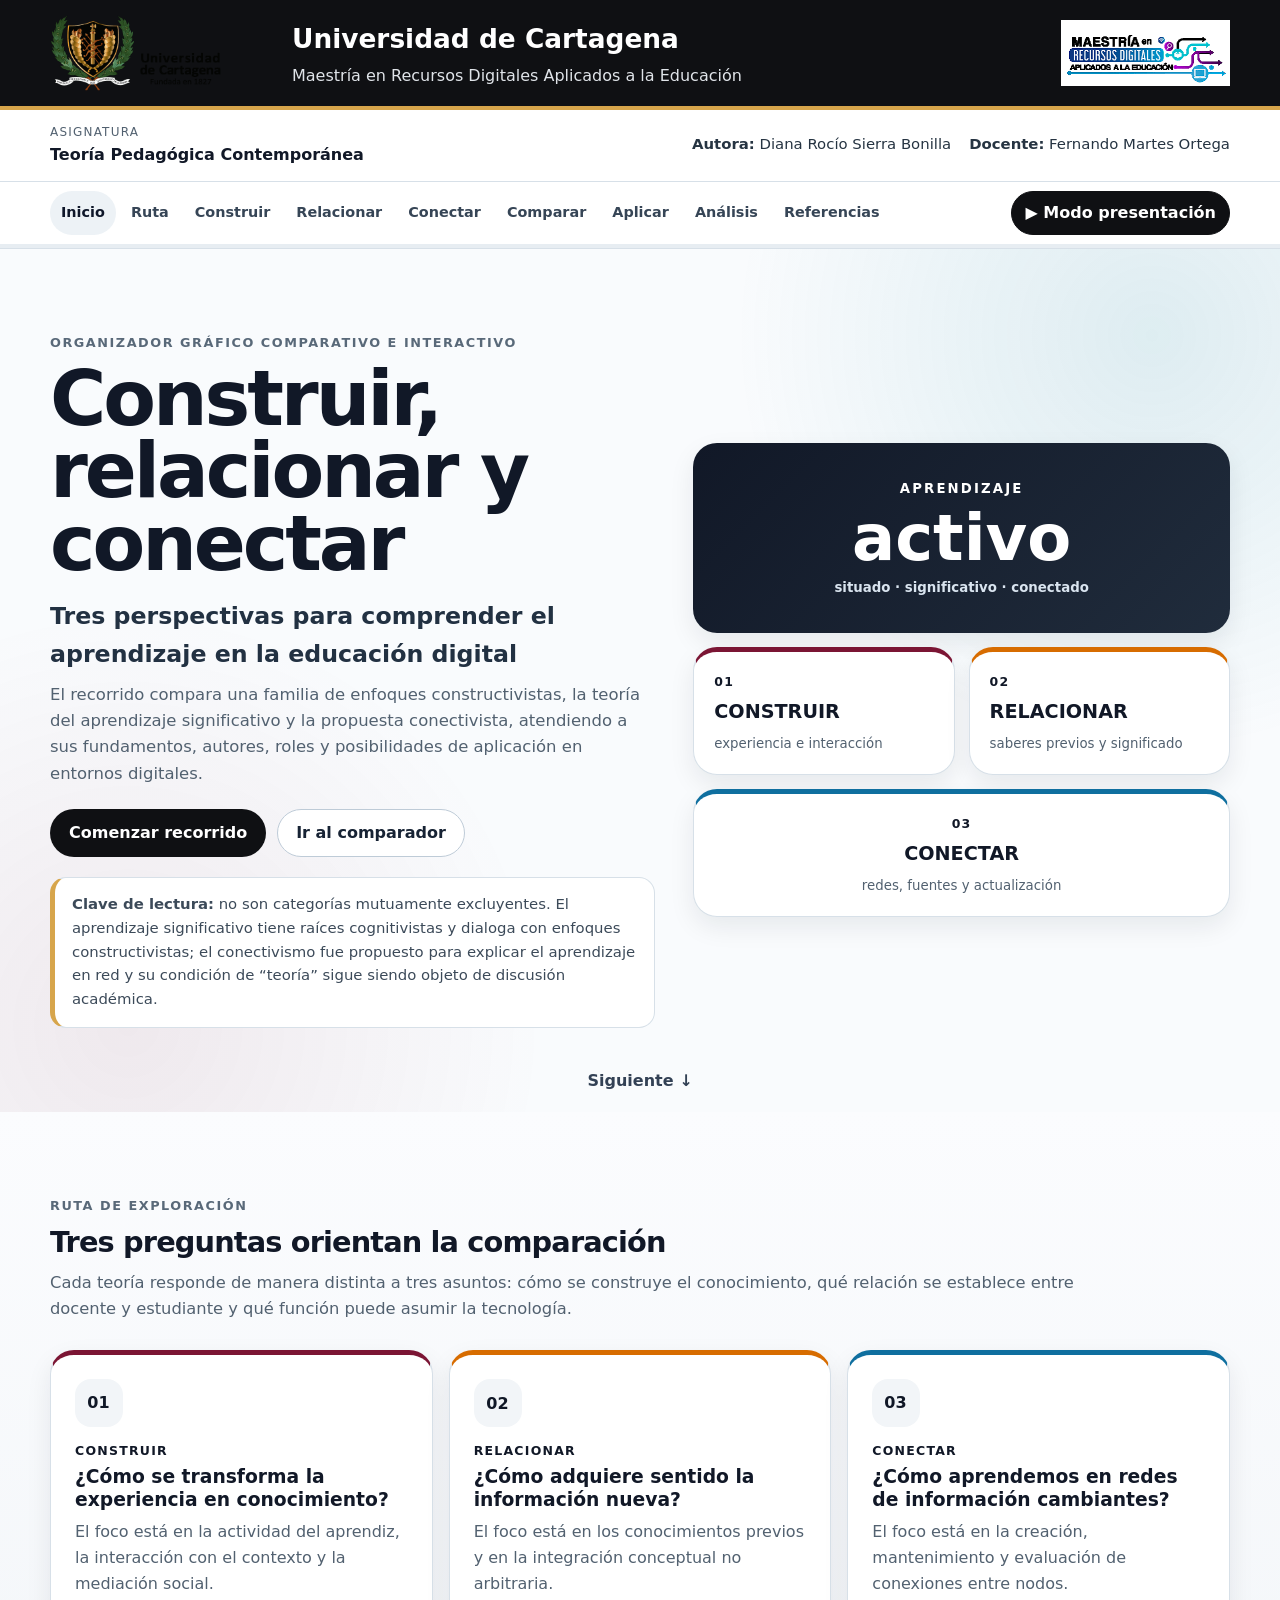
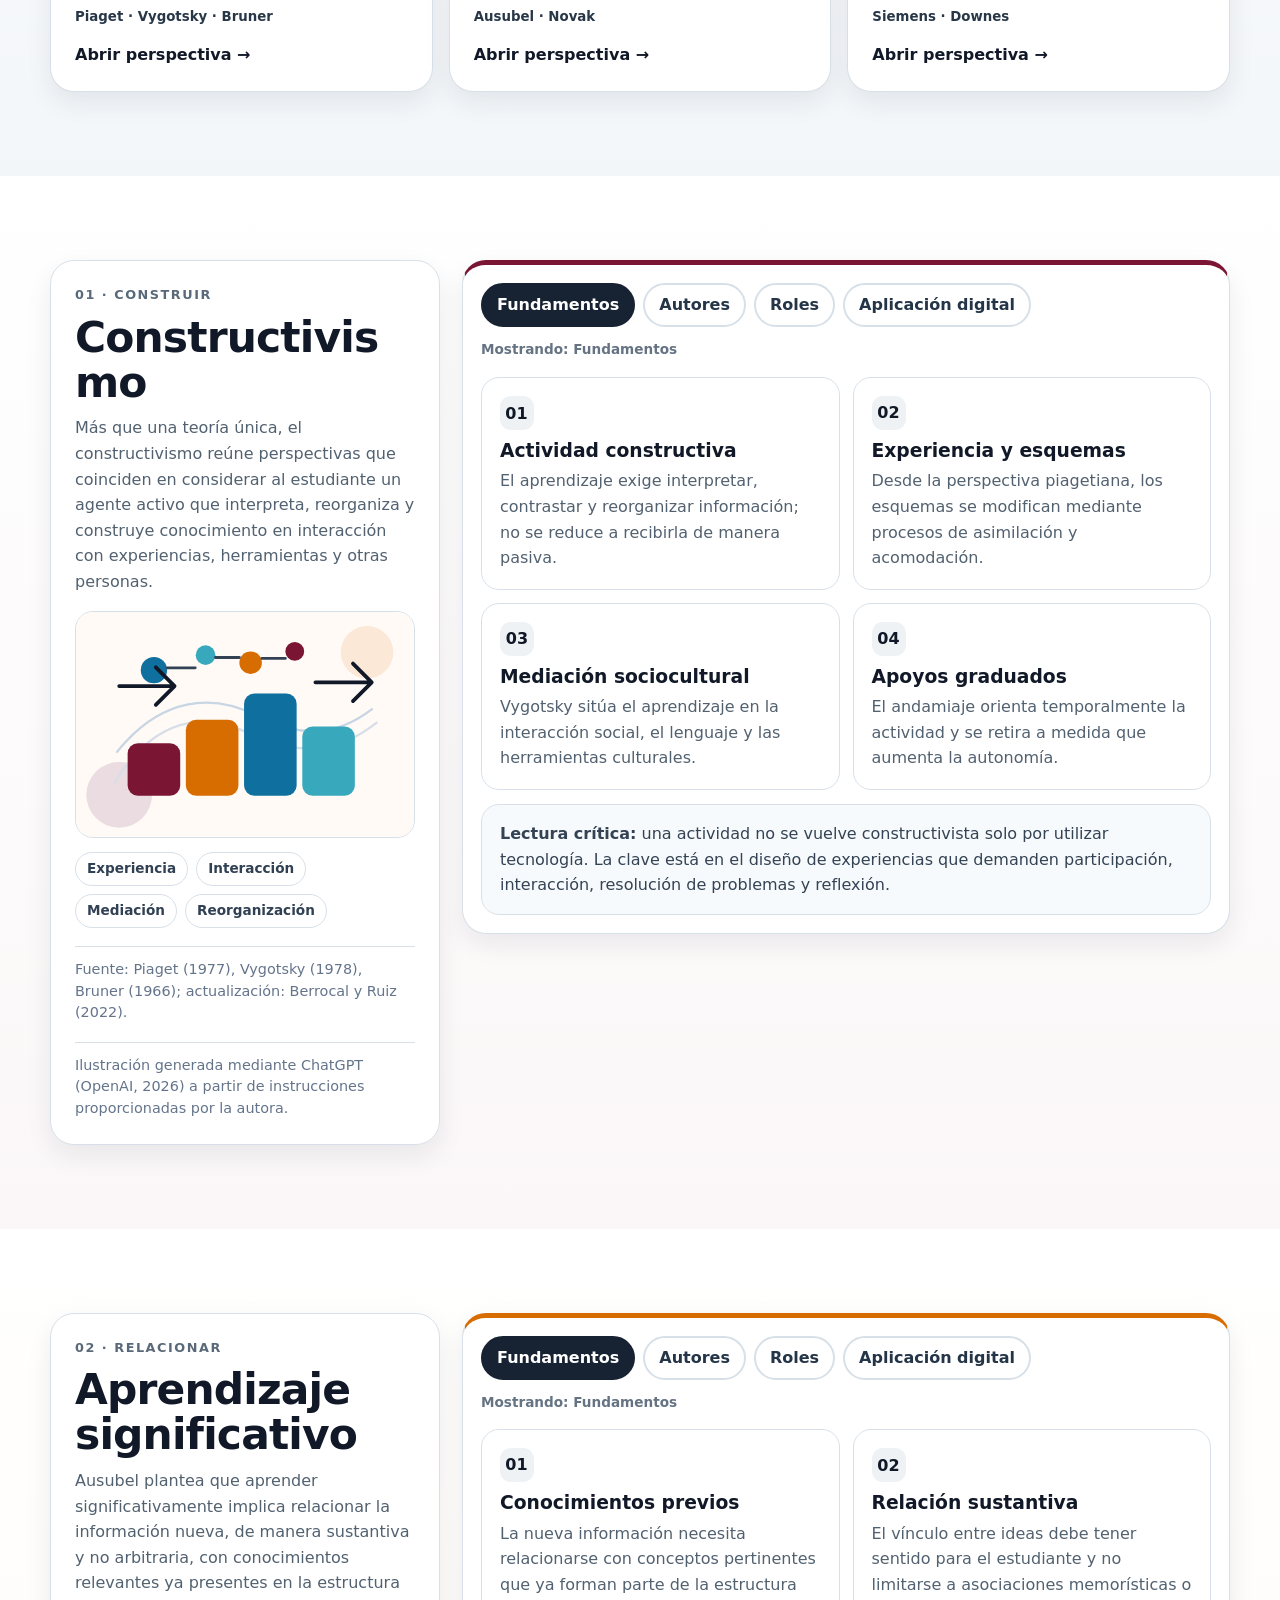
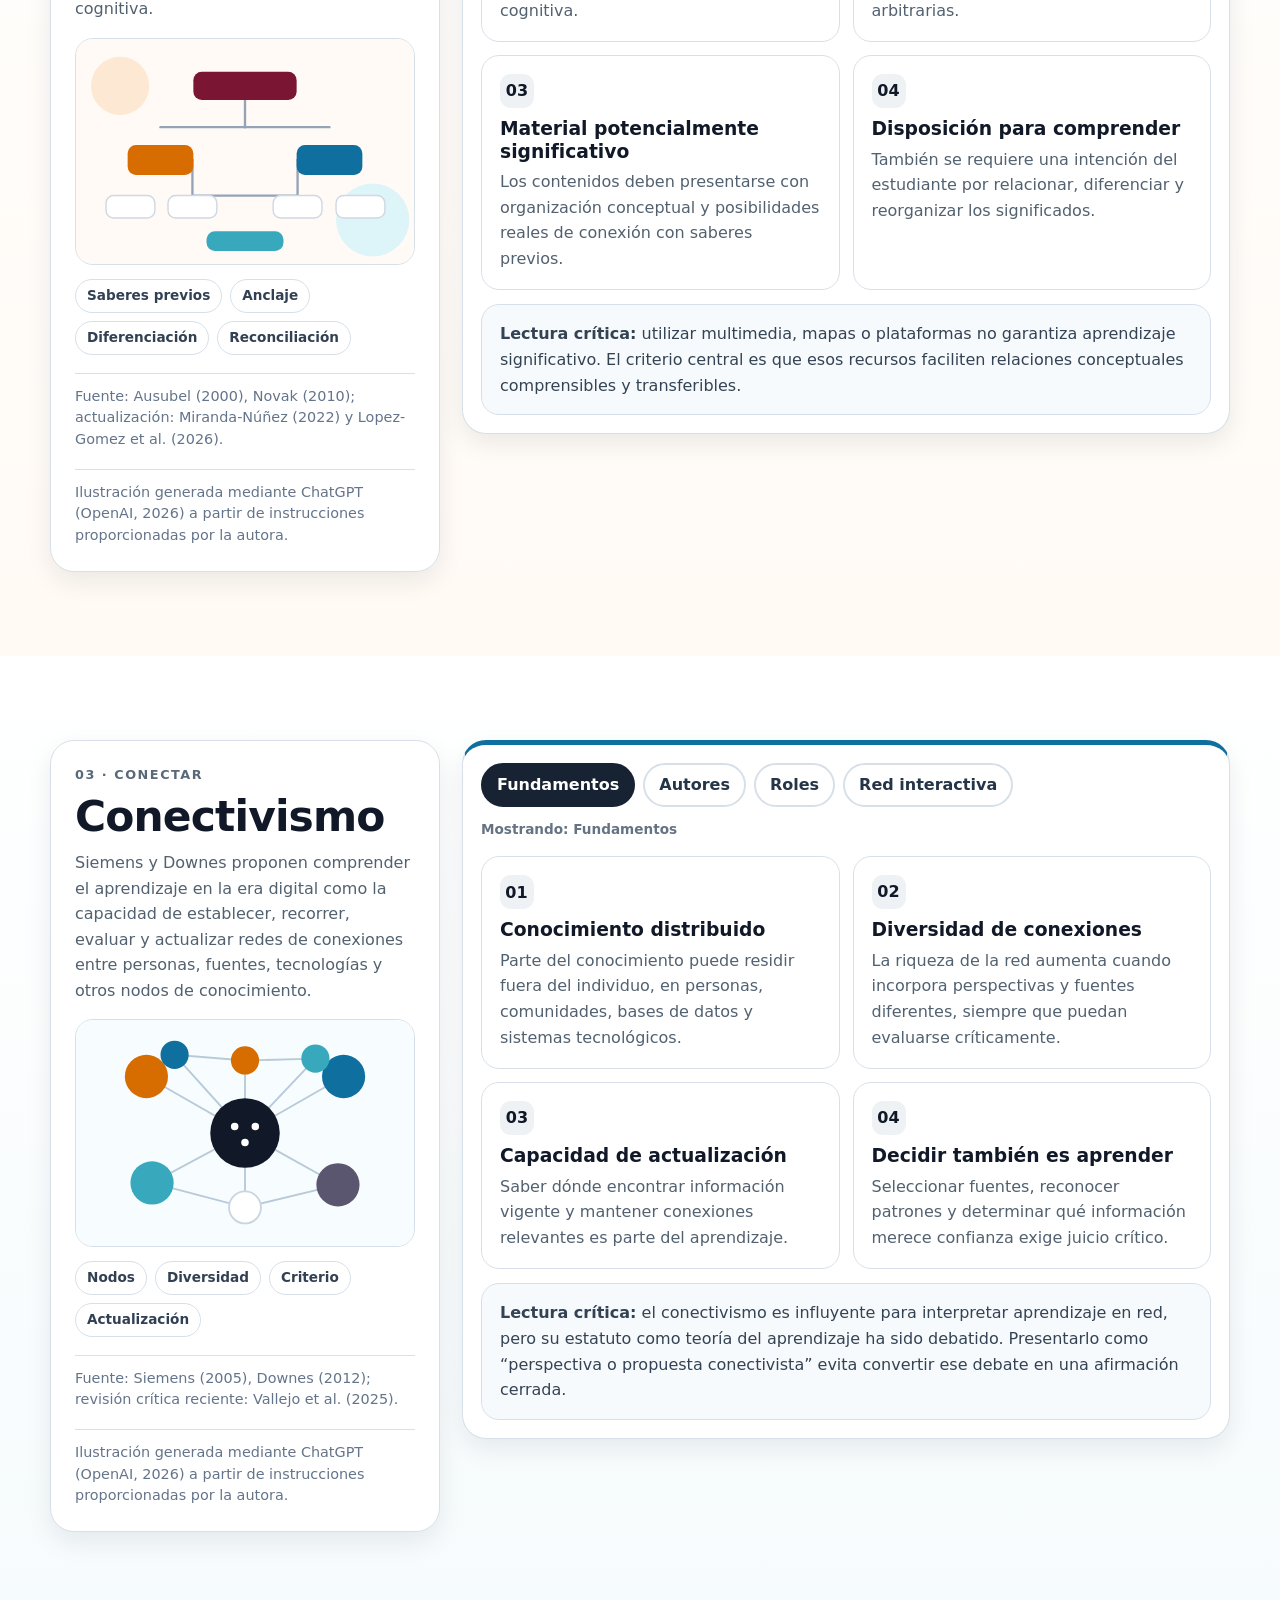
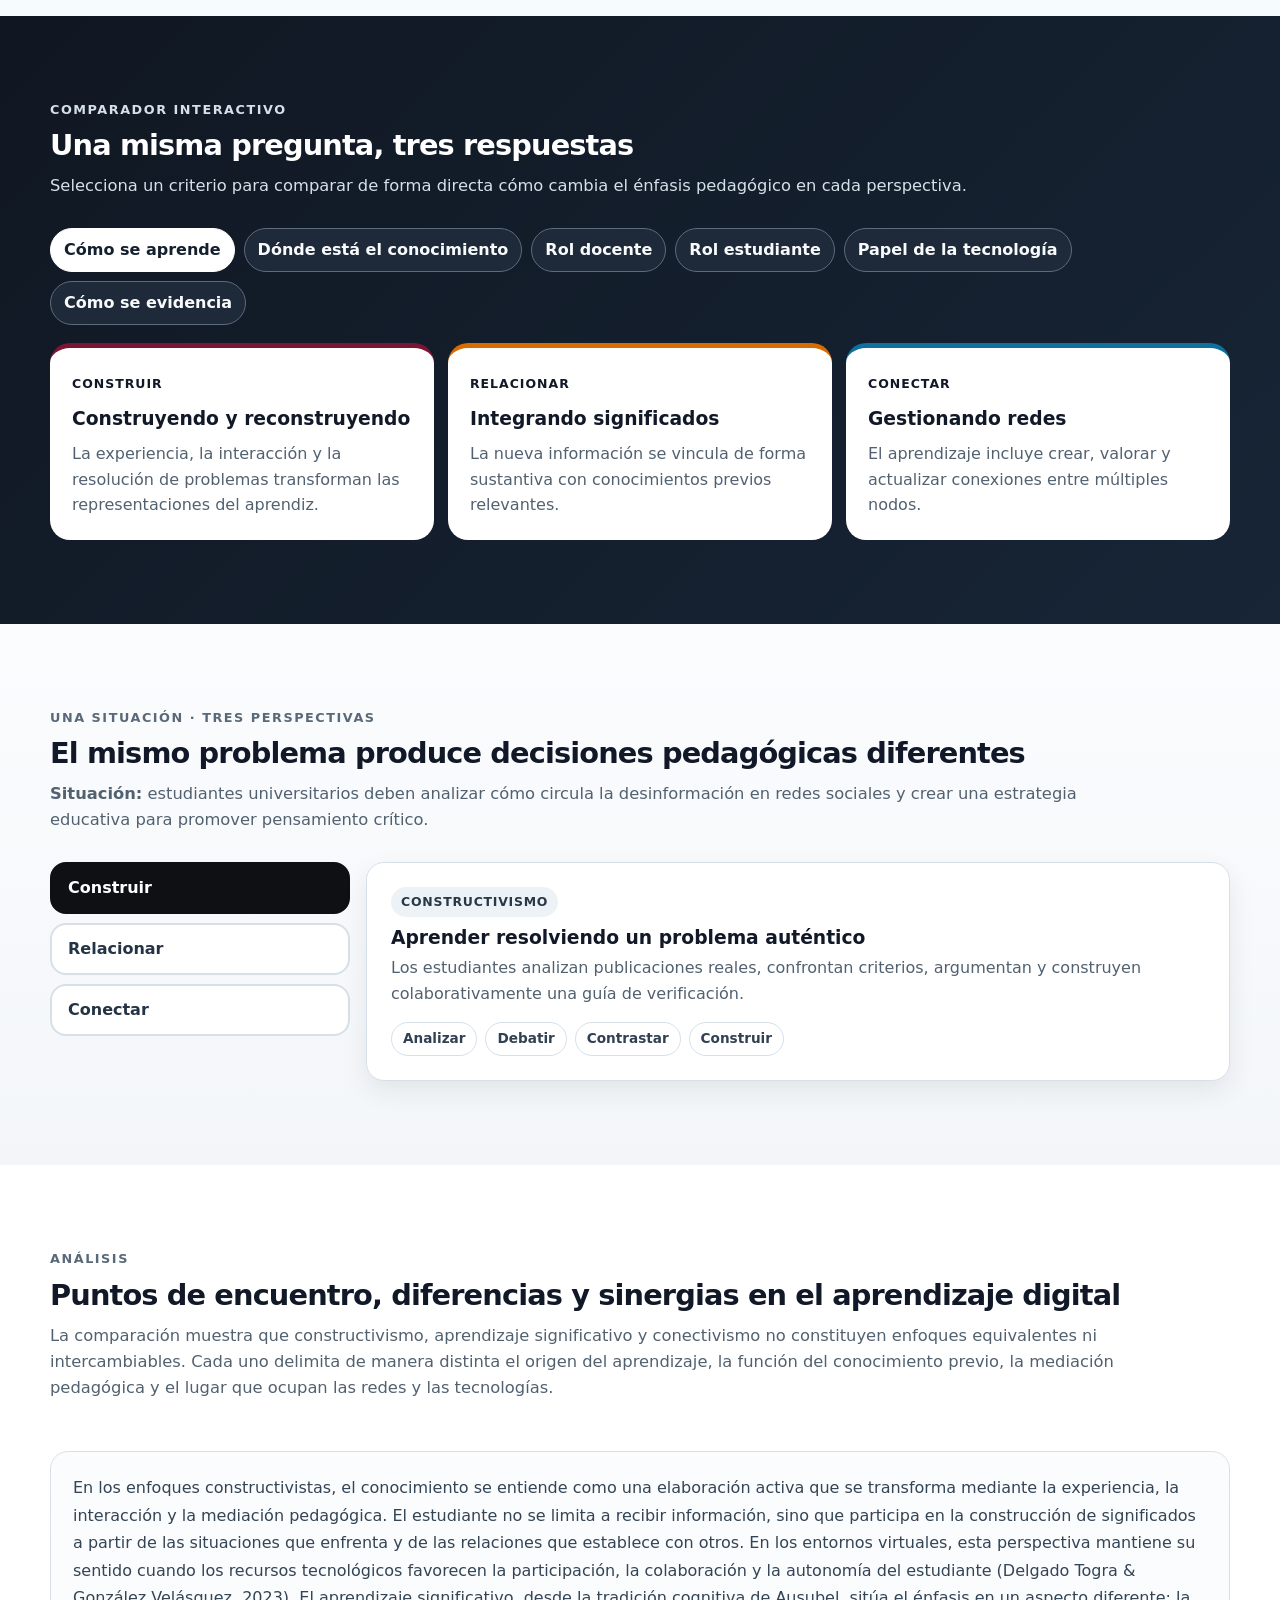
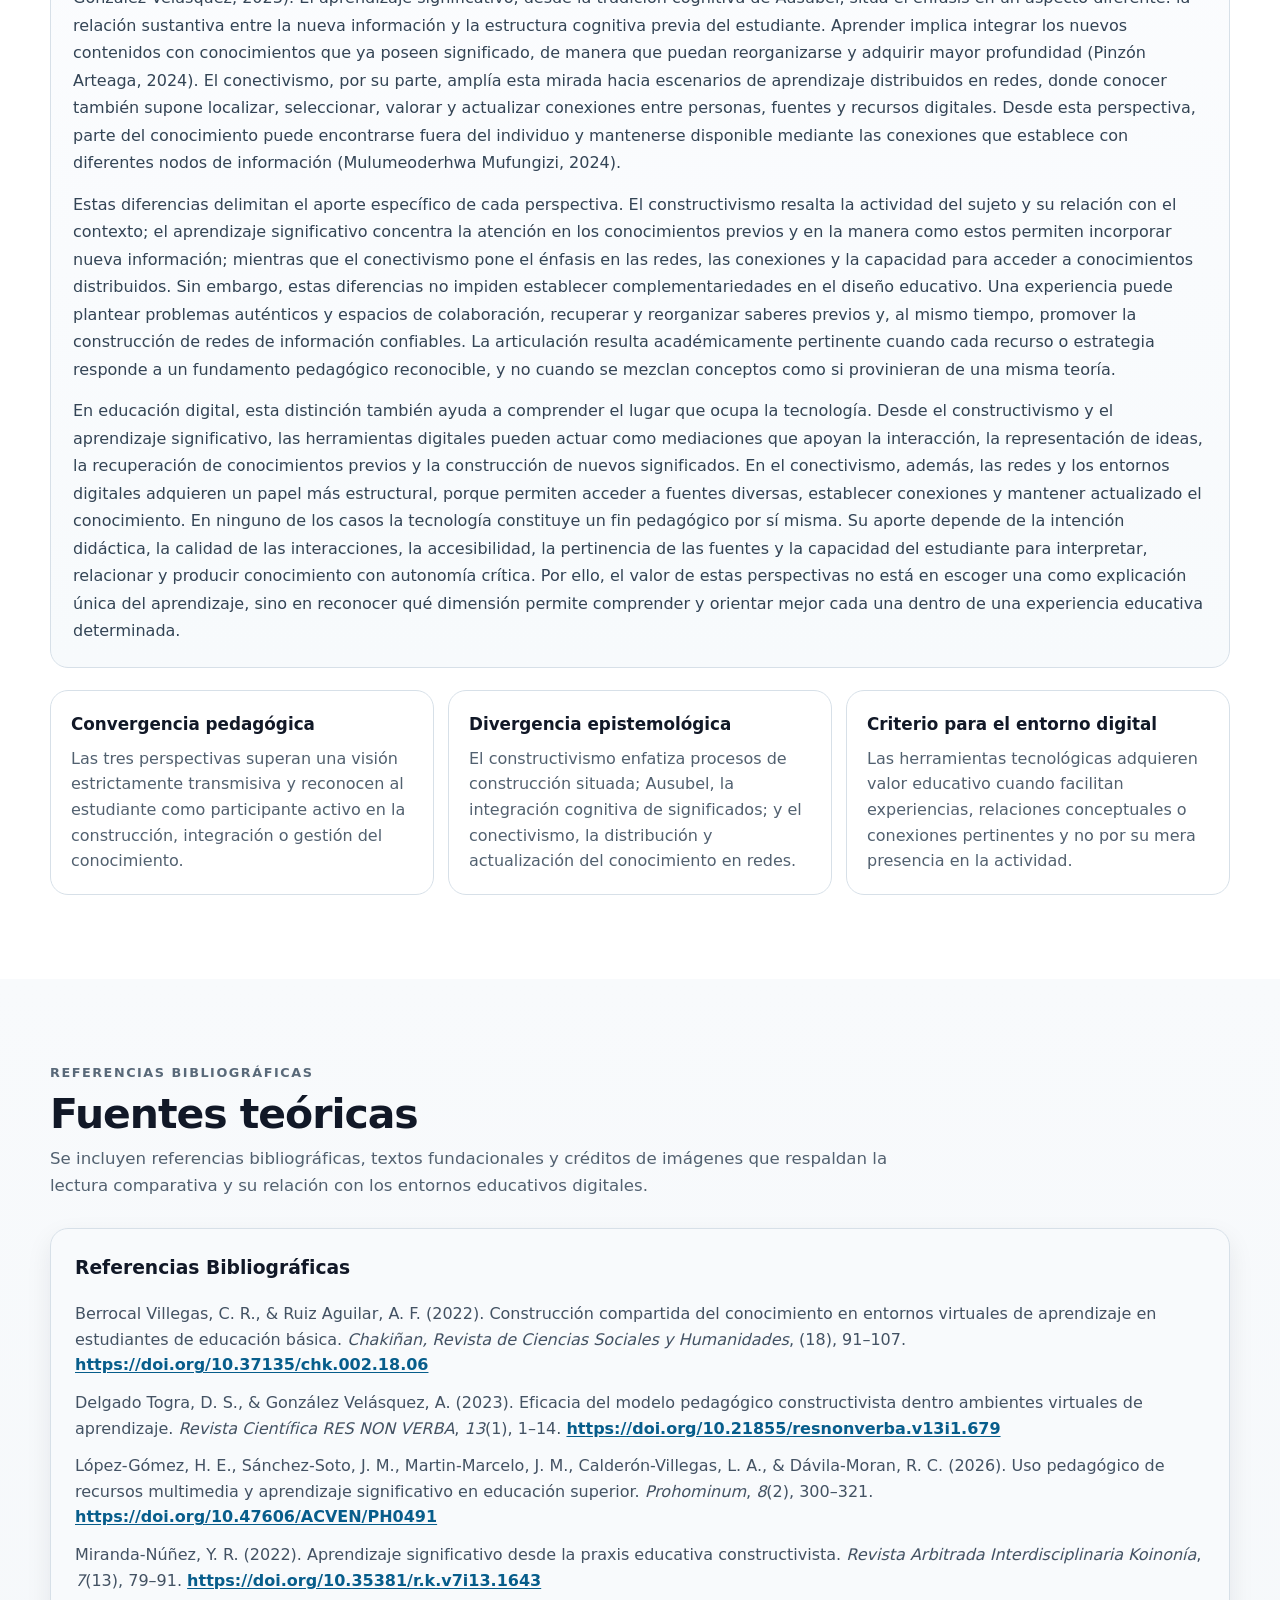
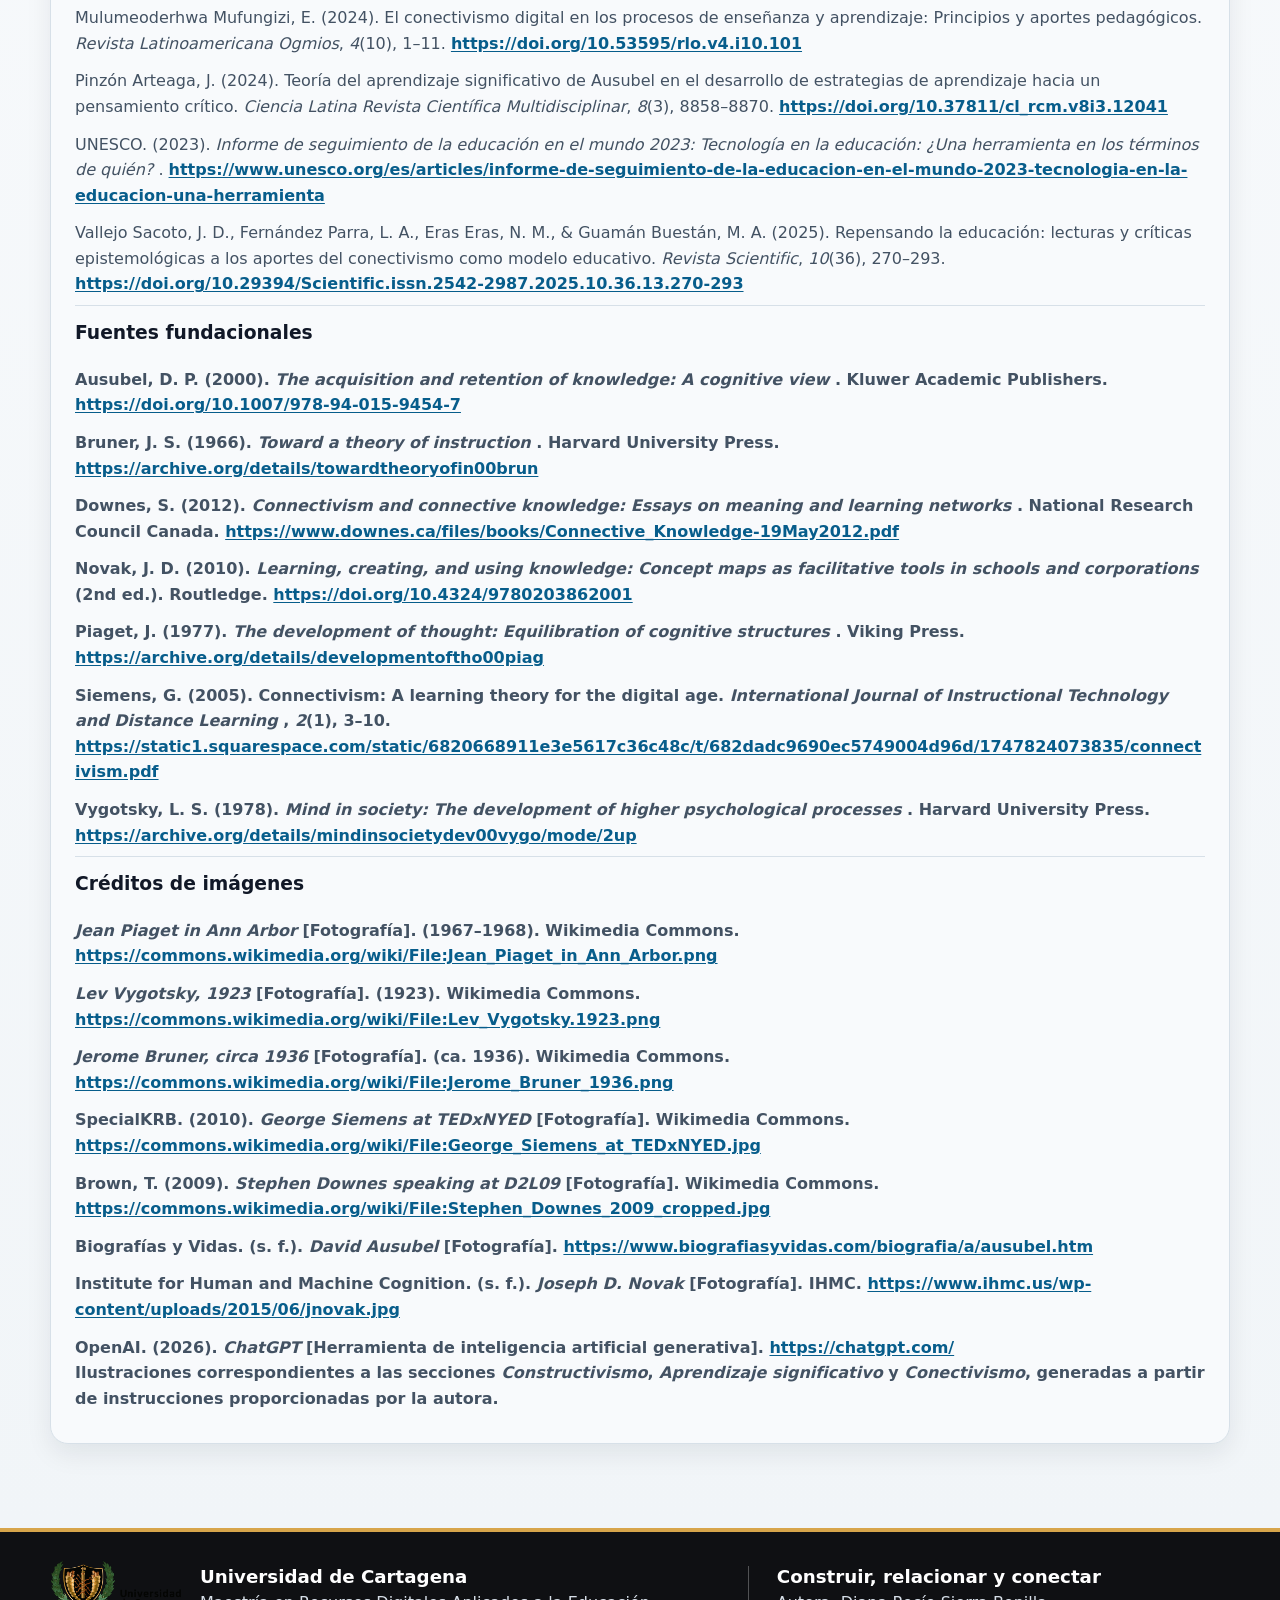
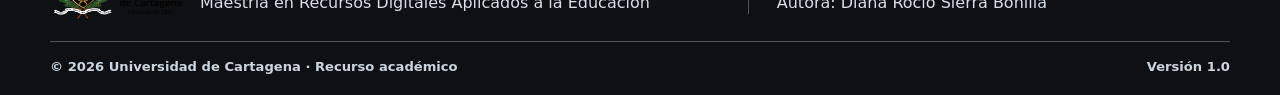
<file: index.html>
<!DOCTYPE html>

<html lang="es">
<head>
<meta charset="utf-8"/>
<meta content="width=device-width, initial-scale=1" name="viewport"/>
<meta content="#0f1013" name="theme-color"/>
<meta content="Micrositio interactivo sobre constructivismo, aprendizaje significativo y conectivismo en la educación digital." name="description"/>
<link href="https://drsierra-ui.github.io/Teorias-Pedagogicas-Contemporaneas/" rel="canonical"/>
<meta content="Construir, relacionar y conectar | Teoría Pedagógica Contemporánea" property="og:title"/>
<meta content="Micrositio interactivo sobre constructivismo, aprendizaje significativo y conectivismo en la educación digital." property="og:description"/>
<meta content="website" property="og:type"/>
<meta content="https://drsierra-ui.github.io/Teorias-Pedagogicas-Contemporaneas/" property="og:url"/>
<meta content="https://drsierra-ui.github.io/Teorias-Pedagogicas-Contemporaneas/assets/logo-udc.png" property="og:image"/>
<meta content="summary" name="twitter:card"/>
<meta content="Construir, relacionar y conectar | Teoría Pedagógica Contemporánea" name="twitter:title"/>
<meta content="Micrositio interactivo sobre constructivismo, aprendizaje significativo y conectivismo en la educación digital." name="twitter:description"/>
<link href="assets/logo-udc.png" rel="icon" type="image/png"/>
<title>Construir, relacionar y conectar | Teoría Pedagógica Contemporánea</title>
<link href="styles.css" rel="stylesheet"/>
</head>

<body>

<a class="skip-link" href="#contenido">Saltar al contenido principal</a>

<header class="institutional-header" id="inicio">

<div class="institutional-band">
<div class="shell brand-row">

<img
    alt="Universidad de Cartagena"
    class="brand-logo brand-logo-udc"
    height="227"
    src="assets/logo-udc.png"
    width="510"
/>

<div class="brand-copy">
<p class="university-name">Universidad de Cartagena</p>
<p class="program-name">
Maestría en Recursos Digitales Aplicados a la Educación
</p>
</div>

<img
    alt="Maestría en Recursos Digitales Aplicados a la Educación"
    class="brand-logo brand-logo-master"
    height="129"
    src="assets/logo-maestria.png"
    width="331"
/>

</div>
</div>

<div class="course-bar">
<div class="shell course-row">

<div>
<span class="course-label">Asignatura</span>
<strong>Teoría Pedagógica Contemporánea</strong>
</div>

<div class="credits">
<span><b>Autora:</b> Diana Rocío Sierra Bonilla</span>
<span><b>Docente:</b> Fernando Martes Ortega</span>
</div>

</div>
</div>

</header>


<nav aria-label="Navegación principal" class="site-nav">

<div class="shell nav-row">

<div aria-label="Secciones del micrositio" class="nav-links">

<a class="nav-link" href="#portada">Inicio</a>
<a class="nav-link" href="#explorar">Ruta</a>
<a class="nav-link" href="#construir">Construir</a>
<a class="nav-link" href="#relacionar">Relacionar</a>
<a class="nav-link" href="#conectar">Conectar</a>
<a class="nav-link" href="#comparar">Comparar</a>
<a class="nav-link" href="#aplicar">Aplicar</a>
<a class="nav-link" href="#sintesis">Análisis</a>
<a class="nav-link" href="#referencias">Referencias</a>

</div>

<button
    aria-pressed="false"
    class="presentation-toggle"
    id="presentationToggle"
    type="button"
>
▶ Modo presentación
</button>

</div>

<div aria-hidden="true" class="progress-track">
<span id="progressBar"></span>
</div>

</nav>


<div aria-hidden="true" class="presentation-chrome">

<header class="presentation-header">

<div class="presentation-header-inner">

<img
    alt="Universidad de Cartagena"
    class="presentation-logo presentation-logo-udc"
    height="227"
    src="assets/logo-udc.png"
    width="510"
/>

<div class="presentation-header-copy">
<strong>Teoría Pedagógica Contemporánea</strong>
<span>Maestría en Recursos Digitales Aplicados a la Educación</span>
</div>

<img
    alt="Maestría en Recursos Digitales Aplicados a la Educación"
    class="presentation-logo presentation-logo-master"
    height="129"
    src="assets/logo-maestria.png"
    width="331"
/>

</div>

</header>


<footer class="presentation-footer">

<div class="presentation-footer-inner">

<div class="footer-structure-top presentation-footer-top">

<div class="footer-brand-block">

<img
    alt="Universidad de Cartagena"
    class="footer-structure-logo"
    height="227"
    src="assets/logo-udc.png"
    width="510"
/>

<div class="footer-structure-copy">
<strong>Universidad de Cartagena</strong>
<span>Maestría en Recursos Digitales Aplicados a la Educación</span>
</div>

</div>

<div class="footer-resource-block">
<strong>Construir, relacionar y conectar</strong>
<span>Autora: Diana Rocío Sierra Bonilla</span>
</div>

</div>

<div class="footer-structure-bottom presentation-footer-bottom">
<span>© 2026 Universidad de Cartagena · Recurso académico</span>
<span>Versión 1.0</span>
</div>

</div>

</footer>

</div>


<main id="contenido">


<!-- ============================================================
     PORTADA
============================================================ -->

<section
    aria-labelledby="hero-title"
    class="scene hero"
    data-scene-title="Portada"
    id="portada"
>

<div class="shell hero-grid">

<div class="hero-copy reveal">

<p class="eyebrow">
Organizador gráfico comparativo e interactivo
</p>

<h1 id="hero-title">
Construir, relacionar y conectar
</h1>

<p class="hero-subtitle">
Tres perspectivas para comprender el aprendizaje en la educación digital
</p>

<p class="hero-question">
El recorrido compara una familia de enfoques constructivistas,
la teoría del aprendizaje significativo y la propuesta conectivista,
atendiendo a sus fundamentos, autores, roles y posibilidades de
aplicación en entornos digitales.
</p>

<div class="hero-actions">

<a class="button button-primary" href="#explorar">
Comenzar recorrido
</a>

<a class="button button-secondary" href="#comparar">
Ir al comparador
</a>

</div>

<p class="academic-note">
<strong>Clave de lectura:</strong>
no son categorías mutuamente excluyentes. El aprendizaje significativo
tiene raíces cognitivistas y dialoga con enfoques constructivistas;
el conectivismo fue propuesto para explicar el aprendizaje en red y
su condición de “teoría” sigue siendo objeto de discusión académica.
</p>

</div>


<div
    aria-label="Síntesis visual de las tres perspectivas"
    class="hero-visual reveal"
>

<div class="hero-core">
<span>APRENDIZAJE</span>
<strong>activo</strong>
<small>situado · significativo · conectado</small>
</div>

<article class="orbit-card orbit-build">
<span>01</span>
<b>CONSTRUIR</b>
<small>experiencia e interacción</small>
</article>

<article class="orbit-card orbit-relate">
<span>02</span>
<b>RELACIONAR</b>
<small>saberes previos y significado</small>
</article>

<article class="orbit-card orbit-connect">
<span>03</span>
<b>CONECTAR</b>
<small>redes, fuentes y actualización</small>
</article>

</div>

</div>

<a class="scene-next" href="#explorar">
Siguiente <span aria-hidden="true">↓</span>
</a>

</section>



<!-- ============================================================
     RUTA DE EXPLORACIÓN
============================================================ -->

<section
    aria-labelledby="explorar-title"
    class="scene section-soft"
    data-scene-title="Ruta de exploración"
    id="explorar"
>

<div class="shell">

<div class="section-heading reveal">

<p class="eyebrow">
Ruta de exploración
</p>

<h2 id="explorar-title">
Tres preguntas orientan la comparación
</h2>

<p>
Cada teoría responde de manera distinta a tres asuntos:
cómo se construye el conocimiento, qué relación se establece
entre docente y estudiante y qué función puede asumir la tecnología.
</p>

</div>


<div class="route-grid">

<a class="route-card build reveal" href="#construir">

<span class="route-number">01</span>

<div>

<p class="route-kicker">
Construir
</p>

<h3>
¿Cómo se transforma la experiencia en conocimiento?
</h3>

<p>
El foco está en la actividad del aprendiz,
la interacción con el contexto y la mediación social.
</p>

<small>
Piaget · Vygotsky · Bruner
</small>

</div>

<span class="route-cta">
Abrir perspectiva →
</span>

</a>


<a class="route-card relate reveal" href="#relacionar">

<span class="route-number">02</span>

<div>

<p class="route-kicker">
Relacionar
</p>

<h3>
¿Cómo adquiere sentido la información nueva?
</h3>

<p>
El foco está en los conocimientos previos y
en la integración conceptual no arbitraria.
</p>

<small>
Ausubel · Novak
</small>

</div>

<span class="route-cta">
Abrir perspectiva →
</span>

</a>


<a class="route-card connect reveal" href="#conectar">

<span class="route-number">03</span>

<div>

<p class="route-kicker">
Conectar
</p>

<h3>
¿Cómo aprendemos en redes de información cambiantes?
</h3>

<p>
El foco está en la creación, mantenimiento y evaluación
de conexiones entre nodos.
</p>

<small>
Siemens · Downes
</small>

</div>

<span class="route-cta">
Abrir perspectiva →
</span>

</a>

</div>

</div>

</section>



<!-- ============================================================
     CONSTRUCTIVISMO
============================================================ -->

<section
    aria-labelledby="constructivismo-title"
    class="scene theory-scene build-scene"
    data-scene-title="Constructivismo"
    id="construir"
>

<div class="shell theory-layout">


<aside class="theory-visual-card reveal">

<p class="eyebrow">
01 · Construir
</p>

<h2 id="constructivismo-title">
Constructivismo
</h2>

<p class="lead">
Más que una teoría única, el constructivismo reúne perspectivas
que coinciden en considerar al estudiante un agente activo que
interpreta, reorganiza y construye conocimiento en interacción
con experiencias, herramientas y otras personas.
</p>

<img
    alt="Ilustración abstracta de construcción progresiva mediante bloques, nodos y conexiones"
    height="480"
    loading="lazy"
    src="assets/illustrations/constructivismo.svg"
    width="720"
/>

<div
    aria-label="Conceptos visuales del constructivismo"
    class="legend"
>

<span>Experiencia</span>
<span>Interacción</span>
<span>Mediación</span>
<span>Reorganización</span>

</div>

<p class="source-line">
Fuente: Piaget (1977), Vygotsky (1978), Bruner (1966);
actualización: Berrocal y Ruiz (2022).
</p>

<p class="source-line">
Ilustración generada mediante ChatGPT (OpenAI, 2026)
a partir de instrucciones proporcionadas por la autora.
</p>

</aside>


<div class="theory-content reveal" data-panel-group="">


<div
    aria-label="Explorar el constructivismo"
    class="tabbar"
    role="tablist"
>

<button
    aria-controls="build-foundations"
    aria-selected="true"
    class="panel-tab active"
    data-panel="build-foundations"
    role="tab"
    type="button"
>
Fundamentos
</button>

<button
    aria-controls="build-authors"
    aria-selected="false"
    class="panel-tab"
    data-panel="build-authors"
    role="tab"
    type="button"
>
Autores
</button>

<button
    aria-controls="build-roles"
    aria-selected="false"
    class="panel-tab"
    data-panel="build-roles"
    role="tab"
    type="button"
>
Roles
</button>

<button
    aria-controls="build-digital"
    aria-selected="false"
    class="panel-tab"
    data-panel="build-digital"
    role="tab"
    type="button"
>
Aplicación digital
</button>

</div>


<div aria-live="polite" class="panel-status">
Mostrando: Fundamentos
</div>


<!-- FUNDAMENTOS -->

<div
    class="panel-content active"
    id="build-foundations"
    role="tabpanel"
>

<div class="principle-grid">

<article>

<span>01</span>

<h3>
Actividad constructiva
</h3>

<p>
El aprendizaje exige interpretar, contrastar y reorganizar
información; no se reduce a recibirla de manera pasiva.
</p>

</article>


<article>

<span>02</span>

<h3>
Experiencia y esquemas
</h3>

<p>
Desde la perspectiva piagetiana, los esquemas se modifican
mediante procesos de asimilación y acomodación.
</p>

</article>


<article>

<span>03</span>

<h3>
Mediación sociocultural
</h3>

<p>
Vygotsky sitúa el aprendizaje en la interacción social,
el lenguaje y las herramientas culturales.
</p>

</article>


<article>

<span>04</span>

<h3>
Apoyos graduados
</h3>

<p>
El andamiaje orienta temporalmente la actividad y se retira
a medida que aumenta la autonomía.
</p>

</article>

</div>


<div class="critical-note">

<strong>Lectura crítica:</strong>

una actividad no se vuelve constructivista solo por utilizar tecnología.
La clave está en el diseño de experiencias que demanden participación,
interacción, resolución de problemas y reflexión.

</div>

</div>


<!-- AUTORES -->

<div
    class="panel-content"
    hidden
    id="build-authors"
    role="tabpanel"
>

<div class="author-grid three">


<article class="author-card">

<img
    alt="Retrato de Jean Piaget"
    height="560"
    loading="lazy"
    src="assets/authors/piaget.jpg"
    width="560"
/>

<div>

<h3>
Jean Piaget
</h3>

<p>
Explica la construcción cognitiva mediante la reorganización
progresiva de esquemas y el equilibrio entre asimilación
y acomodación.
</p>

</div>

</article>


<article class="author-card">

<img
    alt="Retrato de Lev Vygotsky"
    height="560"
    loading="lazy"
    src="assets/authors/vygotsky.jpg"
    width="560"
/>

<div>

<h3>
Lev Vygotsky
</h3>

<p>
Destaca la mediación social y cultural, el lenguaje y la zona de
desarrollo próximo como condiciones del aprendizaje.
</p>

</div>

</article>


<article class="author-card">

<img
    alt="Retrato de Jerome Bruner"
    height="560"
    loading="lazy"
    src="assets/authors/bruner.jpg"
    width="560"
/>

<div>

<h3>
Jerome Bruner
</h3>

<p>
Desarrolla aportes sobre aprendizaje por descubrimiento,
modos de representación y apoyo progresivo al aprendiz.
</p>

</div>

</article>

</div>


<p class="source-line">
Fuente de las imágenes: Wikimedia Commons.
Consulte los créditos completos y las licencias
en la sección Referencias.
</p>

</div>


<!-- ROLES -->

<div
    class="panel-content"
    hidden
    id="build-roles"
    role="tabpanel"
>

<div class="role-grid">

<article>

<span>Docente</span>

<h3>
Mediador y diseñador de experiencias
</h3>

<p>
Propone problemas, organiza interacciones, formula preguntas,
ofrece apoyos y promueve reflexión sobre el proceso.
</p>

</article>


<article>

<span>Estudiante</span>

<h3>
Constructor activo
</h3>

<p>
Explora, formula hipótesis, argumenta, colabora, toma decisiones
y revisa sus representaciones a partir de nuevas evidencias.
</p>

</article>

</div>

</div>


<!-- APLICACIÓN DIGITAL -->

<div
    class="panel-content"
    hidden
    id="build-digital"
    role="tabpanel"
>

<div class="application-card">

<div>

<span class="badge">
Ejemplo
</span>

<h3>
Resolver un problema auténtico con producción colaborativa
</h3>

<p>
El grupo analiza una situación real, contrasta fuentes,
discute interpretaciones y crea una solución argumentada
mediante documentos compartidos, foros, simulaciones
o murales digitales.
</p>

</div>

<ol>

<li>Problema situado</li>
<li>Exploración de evidencias</li>
<li>Interacción y contraste</li>
<li>Producción y revisión</li>

</ol>

</div>

</div>


<!-- CIERRE CORRECTO DE theory-content -->

</div>

</div>

</section>



<!-- ============================================================
     APRENDIZAJE SIGNIFICATIVO
============================================================ -->

<section
    aria-labelledby="significativo-title"
    class="scene theory-scene relate-scene"
    data-scene-title="Aprendizaje significativo"
    id="relacionar"
>

<div class="shell theory-layout">


<aside class="theory-visual-card reveal">

<p class="eyebrow">
02 · Relacionar
</p>

<h2 id="significativo-title">
Aprendizaje significativo
</h2>

<p class="lead">
Ausubel plantea que aprender significativamente implica relacionar
la información nueva, de manera sustantiva y no arbitraria,
con conocimientos relevantes ya presentes en la estructura cognitiva.
</p>

<img
    alt="Ilustración abstracta de un mapa conceptual jerárquico con nodos conectados"
    height="480"
    loading="lazy"
    src="assets/illustrations/significativo.svg"
    width="720"
/>

<div class="legend">

<span>Saberes previos</span>
<span>Anclaje</span>
<span>Diferenciación</span>
<span>Reconciliación</span>

</div>

<p class="source-line">
Fuente: Ausubel (2000), Novak (2010);
actualización: Miranda-Núñez (2022) y Lopez-Gomez et al. (2026).
</p>

<p class="source-line">
Ilustración generada mediante ChatGPT (OpenAI, 2026)
a partir de instrucciones proporcionadas por la autora.
</p>

</aside>


<div class="theory-content reveal" data-panel-group="">


<div
    aria-label="Explorar el aprendizaje significativo"
    class="tabbar"
    role="tablist"
>

<button
    aria-controls="rel-foundations"
    aria-selected="true"
    class="panel-tab active"
    data-panel="rel-foundations"
    role="tab"
    type="button"
>
Fundamentos
</button>

<button
    aria-controls="rel-authors"
    aria-selected="false"
    class="panel-tab"
    data-panel="rel-authors"
    role="tab"
    type="button"
>
Autores
</button>

<button
    aria-controls="rel-roles"
    aria-selected="false"
    class="panel-tab"
    data-panel="rel-roles"
    role="tab"
    type="button"
>
Roles
</button>

<button
    aria-controls="rel-digital"
    aria-selected="false"
    class="panel-tab"
    data-panel="rel-digital"
    role="tab"
    type="button"
>
Aplicación digital
</button>

</div>


<div aria-live="polite" class="panel-status">
Mostrando: Fundamentos
</div>


<!-- FUNDAMENTOS -->

<div
    class="panel-content active"
    id="rel-foundations"
    role="tabpanel"
>

<div class="principle-grid">


<article>

<span>01</span>

<h3>
Conocimientos previos
</h3>

<p>
La nueva información necesita relacionarse con conceptos
pertinentes que ya forman parte de la estructura cognitiva.
</p>

</article>


<article>

<span>02</span>

<h3>
Relación sustantiva
</h3>

<p>
El vínculo entre ideas debe tener sentido para el estudiante
y no limitarse a asociaciones memorísticas o arbitrarias.
</p>

</article>


<article>

<span>03</span>

<h3>
Material potencialmente significativo
</h3>

<p>
Los contenidos deben presentarse con organización conceptual
y posibilidades reales de conexión con saberes previos.
</p>

</article>


<article>

<span>04</span>

<h3>
Disposición para comprender
</h3>

<p>
También se requiere una intención del estudiante por relacionar,
diferenciar y reorganizar los significados.
</p>

</article>

</div>


<div class="critical-note">

<strong>Lectura crítica:</strong>

utilizar multimedia, mapas o plataformas no garantiza
aprendizaje significativo. El criterio central es que esos
recursos faciliten relaciones conceptuales comprensibles
y transferibles.

</div>

</div>


<!-- AUTORES -->

<div
    class="panel-content"
    hidden
    id="rel-authors"
    role="tabpanel"
>

<div class="author-grid two">


<article class="author-card">

<img
    alt="Retrato de David Ausubel"
    height="560"
    loading="lazy"
    src="assets/authors/ausubel.jpg"
    width="560"
/>

<div>

<h3>
David Ausubel
</h3>

<p>
Formula la teoría de la asimilación y destaca el papel decisivo
del conocimiento previo y de los organizadores en la comprensión.
</p>

</div>

</article>


<article class="author-card">

<img
    alt="Retrato de Joseph Novak"
    height="560"
    loading="lazy"
    src="assets/authors/novak.jpg"
    width="560"
/>

<div>

<h3>
Joseph D. Novak
</h3>

<p>
Extiende esta perspectiva y desarrolla los mapas conceptuales
como una herramienta para representar relaciones y cambios
en la estructura de conocimiento.
</p>

</div>

</article>

</div>


<p class="source-line">
Fuente de las imágenes: Biografías y Vidas / IHMC.
Consulte los créditos completos y las licencias
en la sección Referencias.
</p>

</div>


<!-- ROLES -->

<div
    class="panel-content"
    hidden
    id="rel-roles"
    role="tabpanel"
>

<div class="role-grid">

<article>

<span>Docente</span>

<h3>
Organizador y mediador conceptual
</h3>

<p>
Explora saberes previos, secuencia contenidos, propone organizadores
y favorece relaciones entre conceptos nuevos y existentes.
</p>

</article>


<article>

<span>Estudiante</span>

<h3>
Constructor de relaciones significativas
</h3>

<p>
Activa conocimientos previos, compara, jerarquiza, diferencia
y reconcilia conceptos para comprender y transferir lo aprendido.
</p>

</article>

</div>

</div>


<!-- APLICACIÓN DIGITAL -->

<div
    class="panel-content"
    hidden
    id="rel-digital"
    role="tabpanel"
>

<div class="application-card">

<div>

<span class="badge">
Ejemplo
</span>

<h3>
Transformar un mapa conceptual inicial
</h3>

<p>
El estudiante representa lo que sabe, explora recursos multimedia
y fuentes seleccionadas, reorganiza el mapa y justifica qué
relaciones conceptuales cambiaron.
</p>

</div>

<ol>

<li>Activación de saberes previos</li>
<li>Exploración guiada</li>
<li>Mapa conceptual revisado</li>
<li>Explicación de cambios</li>

</ol>

</div>

</div>


<!-- CIERRE CORRECTO -->

</div>

</div>

</section>



<!-- ============================================================
     CONECTIVISMO
============================================================ -->

<section
    aria-labelledby="conectivismo-title"
    class="scene theory-scene connect-scene"
    data-scene-title="Conectivismo"
    id="conectar"
>

<div class="shell theory-layout">


<aside class="theory-visual-card reveal">

<p class="eyebrow">
03 · Conectar
</p>

<h2 id="conectivismo-title">
Conectivismo
</h2>

<p class="lead">
Siemens y Downes proponen comprender el aprendizaje en la era digital
como la capacidad de establecer, recorrer, evaluar y actualizar redes
de conexiones entre personas, fuentes, tecnologías y otros nodos
de conocimiento.
</p>

<img
    alt="Ilustración abstracta de una red distribuida de nodos conectados"
    height="480"
    loading="lazy"
    src="assets/illustrations/conectivismo.svg"
    width="720"
/>

<div class="legend">

<span>Nodos</span>
<span>Diversidad</span>
<span>Criterio</span>
<span>Actualización</span>

</div>

<p class="source-line">
Fuente: Siemens (2005), Downes (2012);
revisión crítica reciente: Vallejo et al. (2025).
</p>

<p class="source-line">
Ilustración generada mediante ChatGPT (OpenAI, 2026)
a partir de instrucciones proporcionadas por la autora.
</p>

</aside>


<div class="theory-content reveal" data-panel-group="">


<div
    aria-label="Explorar el conectivismo"
    class="tabbar"
    role="tablist"
>

<button
    aria-controls="con-foundations"
    aria-selected="true"
    class="panel-tab active"
    data-panel="con-foundations"
    role="tab"
    type="button"
>
Fundamentos
</button>

<button
    aria-controls="con-authors"
    aria-selected="false"
    class="panel-tab"
    data-panel="con-authors"
    role="tab"
    type="button"
>
Autores
</button>

<button
    aria-controls="con-roles"
    aria-selected="false"
    class="panel-tab"
    data-panel="con-roles"
    role="tab"
    type="button"
>
Roles
</button>

<button
    aria-controls="con-network"
    aria-selected="false"
    class="panel-tab"
    data-panel="con-network"
    role="tab"
    type="button"
>
Red interactiva
</button>

</div>


<div aria-live="polite" class="panel-status">
Mostrando: Fundamentos
</div>


<!-- FUNDAMENTOS -->

<div
    class="panel-content active"
    id="con-foundations"
    role="tabpanel"
>

<div class="principle-grid">


<article>

<span>01</span>

<h3>
Conocimiento distribuido
</h3>

<p>
Parte del conocimiento puede residir fuera del individuo,
en personas, comunidades, bases de datos y sistemas tecnológicos.
</p>

</article>


<article>

<span>02</span>

<h3>
Diversidad de conexiones
</h3>

<p>
La riqueza de la red aumenta cuando incorpora perspectivas
y fuentes diferentes, siempre que puedan evaluarse críticamente.
</p>

</article>


<article>

<span>03</span>

<h3>
Capacidad de actualización
</h3>

<p>
Saber dónde encontrar información vigente y mantener
conexiones relevantes es parte del aprendizaje.
</p>

</article>


<article>

<span>04</span>

<h3>
Decidir también es aprender
</h3>

<p>
Seleccionar fuentes, reconocer patrones y determinar qué información
merece confianza exige juicio crítico.
</p>

</article>

</div>


<div class="critical-note">

<strong>Lectura crítica:</strong>

el conectivismo es influyente para interpretar aprendizaje en red,
pero su estatuto como teoría del aprendizaje ha sido debatido.
Presentarlo como “perspectiva o propuesta conectivista” evita
convertir ese debate en una afirmación cerrada.

</div>

</div>


<!-- AUTORES -->

<div
    class="panel-content"
    hidden
    id="con-authors"
    role="tabpanel"
>

<div class="author-grid two">


<article class="author-card">

<img
    alt="Retrato de George Siemens"
    height="560"
    loading="lazy"
    src="assets/authors/siemens.jpg"
    width="560"
/>

<div>

<h3>
George Siemens
</h3>

<p>
Formula el conectivismo para explicar cómo cambia el aprendizaje
cuando el conocimiento circula en redes y se actualiza con rapidez.
</p>

</div>

</article>


<article class="author-card">

<img
    alt="Retrato de Stephen Downes"
    height="560"
    loading="lazy"
    src="assets/authors/downes.jpg"
    width="560"
/>

<div>

<h3>
Stephen Downes
</h3>

<p>
Profundiza la idea de conocimiento distribuido y de redes abiertas
en las que aprender significa crear y recorrer conexiones.
</p>

</div>

</article>

</div>


<p class="source-line">
Fuente de las imágenes: Wikimedia Commons.
Consulte los créditos completos y las licencias
en la sección Referencias.
</p>

</div>


<!-- ROLES -->

<div
    class="panel-content"
    hidden
    id="con-roles"
    role="tabpanel"
>

<div class="role-grid">

<article>

<span>Docente</span>

<h3>
Facilitador, curador y diseñador de conexiones
</h3>

<p>
Orienta la selección de fuentes, modela criterios de confiabilidad
y ayuda a construir redes de aprendizaje pertinentes.
</p>

</article>


<article>

<span>Estudiante</span>

<h3>
Gestor activo de su red de aprendizaje
</h3>

<p>
Busca, filtra, contrasta, comparte, produce y actualiza conexiones,
manteniendo una actitud crítica ante la abundancia informativa.
</p>

</article>

</div>

</div>


<!-- RED INTERACTIVA -->

<div
    class="panel-content"
    hidden
    id="con-network"
    role="tabpanel"
>

<p class="interaction-instruction">
Selecciona un nodo. El texto inferior explica su función
dentro de una red de aprendizaje.
</p>


<div class="network-board">

<button
    aria-pressed="false"
    class="node-button"
    data-message="Personas: aportan experiencia, retroalimentación y perspectivas situadas."
    type="button"
>
👥 <span>Personas</span>
</button>


<button
    aria-pressed="false"
    class="node-button"
    data-message="Fuentes: artículos, repositorios y medios amplían el acceso, pero requieren criterios de selección."
    type="button"
>
📚 <span>Fuentes</span>
</button>


<button
    aria-pressed="false"
    class="node-button"
    data-message="Comunidades: sostienen intercambio, discusión y aprendizaje distribuido."
    type="button"
>
🌐 <span>Comunidades</span>
</button>


<button
    aria-pressed="false"
    class="node-button"
    data-message="Herramientas: facilitan organizar, crear, visualizar y compartir información."
    type="button"
>
💻 <span>Herramientas</span>
</button>


<button
    aria-pressed="false"
    class="node-button"
    data-message="Datos: interpretarlos exige reconocer su procedencia, actualidad y limitaciones."
    type="button"
>
📊 <span>Datos</span>
</button>


<button
    aria-pressed="false"
    class="node-button"
    data-message="Especialistas: aportan conocimiento experto que debe contrastarse con otras evidencias."
    type="button"
>
🎓 <span>Especialistas</span>
</button>

</div>


<div
    aria-live="polite"
    class="network-feedback"
    id="networkMessage"
>
Selecciona un nodo para explorar su función.
</div>

</div>


<!-- CIERRE CORRECTO -->

</div>

</div>

</section>



<!-- ============================================================
     COMPARACIÓN
============================================================ -->

<section
    aria-labelledby="comparar-title"
    class="scene compare-scene"
    data-scene-title="Comparación"
    id="comparar"
>

<div class="shell">


<div class="section-heading light reveal">

<p class="eyebrow">
Comparador interactivo
</p>

<h2 id="comparar-title">
Una misma pregunta, tres respuestas
</h2>

<p>
Selecciona un criterio para comparar de forma directa
cómo cambia el énfasis pedagógico en cada perspectiva.
</p>

</div>


<div
    aria-label="Criterios de comparación"
    class="compare-controls reveal"
    role="group"
>

<button
    aria-pressed="true"
    class="compare-btn active"
    data-compare="aprendizaje"
    type="button"
>
Cómo se aprende
</button>

<button
    aria-pressed="false"
    class="compare-btn"
    data-compare="conocimiento"
    type="button"
>
Dónde está el conocimiento
</button>

<button
    aria-pressed="false"
    class="compare-btn"
    data-compare="docente"
    type="button"
>
Rol docente
</button>

<button
    aria-pressed="false"
    class="compare-btn"
    data-compare="estudiante"
    type="button"
>
Rol estudiante
</button>

<button
    aria-pressed="false"
    class="compare-btn"
    data-compare="tecnologia"
    type="button"
>
Papel de la tecnología
</button>

<button
    aria-pressed="false"
    class="compare-btn"
    data-compare="evidencia"
    type="button"
>
Cómo se evidencia
</button>

</div>


<div
    aria-live="polite"
    class="compare-grid reveal"
>


<article class="compare-card build">

<span>
Construir
</span>

<h3 id="compareBuildTitle">
Construyendo y reconstruyendo
</h3>

<p id="compareBuildText">
La experiencia, la interacción y la resolución de problemas
transforman las representaciones del aprendiz.
</p>

</article>


<article class="compare-card relate">

<span>
Relacionar
</span>

<h3 id="compareRelateTitle">
Integrando significados
</h3>

<p id="compareRelateText">
La nueva información se vincula de forma sustantiva
con conocimientos previos relevantes.
</p>

</article>


<article class="compare-card connect">

<span>
Conectar
</span>

<h3 id="compareConnectTitle">
Gestionando redes
</h3>

<p id="compareConnectText">
El aprendizaje incluye crear, valorar y actualizar
conexiones entre múltiples nodos.
</p>

</article>

</div>

</div>

</section>



<!-- ============================================================
     APLICACIÓN
============================================================ -->

<section
    aria-labelledby="aplicar-title"
    class="scene section-soft"
    data-scene-title="Aplicación"
    id="aplicar"
>

<div class="shell">


<div class="section-heading reveal">

<p class="eyebrow">
Una situación · tres perspectivas
</p>

<h2 id="aplicar-title">
El mismo problema produce decisiones pedagógicas diferentes
</h2>

<p>
<strong>Situación:</strong>
estudiantes universitarios deben analizar cómo circula
la desinformación en redes sociales y crear una estrategia
educativa para promover pensamiento crítico.
</p>

</div>


<div class="scenario-layout reveal">


<div
    aria-label="Perspectivas para resolver la situación"
    class="scenario-menu"
    role="group"
>

<button
    aria-pressed="true"
    class="scenario-btn active"
    data-scenario="constructivismo"
    type="button"
>
Construir
</button>

<button
    aria-pressed="false"
    class="scenario-btn"
    data-scenario="significativo"
    type="button"
>
Relacionar
</button>

<button
    aria-pressed="false"
    class="scenario-btn"
    data-scenario="conectivismo"
    type="button"
>
Conectar
</button>

</div>


<article
    aria-live="polite"
    class="scenario-card"
    id="scenarioContent"
>

<span class="scenario-label">
Constructivismo
</span>

<h3>
Aprender resolviendo un problema auténtico
</h3>

<p>
Los estudiantes analizan publicaciones reales,
confrontan criterios, argumentan y construyen
colaborativamente una guía de verificación.
</p>

<div class="scenario-steps">

<span>Analizar</span>
<span>Debatir</span>
<span>Contrastar</span>
<span>Construir</span>

</div>

</article>

</div>

</div>

</section>



<!-- ============================================================
     SÍNTESIS
============================================================ -->

<section
    aria-labelledby="sintesis-title"
    class="scene synthesis-scene"
    data-scene-title="Síntesis crítica"
    id="sintesis"
>

<div class="shell synthesis-grid">


<div class="section-heading reveal">

<p class="eyebrow">
Análisis
</p>

<h2 id="sintesis-title">
Puntos de encuentro, diferencias y sinergias en el aprendizaje digital
</h2>

<p>
La comparación muestra que constructivismo, aprendizaje significativo
y conectivismo no constituyen enfoques equivalentes ni intercambiables.
Cada uno delimita de manera distinta el origen del aprendizaje,
la función del conocimiento previo, la mediación pedagógica
y el lugar que ocupan las redes y las tecnologías.
</p>

</div>


<div class="synthesis-prose reveal">

<p>
En los enfoques constructivistas, el conocimiento se entiende como una
elaboración activa que se transforma mediante la experiencia, la interacción
y la mediación pedagógica. El estudiante no se limita a recibir información,
sino que participa en la construcción de significados a partir de las
situaciones que enfrenta y de las relaciones que establece con otros.
En los entornos virtuales, esta perspectiva mantiene su sentido cuando
los recursos tecnológicos favorecen la participación, la colaboración
y la autonomía del estudiante (Delgado Togra & González Velásquez, 2023).

El aprendizaje significativo, desde la tradición cognitiva de Ausubel,
sitúa el énfasis en un aspecto diferente: la relación sustantiva entre
la nueva información y la estructura cognitiva previa del estudiante.
Aprender implica integrar los nuevos contenidos con conocimientos que ya
poseen significado, de manera que puedan reorganizarse y adquirir mayor
profundidad (Pinzón Arteaga, 2024).

El conectivismo, por su parte, amplía esta mirada hacia escenarios de
aprendizaje distribuidos en redes, donde conocer también supone localizar,
seleccionar, valorar y actualizar conexiones entre personas, fuentes
y recursos digitales. Desde esta perspectiva, parte del conocimiento puede
encontrarse fuera del individuo y mantenerse disponible mediante las
conexiones que establece con diferentes nodos de información
(Mulumeoderhwa Mufungizi, 2024).
</p>


<p>
Estas diferencias delimitan el aporte específico de cada perspectiva.
El constructivismo resalta la actividad del sujeto y su relación con el contexto;
el aprendizaje significativo concentra la atención en los conocimientos previos
y en la manera como estos permiten incorporar nueva información; mientras que
el conectivismo pone el énfasis en las redes, las conexiones y la capacidad
para acceder a conocimientos distribuidos.

Sin embargo, estas diferencias no impiden establecer complementariedades
en el diseño educativo. Una experiencia puede plantear problemas auténticos
y espacios de colaboración, recuperar y reorganizar saberes previos y,
al mismo tiempo, promover la construcción de redes de información confiables.

La articulación resulta académicamente pertinente cuando cada recurso
o estrategia responde a un fundamento pedagógico reconocible, y no cuando
se mezclan conceptos como si provinieran de una misma teoría.
</p>


<p>
En educación digital, esta distinción también ayuda a comprender el lugar
que ocupa la tecnología. Desde el constructivismo y el aprendizaje
significativo, las herramientas digitales pueden actuar como mediaciones
que apoyan la interacción, la representación de ideas, la recuperación
de conocimientos previos y la construcción de nuevos significados.

En el conectivismo, además, las redes y los entornos digitales adquieren
un papel más estructural, porque permiten acceder a fuentes diversas,
establecer conexiones y mantener actualizado el conocimiento.

En ninguno de los casos la tecnología constituye un fin pedagógico
por sí misma. Su aporte depende de la intención didáctica, la calidad
de las interacciones, la accesibilidad, la pertinencia de las fuentes
y la capacidad del estudiante para interpretar, relacionar y producir
conocimiento con autonomía crítica.

Por ello, el valor de estas perspectivas no está en escoger una como
explicación única del aprendizaje, sino en reconocer qué dimensión permite
comprender y orientar mejor cada una dentro de una experiencia educativa
determinada.
</p>

</div>


<div class="synthesis-cards reveal">


<article class="synthesis-card">

<b>
Convergencia pedagógica
</b>

<p>
Las tres perspectivas superan una visión estrictamente transmisiva
y reconocen al estudiante como participante activo en la construcción,
integración o gestión del conocimiento.
</p>

</article>


<article class="synthesis-card">

<b>
Divergencia epistemológica
</b>

<p>
El constructivismo enfatiza procesos de construcción situada;
Ausubel, la integración cognitiva de significados;
y el conectivismo, la distribución y actualización
del conocimiento en redes.
</p>

</article>


<article class="synthesis-card">

<b>
Criterio para el entorno digital
</b>

<p>
Las herramientas tecnológicas adquieren valor educativo
cuando facilitan experiencias, relaciones conceptuales
o conexiones pertinentes y no por su mera presencia
en la actividad.
</p>

</article>

</div>

</div>

</section>



<!-- ============================================================
     REFERENCIAS
============================================================ -->

<section
    aria-labelledby="referencias-title"
    class="scene references-scene"
    data-scene-title="Referencias"
    id="referencias"
>

<div class="shell">


<div class="section-heading reveal">

<p class="eyebrow">
Referencias bibliográficas
</p>

<h2 id="referencias-title">
Fuentes teóricas
</h2>

<p>
Se incluyen referencias bibliográficas, textos fundacionales
y créditos de imágenes que respaldan la lectura comparativa
y su relación con los entornos educativos digitales.
</p>

</div>


<div class="references reveal">


<!-- ======================================================
     ESTUDIOS RECIENTES
======================================================= -->

<div class="recent-ref">


<h3>
Referencias Bibliográficas
</h3>


<p>
Berrocal Villegas, C. R., &amp; Ruiz Aguilar, A. F. (2022).
Construcción compartida del conocimiento en entornos virtuales de
aprendizaje en estudiantes de educación básica.
<em>Chakiñan, Revista de Ciencias Sociales y Humanidades</em>,
(18), 91–107.

<a
    class="reference-url"
    href="https://doi.org/10.37135/chk.002.18.06"
    rel="noopener noreferrer"
    target="_blank"
>
https://doi.org/10.37135/chk.002.18.06
</a>

</p>


<p>
Delgado Togra, D. S., &amp; González Velásquez, A. (2023).
Eficacia del modelo pedagógico constructivista dentro ambientes
virtuales de aprendizaje.
<em>Revista Científica RES NON VERBA</em>,
<em>13</em>(1), 1–14.

<a
    class="reference-url"
    href="https://doi.org/10.21855/resnonverba.v13i1.679"
    rel="noopener noreferrer"
    target="_blank"
>
https://doi.org/10.21855/resnonverba.v13i1.679
</a>

</p>


<p>
López-Gómez, H. E., Sánchez-Soto, J. M., Martin-Marcelo, J. M.,
Calderón-Villegas, L. A., &amp; Dávila-Moran, R. C. (2026).
Uso pedagógico de recursos multimedia y aprendizaje significativo
en educación superior.
<em>Prohominum</em>,
<em>8</em>(2), 300–321.

<a
    class="reference-url"
    href="https://doi.org/10.47606/ACVEN/PH0491"
    rel="noopener noreferrer"
    target="_blank"
>
https://doi.org/10.47606/ACVEN/PH0491
</a>

</p>


<p>
Miranda-Núñez, Y. R. (2022).
Aprendizaje significativo desde la praxis educativa constructivista.
<em>Revista Arbitrada Interdisciplinaria Koinonía</em>,
<em>7</em>(13), 79–91.

<a
    class="reference-url"
    href="https://doi.org/10.35381/r.k.v7i13.1643"
    rel="noopener noreferrer"
    target="_blank"
>
https://doi.org/10.35381/r.k.v7i13.1643
</a>

</p>


<p>
Mulumeoderhwa Mufungizi, E. (2024).
El conectivismo digital en los procesos de enseñanza y aprendizaje:
Principios y aportes pedagógicos.
<em>Revista Latinoamericana Ogmios</em>,
<em>4</em>(10), 1–11.

<a
    class="reference-url"
    href="https://doi.org/10.53595/rlo.v4.i10.101"
    rel="noopener noreferrer"
    target="_blank"
>
https://doi.org/10.53595/rlo.v4.i10.101
</a>

</p>

<p>
Pinzón Arteaga, J. (2024).
Teoría del aprendizaje significativo de Ausubel en el desarrollo
de estrategias de aprendizaje hacia un pensamiento crítico.
<em>Ciencia Latina Revista Científica Multidisciplinar</em>,
<em>8</em>(3), 8858–8870.

<a
    class="reference-url"
    href="https://doi.org/10.37811/cl_rcm.v8i3.12041"
    rel="noopener noreferrer"
    target="_blank"
>
https://doi.org/10.37811/cl_rcm.v8i3.12041
</a>

</p>


<p>
UNESCO. (2023).

<em>
Informe de seguimiento de la educación en el mundo 2023:
Tecnología en la educación: ¿Una herramienta en los términos de quién?
</em>.

<a
    class="reference-url"
    href="https://www.unesco.org/es/articles/informe-de-seguimiento-de-la-educacion-en-el-mundo-2023-tecnologia-en-la-educacion-una-herramienta"
    rel="noopener noreferrer"
    target="_blank"
>
https://www.unesco.org/es/articles/informe-de-seguimiento-de-la-educacion-en-el-mundo-2023-tecnologia-en-la-educacion-una-herramienta
</a>

</p>


<p>
Vallejo Sacoto, J. D., Fernández Parra, L. A., Eras Eras, N. M.,
&amp; Guamán Buestán, M. A. (2025).
Repensando la educación: lecturas y críticas epistemológicas
a los aportes del conectivismo como modelo educativo.
<em>Revista Scientific</em>,
<em>10</em>(36), 270–293.

<a
    class="reference-url"
    href="https://doi.org/10.29394/Scientific.issn.2542-2987.2025.10.36.13.270-293"
    rel="noopener noreferrer"
    target="_blank"
>
https://doi.org/10.29394/Scientific.issn.2542-2987.2025.10.36.13.270-293
</a>

</p>

</div>



<!-- ======================================================
     FUENTES FUNDACIONALES
======================================================= -->

<div class="classic-ref">


<h3>
Fuentes fundacionales
</h3>


<p>
Ausubel, D. P. (2000).
<em>
The acquisition and retention of knowledge: A cognitive view
</em>.
Kluwer Academic Publishers.

<a
    class="reference-url"
    href="https://doi.org/10.1007/978-94-015-9454-7"
    rel="noopener noreferrer"
    target="_blank"
>
https://doi.org/10.1007/978-94-015-9454-7
</a>

</p>


<p>
Bruner, J. S. (1966).
<em>
Toward a theory of instruction
</em>.
Harvard University Press.

<a
    class="reference-url"
    href="https://archive.org/details/towardtheoryofin00brun"
    rel="noopener noreferrer"
    target="_blank"
>
https://archive.org/details/towardtheoryofin00brun
</a>

</p>


<p>
Downes, S. (2012).

<em>
Connectivism and connective knowledge:
Essays on meaning and learning networks
</em>.

National Research Council Canada.

<a
    class="reference-url"
    href="https://www.downes.ca/files/books/Connective_Knowledge-19May2012.pdf"
    rel="noopener noreferrer"
    target="_blank"
>
https://www.downes.ca/files/books/Connective_Knowledge-19May2012.pdf
</a>

</p>


<p>
Novak, J. D. (2010).

<em>
Learning, creating, and using knowledge:
Concept maps as facilitative tools in schools and corporations
</em>

(2nd ed.). Routledge.

<a
    class="reference-url"
    href="https://doi.org/10.4324/9780203862001"
    rel="noopener noreferrer"
    target="_blank"
>
https://doi.org/10.4324/9780203862001
</a>

</p>


<p>
Piaget, J. (1977).

<em>
The development of thought:
Equilibration of cognitive structures
</em>.

Viking Press.

<a
    class="reference-url"
    href="https://archive.org/details/developmentoftho00piag"
    rel="noopener noreferrer"
    target="_blank"
>
https://archive.org/details/developmentoftho00piag
</a>

</p>


<p>
Siemens, G. (2005).
Connectivism: A learning theory for the digital age.

<em>
International Journal of Instructional Technology and Distance Learning
</em>,

<em>2</em>(1), 3–10.

<a
    class="reference-url"
    href="https://static1.squarespace.com/static/6820668911e3e5617c36c48c/t/682dadc9690ec5749004d96d/1747824073835/connectivism.pdf"
    rel="noopener noreferrer"
    target="_blank"
>
https://static1.squarespace.com/static/6820668911e3e5617c36c48c/t/682dadc9690ec5749004d96d/1747824073835/connectivism.pdf
</a>

</p>


<p>
Vygotsky, L. S. (1978).

<em>
Mind in society:
The development of higher psychological processes
</em>.

Harvard University Press.

<a
    class="reference-url"
    href="https://archive.org/details/mindinsocietydev00vygo/mode/2up"
    rel="noopener noreferrer"
    target="_blank"
>
https://archive.org/details/mindinsocietydev00vygo/mode/2up
</a>

</p>

</div>



<!-- ======================================================
     CRÉDITOS DE IMÁGENES
======================================================= -->

<div class="classic-ref image-credits">

<h3>
Créditos de imágenes
</h3>


<p>

<em>
Jean Piaget in Ann Arbor
</em>
[Fotografía]. (1967–1968).

Wikimedia Commons.

<a
    class="reference-url"
    href="https://commons.wikimedia.org/wiki/File:Jean_Piaget_in_Ann_Arbor.png"
    rel="noopener noreferrer"
    target="_blank"
>
https://commons.wikimedia.org/wiki/File:Jean_Piaget_in_Ann_Arbor.png
</a>

</p>


<p>

<em>
Lev Vygotsky, 1923
</em>
[Fotografía]. (1923).

Wikimedia Commons.

<a
    class="reference-url"
    href="https://commons.wikimedia.org/wiki/File:Lev_Vygotsky.1923.png"
    rel="noopener noreferrer"
    target="_blank"
>
https://commons.wikimedia.org/wiki/File:Lev_Vygotsky.1923.png
</a>

</p>


<p>

<em>
Jerome Bruner, circa 1936
</em>
[Fotografía]. (ca. 1936).

Wikimedia Commons.

<a
    class="reference-url"
    href="https://commons.wikimedia.org/wiki/File:Jerome_Bruner_1936.png"
    rel="noopener noreferrer"
    target="_blank"
>
https://commons.wikimedia.org/wiki/File:Jerome_Bruner_1936.png
</a>

</p>


<p>

SpecialKRB. (2010).

<em>
George Siemens at TEDxNYED
</em>
[Fotografía].

Wikimedia Commons.

<a
    class="reference-url"
    href="https://commons.wikimedia.org/wiki/File:George_Siemens_at_TEDxNYED.jpg"
    rel="noopener noreferrer"
    target="_blank"
>
https://commons.wikimedia.org/wiki/File:George_Siemens_at_TEDxNYED.jpg
</a>

</p>


<p>

Brown, T. (2009).

<em>
Stephen Downes speaking at D2L09
</em>
[Fotografía].

Wikimedia Commons.

<a
    class="reference-url"
    href="https://commons.wikimedia.org/wiki/File:Stephen_Downes_2009_cropped.jpg"
    rel="noopener noreferrer"
    target="_blank"
>
https://commons.wikimedia.org/wiki/File:Stephen_Downes_2009_cropped.jpg
</a>

</p>


<p>

Biografías y Vidas. (s. f.).

<em>
David Ausubel
</em>
[Fotografía].

<a
    class="reference-url"
    href="https://www.biografiasyvidas.com/biografia/a/ausubel.htm"
    rel="noopener noreferrer"
    target="_blank"
>
https://www.biografiasyvidas.com/biografia/a/ausubel.htm
</a>

</p>


<p>

Institute for Human and Machine Cognition. (s. f.).

<em>
Joseph D. Novak
</em>
[Fotografía].

IHMC.

<a
    class="reference-url"
    href="https://www.ihmc.us/wp-content/uploads/2015/06/jnovak.jpg"
    rel="noopener noreferrer"
    target="_blank"
>
https://www.ihmc.us/wp-content/uploads/2015/06/jnovak.jpg
</a>

</p>


<!-- ======================================================
     ILUSTRACIONES GENERADAS CON INTELIGENCIA ARTIFICIAL
======================================================= -->

<p>

OpenAI. (2026).
<em>ChatGPT</em>
[Herramienta de inteligencia artificial generativa].

<a
    class="reference-url"
    href="https://chatgpt.com/"
    rel="noopener noreferrer"
    target="_blank"
>
https://chatgpt.com/
</a>

<br>

Ilustraciones correspondientes a las secciones
<em>Constructivismo</em>,
<em>Aprendizaje significativo</em> y
<em>Conectivismo</em>,
generadas a partir de instrucciones proporcionadas por la autora.

</p>

</div>

</div>

</div>

</section>

</main>



<!-- ============================================================
     FOOTER
============================================================ -->

<footer class="site-footer">

<div class="shell footer-structure">


<div class="footer-structure-top">


<div class="footer-brand-block">

<img
    alt="Universidad de Cartagena"
    class="footer-structure-logo"
    height="227"
    src="assets/logo-udc.png"
    width="510"
/>

<div class="footer-structure-copy">

<strong>
Universidad de Cartagena
</strong>

<span>
Maestría en Recursos Digitales Aplicados a la Educación
</span>

</div>

</div>


<div class="footer-resource-block">

<strong>
Construir, relacionar y conectar
</strong>

<span>
Autora: Diana Rocío Sierra Bonilla
</span>

</div>


</div>


<div class="footer-structure-bottom">

<span>
© 2026 Universidad de Cartagena · Recurso académico
</span>

<span>
Versión 1.0
</span>

</div>


</div>

</footer>



<!-- ============================================================
     CONTROLES DEL MODO PRESENTACIÓN
============================================================ -->

<div
    class="presentation-toolbar"
    hidden
    id="presentationToolbar"
>

<button
    aria-label="Ir a la primera diapositiva"
    id="homeScene"
    type="button"
>
Inicio
</button>

<button
    aria-label="Diapositiva anterior"
    id="prevScene"
    type="button"
>
←
</button>

<span id="sceneCounter">
1 / 9 · Portada
</span>

<button
    aria-label="Diapositiva siguiente"
    id="nextScene"
    type="button"
>
→
</button>

<button
    id="exitPresentation"
    type="button"
>
Salir
</button>

</div>


<button
    aria-label="Volver al inicio"
    class="to-top"
    id="toTop"
    type="button"
>
↑
</button>


<script src="app.js"></script>
<script>
/* Mejora progresiva de accesibilidad para controles de selección.
   Mantiene aria-pressed sincronizado con el estado visual activo. */
(function () {
  function syncPressed(selector, activeClass) {
    const buttons = Array.from(document.querySelectorAll(selector));
    if (!buttons.length) return;

    const update = (selected) => {
      buttons.forEach((button) => {
        button.setAttribute("aria-pressed", String(button === selected));
      });
    };

    buttons.forEach((button) => {
      button.addEventListener("click", () => update(button));
    });

    const initial = buttons.find((button) => button.classList.contains(activeClass));
    if (initial) update(initial);
  }

  syncPressed(".compare-btn", "active");
  syncPressed(".scenario-btn", "active");
  syncPressed(".node-button", "active");
})();
</script>

</body>
</html>
</file>
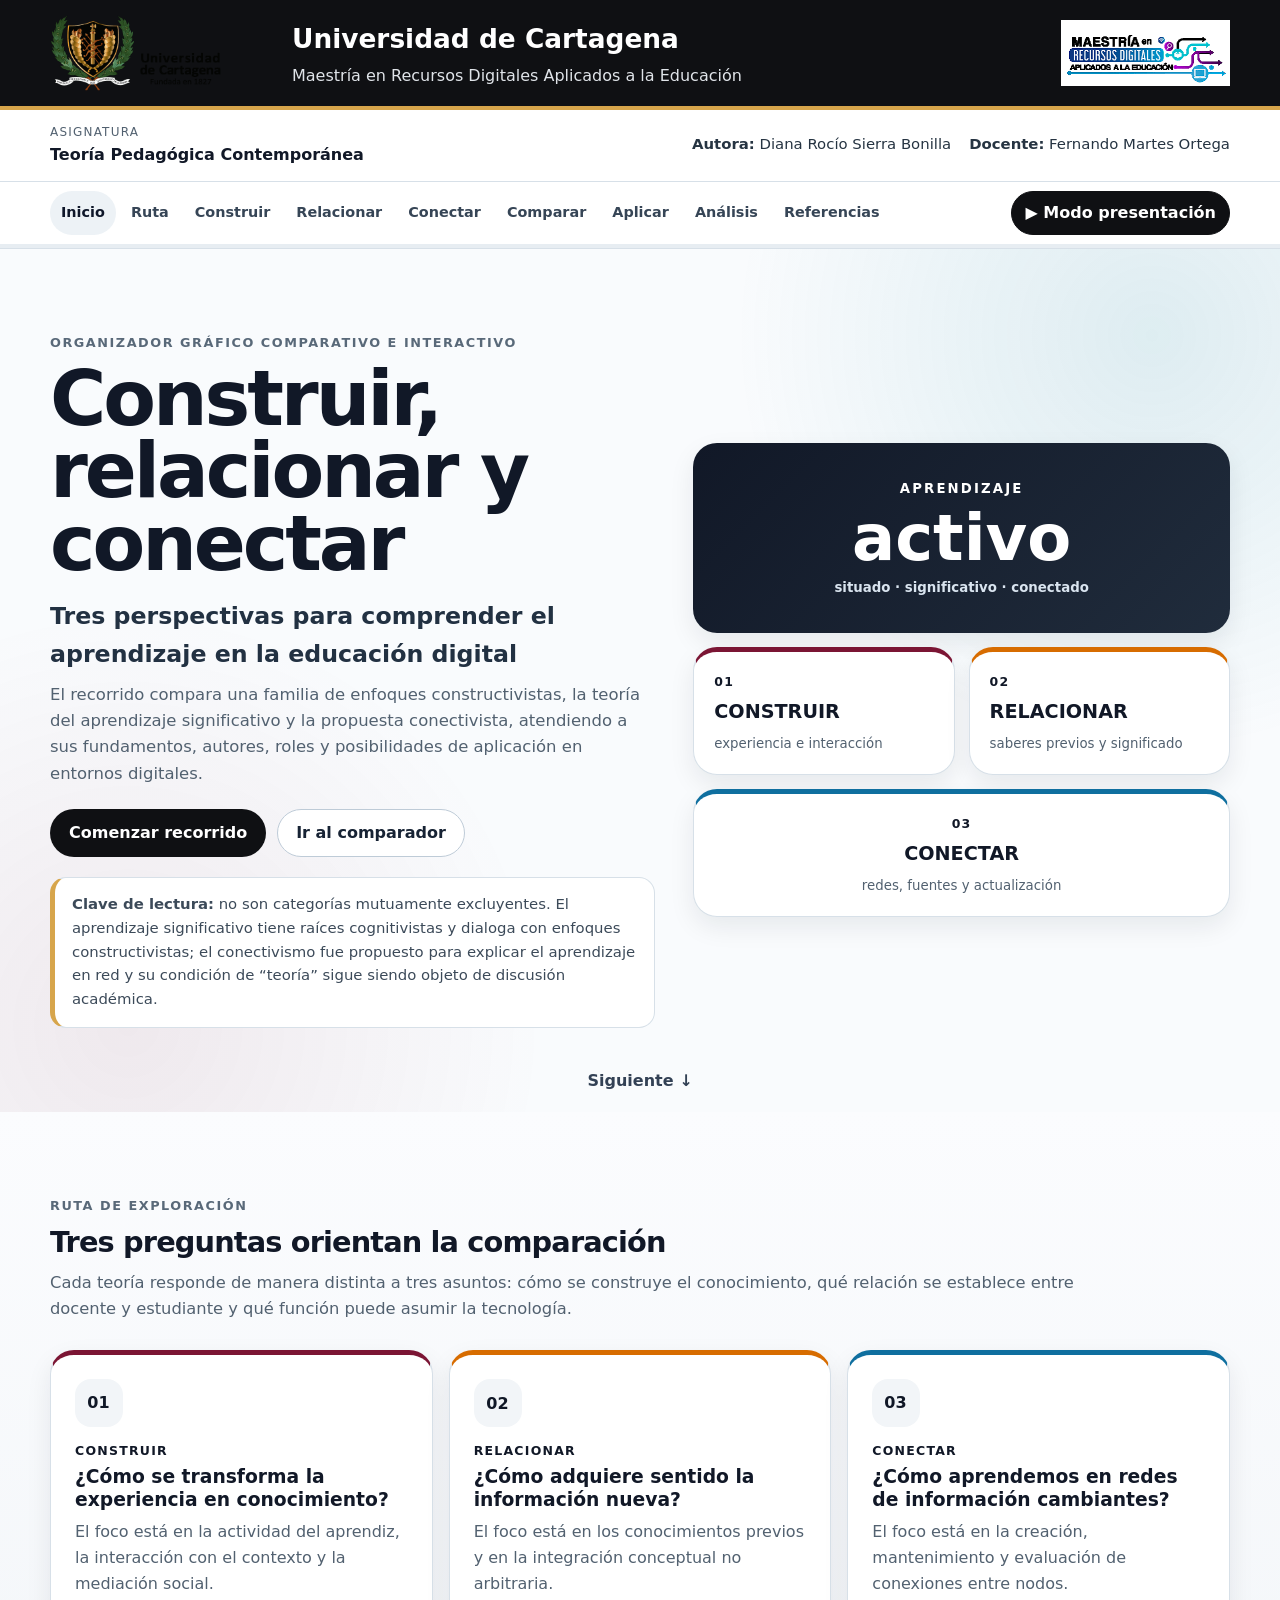
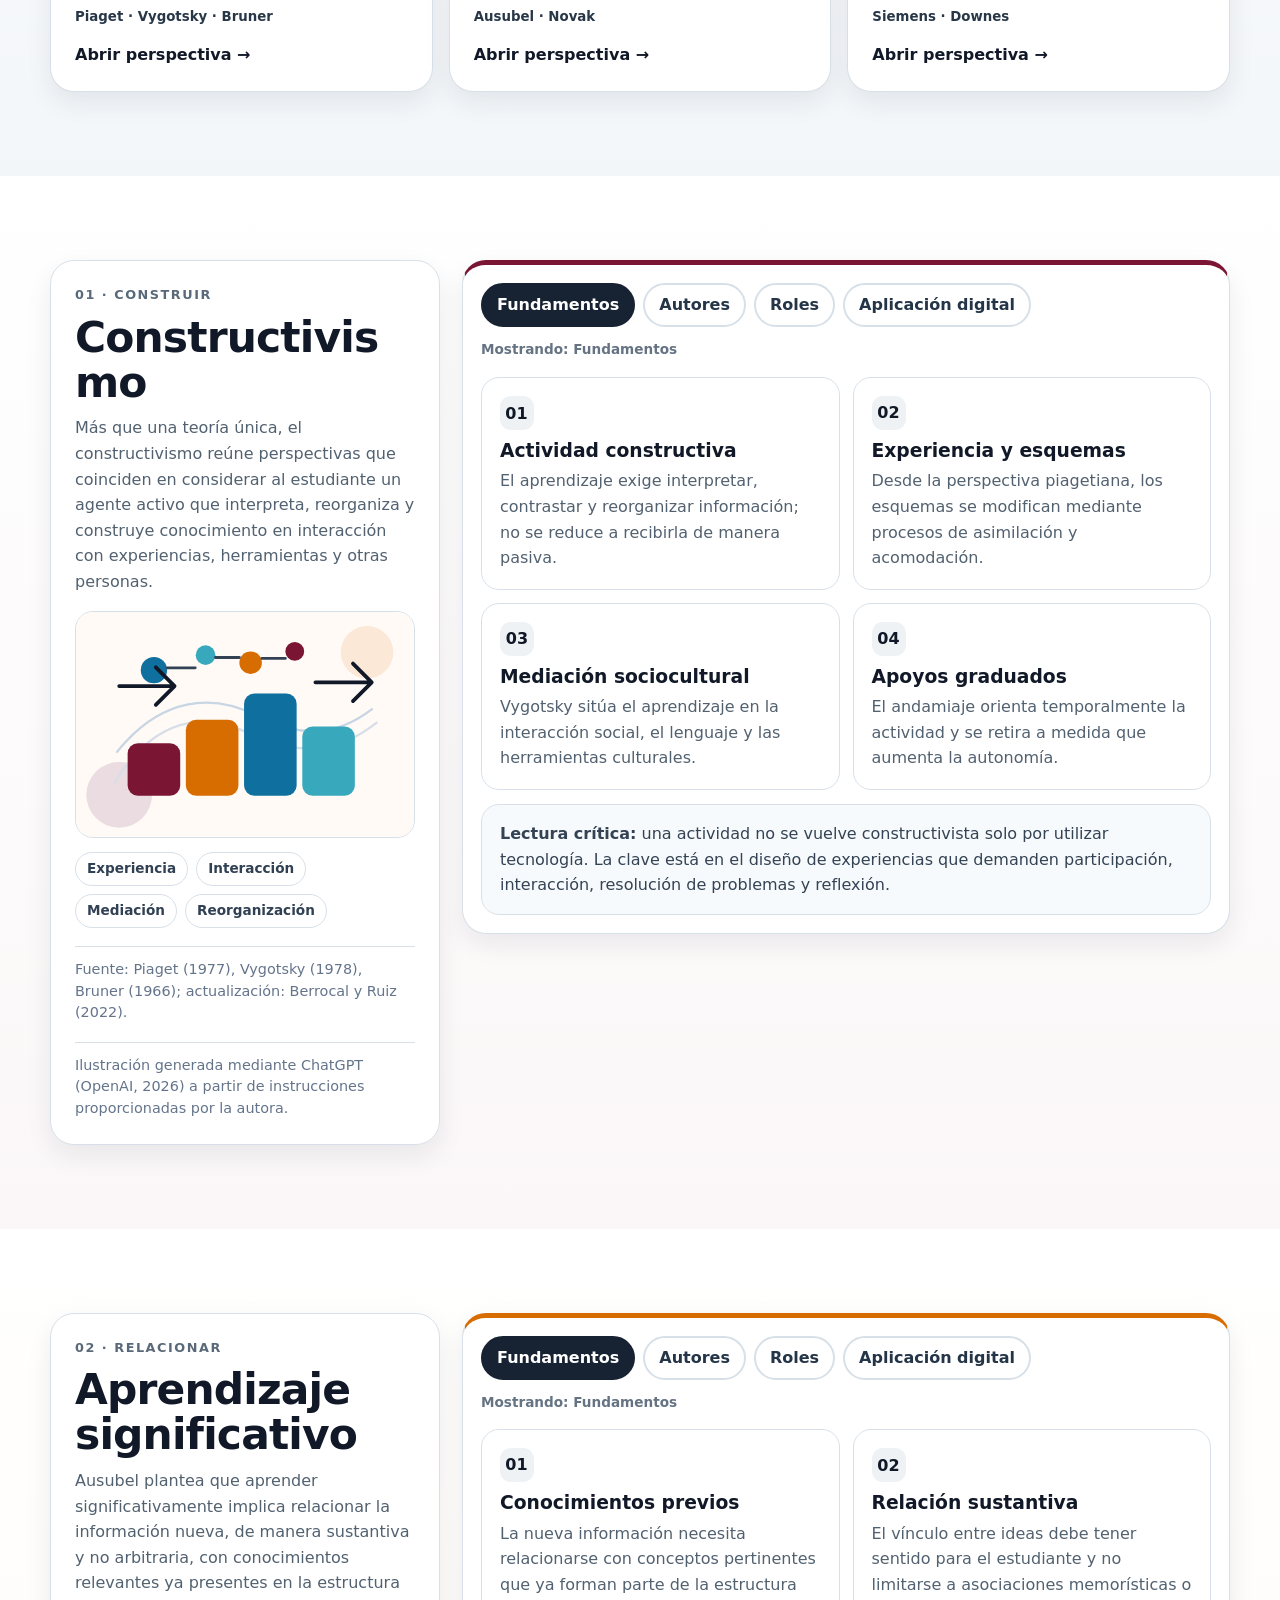
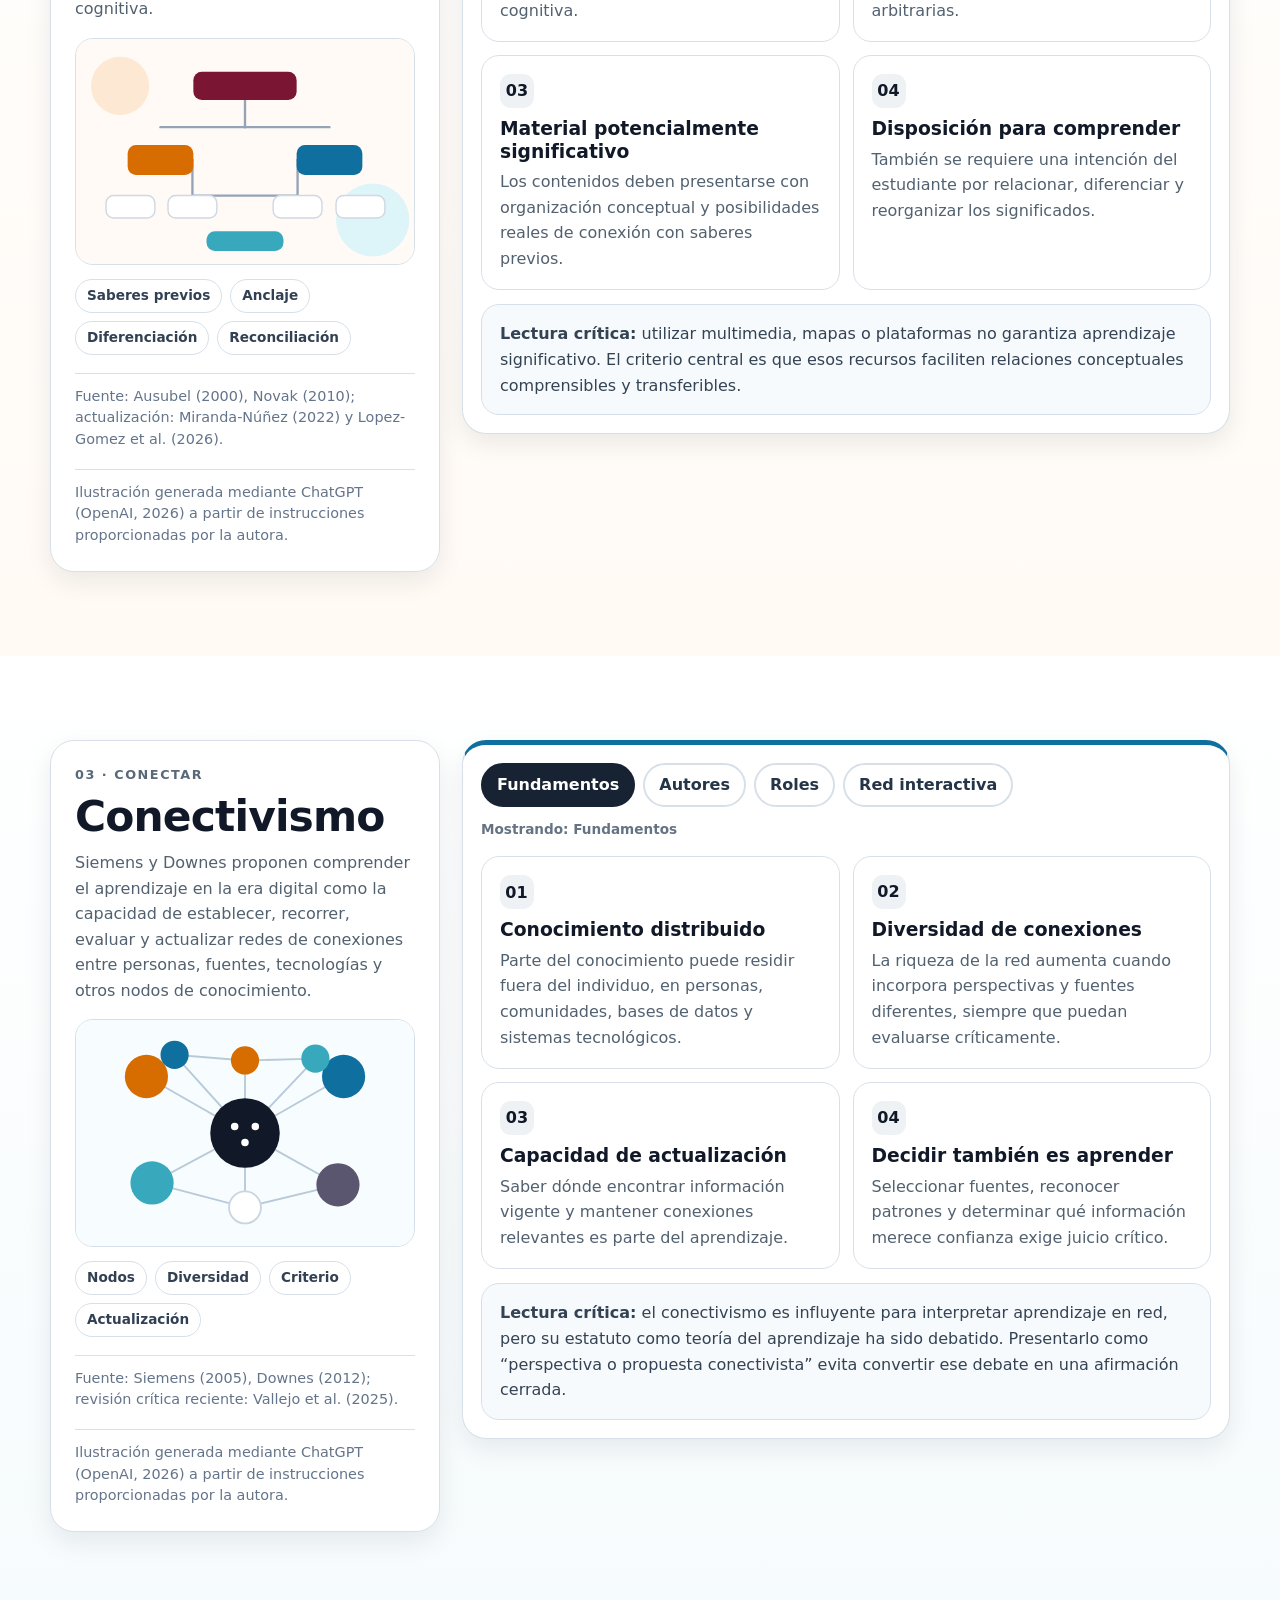
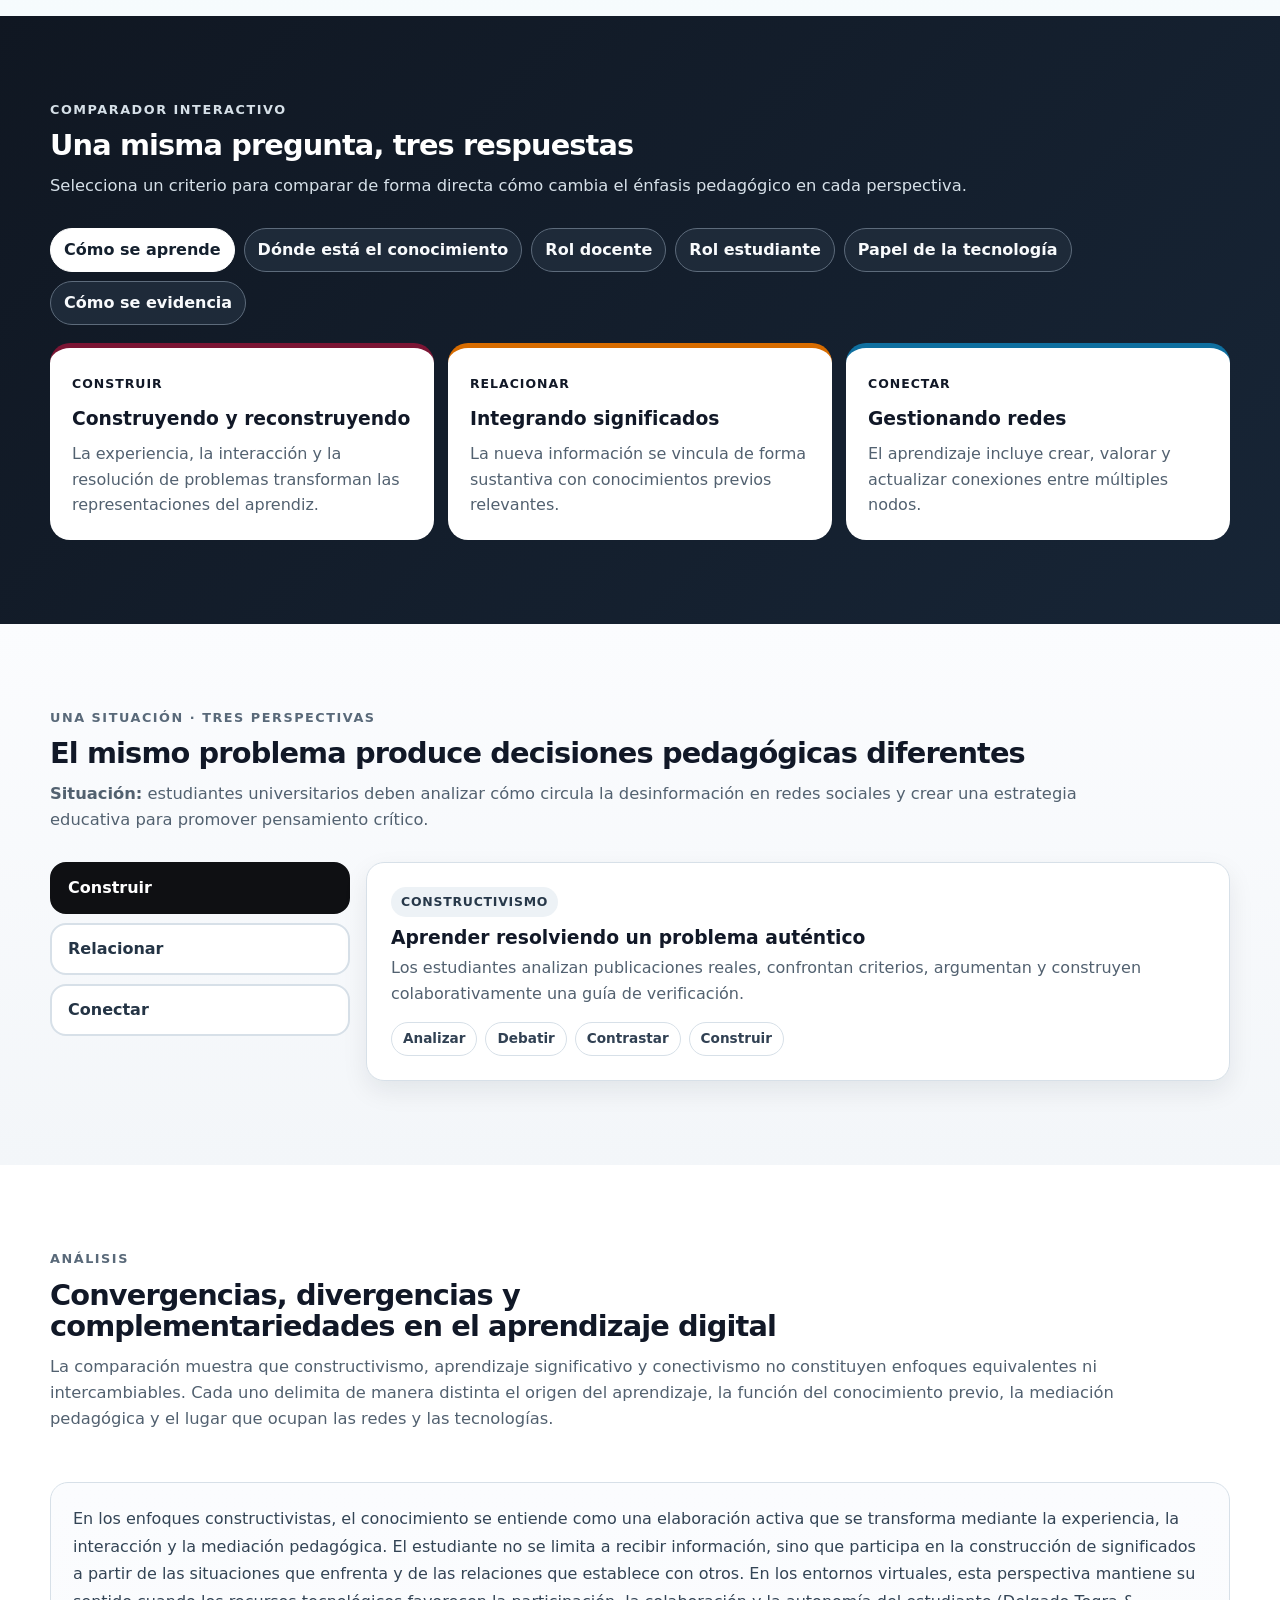
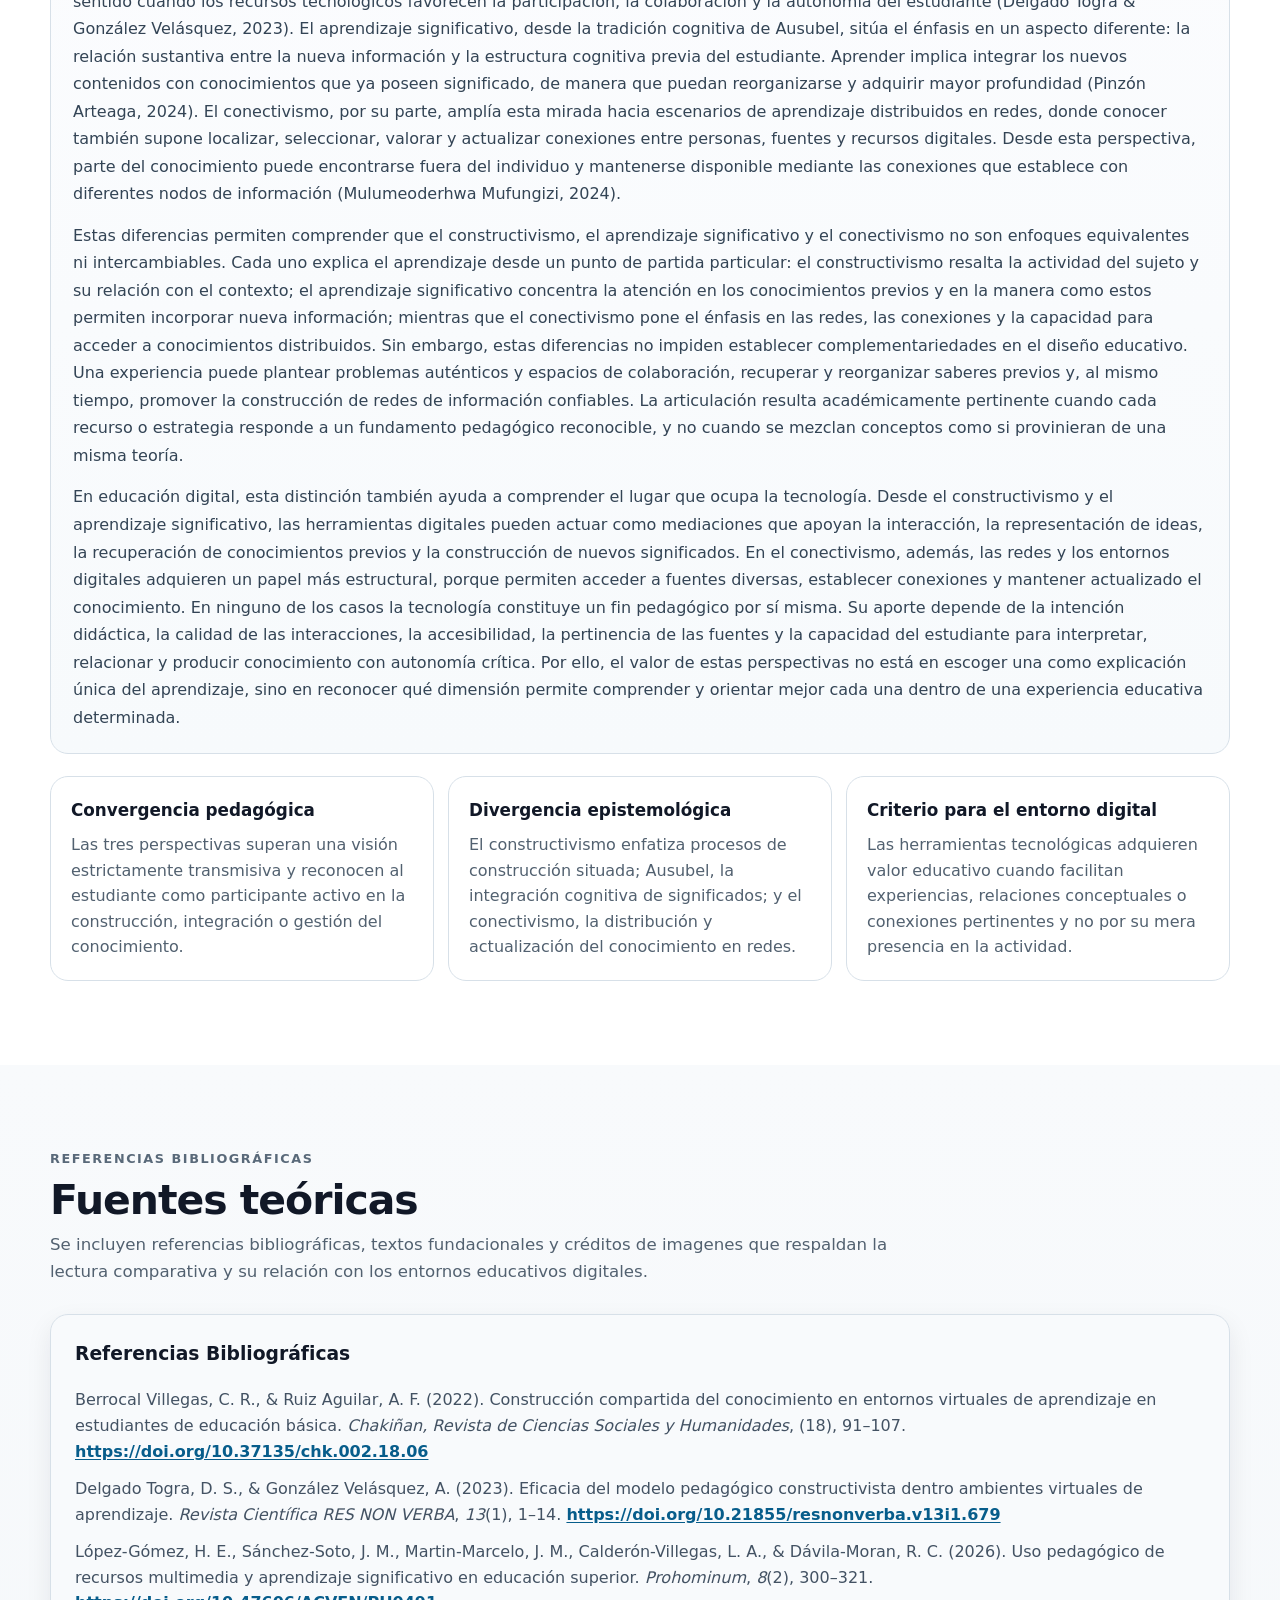
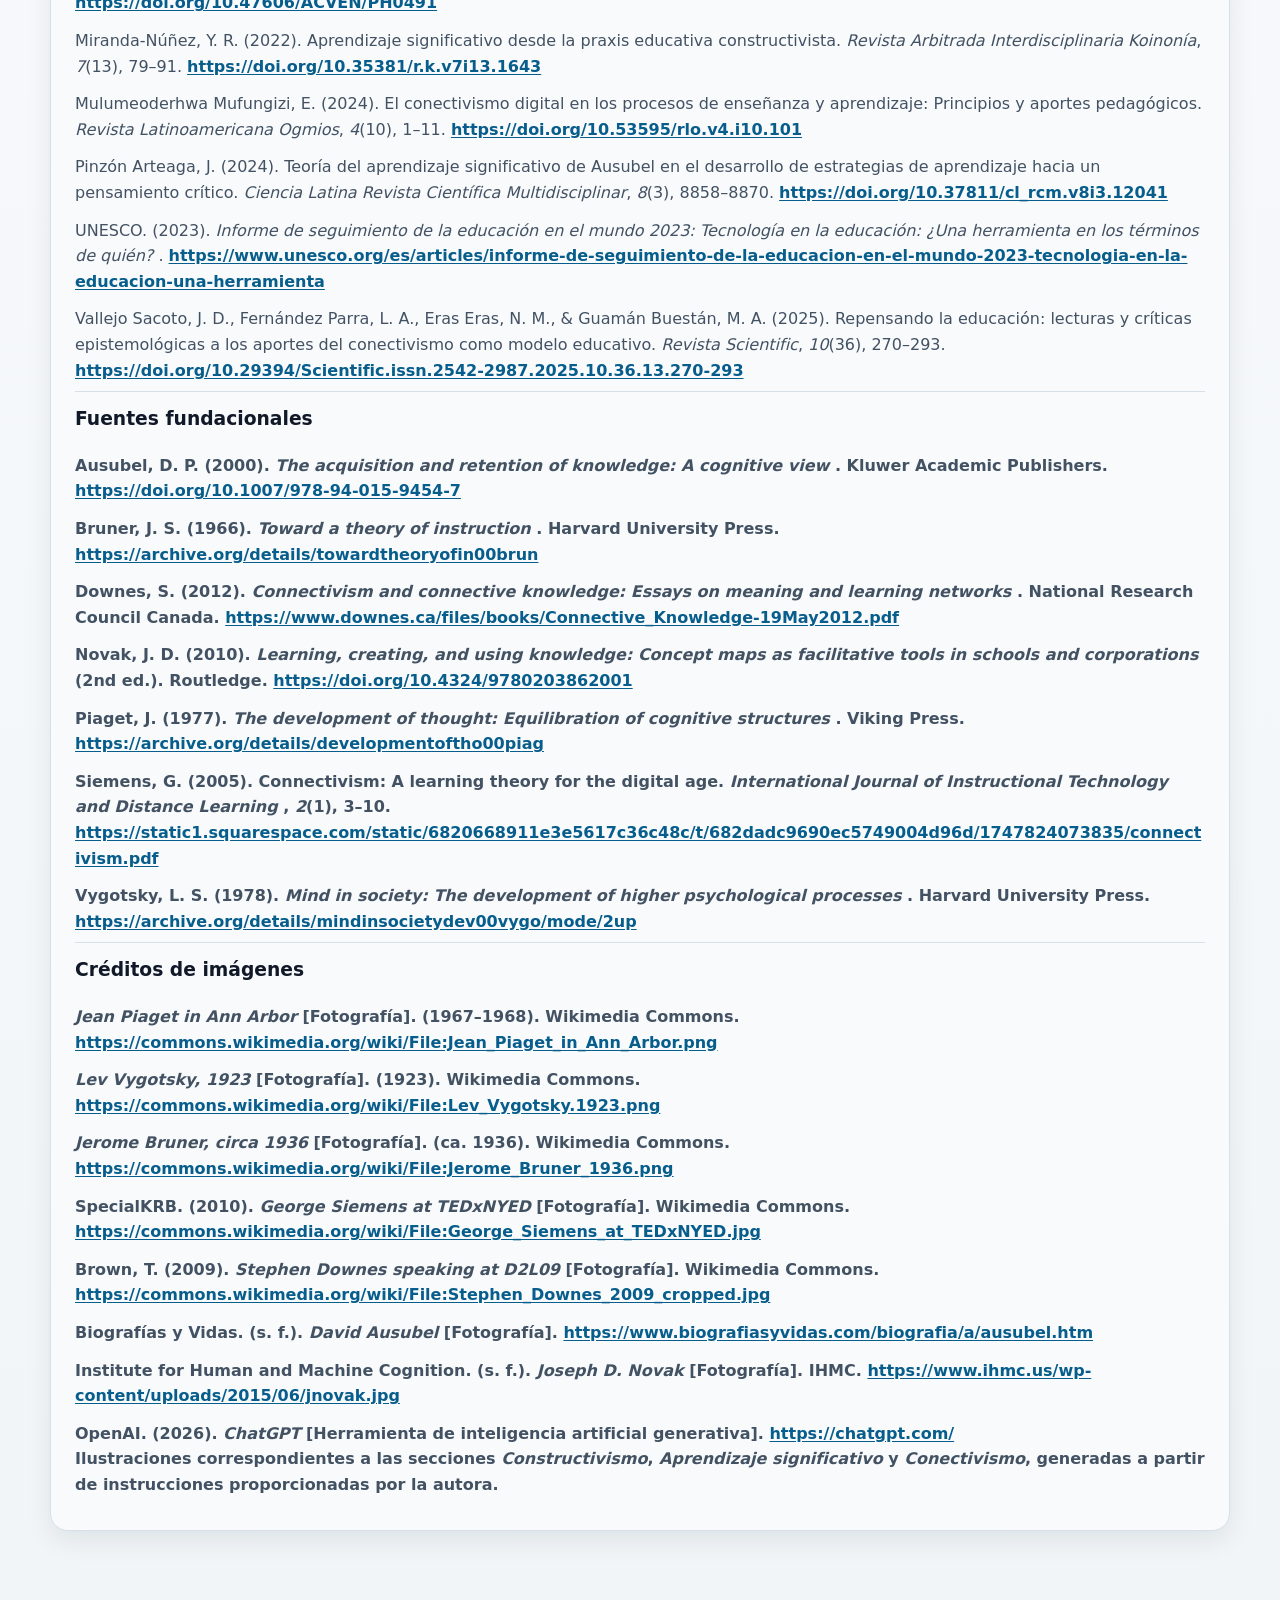
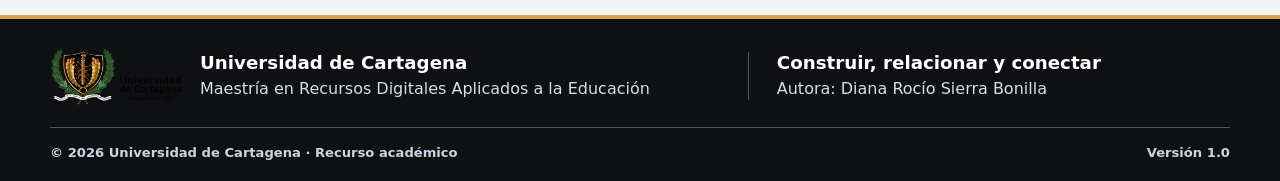
<file: index1.html>
<!DOCTYPE html>

<html lang="es">
<head>
<meta charset="utf-8"/>
<meta content="width=device-width, initial-scale=1" name="viewport"/>
<meta content="#0f1013" name="theme-color"/>
<meta content="Micrositio interactivo sobre constructivismo, aprendizaje significativo y conectivismo en la educación digital." name="description"/>
<title>Construir, relacionar y conectar | Teoría Pedagógica Contemporánea</title>
<link href="styles.css" rel="stylesheet"/>
</head>

<body>

<a class="skip-link" href="#contenido">Saltar al contenido principal</a>

<header class="institutional-header" id="inicio">

<div class="institutional-band">
<div class="shell brand-row">

<img
    alt="Universidad de Cartagena"
    class="brand-logo brand-logo-udc"
    height="227"
    src="assets/logo-udc.png"
    width="510"
/>

<div class="brand-copy">
<p class="university-name">Universidad de Cartagena</p>
<p class="program-name">
Maestría en Recursos Digitales Aplicados a la Educación
</p>
</div>

<img
    alt="Maestría en Recursos Digitales Aplicados a la Educación"
    class="brand-logo brand-logo-master"
    height="129"
    src="assets/logo-maestria.png"
    width="331"
/>

</div>
</div>

<div class="course-bar">
<div class="shell course-row">

<div>
<span class="course-label">Asignatura</span>
<strong>Teoría Pedagógica Contemporánea</strong>
</div>

<div class="credits">
<span><b>Autora:</b> Diana Rocío Sierra Bonilla</span>
<span><b>Docente:</b> Fernando Martes Ortega</span>
</div>

</div>
</div>

</header>


<nav aria-label="Navegación principal" class="site-nav">

<div class="shell nav-row">

<div aria-label="Secciones del micrositio" class="nav-links">

<a class="nav-link" href="#portada">Inicio</a>
<a class="nav-link" href="#explorar">Ruta</a>
<a class="nav-link" href="#construir">Construir</a>
<a class="nav-link" href="#relacionar">Relacionar</a>
<a class="nav-link" href="#conectar">Conectar</a>
<a class="nav-link" href="#comparar">Comparar</a>
<a class="nav-link" href="#aplicar">Aplicar</a>
<a class="nav-link" href="#sintesis">Análisis</a>
<a class="nav-link" href="#referencias">Referencias</a>

</div>

<button
    aria-pressed="false"
    class="presentation-toggle"
    id="presentationToggle"
    type="button"
>
▶ Modo presentación
</button>

</div>

<div aria-hidden="true" class="progress-track">
<span id="progressBar"></span>
</div>

</nav>


<div aria-hidden="true" class="presentation-chrome">

<header class="presentation-header">

<div class="presentation-header-inner">

<img
    alt="Universidad de Cartagena"
    class="presentation-logo presentation-logo-udc"
    height="227"
    src="assets/logo-udc.png"
    width="510"
/>

<div class="presentation-header-copy">
<strong>Teoría Pedagógica Contemporánea</strong>
<span>Maestría en Recursos Digitales Aplicados a la Educación</span>
</div>

<img
    alt="Maestría en Recursos Digitales Aplicados a la Educación"
    class="presentation-logo presentation-logo-master"
    height="129"
    src="assets/logo-maestria.png"
    width="331"
/>

</div>

</header>


<footer class="presentation-footer">

<div class="presentation-footer-inner">

<div class="footer-structure-top presentation-footer-top">

<div class="footer-brand-block">

<img
    alt="Universidad de Cartagena"
    class="footer-structure-logo"
    height="227"
    src="assets/logo-udc.png"
    width="510"
/>

<div class="footer-structure-copy">
<strong>Universidad de Cartagena</strong>
<span>Maestría en Recursos Digitales Aplicados a la Educación</span>
</div>

</div>

<div class="footer-resource-block">
<strong>Construir, relacionar y conectar</strong>
<span>Autora: Diana Rocío Sierra Bonilla</span>
</div>

</div>

<div class="footer-structure-bottom presentation-footer-bottom">
<span>© 2026 Universidad de Cartagena · Recurso académico</span>
<span>Versión 1.0</span>
</div>

</div>

</footer>

</div>


<main id="contenido">


<!-- ============================================================
     PORTADA
============================================================ -->

<section
    aria-labelledby="hero-title"
    class="scene hero"
    data-scene-title="Portada"
    id="portada"
>

<div class="shell hero-grid">

<div class="hero-copy reveal">

<p class="eyebrow">
Organizador gráfico comparativo e interactivo
</p>

<h1 id="hero-title">
Construir, relacionar y conectar
</h1>

<p class="hero-subtitle">
Tres perspectivas para comprender el aprendizaje en la educación digital
</p>

<p class="hero-question">
El recorrido compara una familia de enfoques constructivistas,
la teoría del aprendizaje significativo y la propuesta conectivista,
atendiendo a sus fundamentos, autores, roles y posibilidades de
aplicación en entornos digitales.
</p>

<div class="hero-actions">

<a class="button button-primary" href="#explorar">
Comenzar recorrido
</a>

<a class="button button-secondary" href="#comparar">
Ir al comparador
</a>

</div>

<p class="academic-note">
<strong>Clave de lectura:</strong>
no son categorías mutuamente excluyentes. El aprendizaje significativo
tiene raíces cognitivistas y dialoga con enfoques constructivistas;
el conectivismo fue propuesto para explicar el aprendizaje en red y
su condición de “teoría” sigue siendo objeto de discusión académica.
</p>

</div>


<div
    aria-label="Síntesis visual de las tres perspectivas"
    class="hero-visual reveal"
>

<div class="hero-core">
<span>APRENDIZAJE</span>
<strong>activo</strong>
<small>situado · significativo · conectado</small>
</div>

<article class="orbit-card orbit-build">
<span>01</span>
<b>CONSTRUIR</b>
<small>experiencia e interacción</small>
</article>

<article class="orbit-card orbit-relate">
<span>02</span>
<b>RELACIONAR</b>
<small>saberes previos y significado</small>
</article>

<article class="orbit-card orbit-connect">
<span>03</span>
<b>CONECTAR</b>
<small>redes, fuentes y actualización</small>
</article>

</div>

</div>

<a class="scene-next" href="#explorar">
Siguiente <span aria-hidden="true">↓</span>
</a>

</section>



<!-- ============================================================
     RUTA DE EXPLORACIÓN
============================================================ -->

<section
    aria-labelledby="explorar-title"
    class="scene section-soft"
    data-scene-title="Ruta de exploración"
    id="explorar"
>

<div class="shell">

<div class="section-heading reveal">

<p class="eyebrow">
Ruta de exploración
</p>

<h2 id="explorar-title">
Tres preguntas orientan la comparación
</h2>

<p>
Cada teoría responde de manera distinta a tres asuntos:
cómo se construye el conocimiento, qué relación se establece
entre docente y estudiante y qué función puede asumir la tecnología.
</p>

</div>


<div class="route-grid">

<a class="route-card build reveal" href="#construir">

<span class="route-number">01</span>

<div>

<p class="route-kicker">
Construir
</p>

<h3>
¿Cómo se transforma la experiencia en conocimiento?
</h3>

<p>
El foco está en la actividad del aprendiz,
la interacción con el contexto y la mediación social.
</p>

<small>
Piaget · Vygotsky · Bruner
</small>

</div>

<span class="route-cta">
Abrir perspectiva →
</span>

</a>


<a class="route-card relate reveal" href="#relacionar">

<span class="route-number">02</span>

<div>

<p class="route-kicker">
Relacionar
</p>

<h3>
¿Cómo adquiere sentido la información nueva?
</h3>

<p>
El foco está en los conocimientos previos y
en la integración conceptual no arbitraria.
</p>

<small>
Ausubel · Novak
</small>

</div>

<span class="route-cta">
Abrir perspectiva →
</span>

</a>


<a class="route-card connect reveal" href="#conectar">

<span class="route-number">03</span>

<div>

<p class="route-kicker">
Conectar
</p>

<h3>
¿Cómo aprendemos en redes de información cambiantes?
</h3>

<p>
El foco está en la creación, mantenimiento y evaluación
de conexiones entre nodos.
</p>

<small>
Siemens · Downes
</small>

</div>

<span class="route-cta">
Abrir perspectiva →
</span>

</a>

</div>

</div>

</section>



<!-- ============================================================
     CONSTRUCTIVISMO
============================================================ -->

<section
    aria-labelledby="constructivismo-title"
    class="scene theory-scene build-scene"
    data-scene-title="Constructivismo"
    id="construir"
>

<div class="shell theory-layout">


<aside class="theory-visual-card reveal">

<p class="eyebrow">
01 · Construir
</p>

<h2 id="constructivismo-title">
Constructivismo
</h2>

<p class="lead">
Más que una teoría única, el constructivismo reúne perspectivas
que coinciden en considerar al estudiante un agente activo que
interpreta, reorganiza y construye conocimiento en interacción
con experiencias, herramientas y otras personas.
</p>

<img
    alt="Ilustración abstracta de construcción progresiva mediante bloques, nodos y conexiones"
    height="480"
    loading="lazy"
    src="assets/illustrations/constructivismo.svg"
    width="720"
/>

<div
    aria-label="Conceptos visuales del constructivismo"
    class="legend"
>

<span>Experiencia</span>
<span>Interacción</span>
<span>Mediación</span>
<span>Reorganización</span>

</div>

<p class="source-line">
Fuente: Piaget (1977), Vygotsky (1978), Bruner (1966);
actualización: Berrocal y Ruiz (2022).
</p>

<p class="source-line">
Ilustración generada mediante ChatGPT (OpenAI, 2026)
a partir de instrucciones proporcionadas por la autora.
</p>

</aside>


<div class="theory-content reveal" data-panel-group="">


<div
    aria-label="Explorar el constructivismo"
    class="tabbar"
    role="tablist"
>

<button
    aria-controls="build-foundations"
    aria-selected="true"
    class="panel-tab active"
    data-panel="build-foundations"
    role="tab"
    type="button"
>
Fundamentos
</button>

<button
    aria-controls="build-authors"
    aria-selected="false"
    class="panel-tab"
    data-panel="build-authors"
    role="tab"
    type="button"
>
Autores
</button>

<button
    aria-controls="build-roles"
    aria-selected="false"
    class="panel-tab"
    data-panel="build-roles"
    role="tab"
    type="button"
>
Roles
</button>

<button
    aria-controls="build-digital"
    aria-selected="false"
    class="panel-tab"
    data-panel="build-digital"
    role="tab"
    type="button"
>
Aplicación digital
</button>

</div>


<div aria-live="polite" class="panel-status">
Mostrando: Fundamentos
</div>


<!-- FUNDAMENTOS -->

<div
    class="panel-content active"
    id="build-foundations"
    role="tabpanel"
>

<div class="principle-grid">

<article>

<span>01</span>

<h3>
Actividad constructiva
</h3>

<p>
El aprendizaje exige interpretar, contrastar y reorganizar
información; no se reduce a recibirla de manera pasiva.
</p>

</article>


<article>

<span>02</span>

<h3>
Experiencia y esquemas
</h3>

<p>
Desde la perspectiva piagetiana, los esquemas se modifican
mediante procesos de asimilación y acomodación.
</p>

</article>


<article>

<span>03</span>

<h3>
Mediación sociocultural
</h3>

<p>
Vygotsky sitúa el aprendizaje en la interacción social,
el lenguaje y las herramientas culturales.
</p>

</article>


<article>

<span>04</span>

<h3>
Apoyos graduados
</h3>

<p>
El andamiaje orienta temporalmente la actividad y se retira
a medida que aumenta la autonomía.
</p>

</article>

</div>


<div class="critical-note">

<strong>Lectura crítica:</strong>

una actividad no se vuelve constructivista solo por utilizar tecnología.
La clave está en el diseño de experiencias que demanden participación,
interacción, resolución de problemas y reflexión.

</div>

</div>


<!-- AUTORES -->

<div
    class="panel-content"
    hidden
    id="build-authors"
    role="tabpanel"
>

<div class="author-grid three">


<article class="author-card">

<img
    alt="Retrato de Jean Piaget"
    height="560"
    loading="lazy"
    src="assets/authors/piaget.jpg"
    width="560"
/>

<div>

<h3>
Jean Piaget
</h3>

<p>
Explica la construcción cognitiva mediante la reorganización
progresiva de esquemas y el equilibrio entre asimilación
y acomodación.
</p>

</div>

</article>


<article class="author-card">

<img
    alt="Retrato de Lev Vygotsky"
    height="560"
    loading="lazy"
    src="assets/authors/vygotsky.jpg"
    width="560"
/>

<div>

<h3>
Lev Vygotsky
</h3>

<p>
Destaca la mediación social y cultural, el lenguaje y la zona de
desarrollo próximo como condiciones del aprendizaje.
</p>

</div>

</article>


<article class="author-card">

<img
    alt="Retrato de Jerome Bruner"
    height="560"
    loading="lazy"
    src="assets/authors/bruner.jpg"
    width="560"
/>

<div>

<h3>
Jerome Bruner
</h3>

<p>
Desarrolla aportes sobre aprendizaje por descubrimiento,
modos de representación y apoyo progresivo al aprendiz.
</p>

</div>

</article>

</div>


<p class="source-line">
Fuente de las imágenes: Wikimedia Commons.
Consulte los créditos completos y las licencias
en la sección Referencias.
</p>

</div>


<!-- ROLES -->

<div
    class="panel-content"
    hidden
    id="build-roles"
    role="tabpanel"
>

<div class="role-grid">

<article>

<span>Docente</span>

<h3>
Mediador y diseñador de experiencias
</h3>

<p>
Propone problemas, organiza interacciones, formula preguntas,
ofrece apoyos y promueve reflexión sobre el proceso.
</p>

</article>


<article>

<span>Estudiante</span>

<h3>
Constructor activo
</h3>

<p>
Explora, formula hipótesis, argumenta, colabora, toma decisiones
y revisa sus representaciones a partir de nuevas evidencias.
</p>

</article>

</div>

</div>


<!-- APLICACIÓN DIGITAL -->

<div
    class="panel-content"
    hidden
    id="build-digital"
    role="tabpanel"
>

<div class="application-card">

<div>

<span class="badge">
Ejemplo
</span>

<h3>
Resolver un problema auténtico con producción colaborativa
</h3>

<p>
El grupo analiza una situación real, contrasta fuentes,
discute interpretaciones y crea una solución argumentada
mediante documentos compartidos, foros, simulaciones
o murales digitales.
</p>

</div>

<ol>

<li>Problema situado</li>
<li>Exploración de evidencias</li>
<li>Interacción y contraste</li>
<li>Producción y revisión</li>

</ol>

</div>

</div>


<!-- CIERRE CORRECTO DE theory-content -->

</div>

</div>

</section>



<!-- ============================================================
     APRENDIZAJE SIGNIFICATIVO
============================================================ -->

<section
    aria-labelledby="significativo-title"
    class="scene theory-scene relate-scene"
    data-scene-title="Aprendizaje significativo"
    id="relacionar"
>

<div class="shell theory-layout">


<aside class="theory-visual-card reveal">

<p class="eyebrow">
02 · Relacionar
</p>

<h2 id="significativo-title">
Aprendizaje significativo
</h2>

<p class="lead">
Ausubel plantea que aprender significativamente implica relacionar
la información nueva, de manera sustantiva y no arbitraria,
con conocimientos relevantes ya presentes en la estructura cognitiva.
</p>

<img
    alt="Ilustración abstracta de un mapa conceptual jerárquico con nodos conectados"
    height="480"
    loading="lazy"
    src="assets/illustrations/significativo.svg"
    width="720"
/>

<div class="legend">

<span>Saberes previos</span>
<span>Anclaje</span>
<span>Diferenciación</span>
<span>Reconciliación</span>

</div>

<p class="source-line">
Fuente: Ausubel (2000), Novak (2010);
actualización: Miranda-Núñez (2022) y Lopez-Gomez et al. (2026).
</p>

<p class="source-line">
Ilustración generada mediante ChatGPT (OpenAI, 2026)
a partir de instrucciones proporcionadas por la autora.
</p>

</aside>


<div class="theory-content reveal" data-panel-group="">


<div
    aria-label="Explorar el aprendizaje significativo"
    class="tabbar"
    role="tablist"
>

<button
    aria-controls="rel-foundations"
    aria-selected="true"
    class="panel-tab active"
    data-panel="rel-foundations"
    role="tab"
    type="button"
>
Fundamentos
</button>

<button
    aria-controls="rel-authors"
    aria-selected="false"
    class="panel-tab"
    data-panel="rel-authors"
    role="tab"
    type="button"
>
Autores
</button>

<button
    aria-controls="rel-roles"
    aria-selected="false"
    class="panel-tab"
    data-panel="rel-roles"
    role="tab"
    type="button"
>
Roles
</button>

<button
    aria-controls="rel-digital"
    aria-selected="false"
    class="panel-tab"
    data-panel="rel-digital"
    role="tab"
    type="button"
>
Aplicación digital
</button>

</div>


<div aria-live="polite" class="panel-status">
Mostrando: Fundamentos
</div>


<!-- FUNDAMENTOS -->

<div
    class="panel-content active"
    id="rel-foundations"
    role="tabpanel"
>

<div class="principle-grid">


<article>

<span>01</span>

<h3>
Conocimientos previos
</h3>

<p>
La nueva información necesita relacionarse con conceptos
pertinentes que ya forman parte de la estructura cognitiva.
</p>

</article>


<article>

<span>02</span>

<h3>
Relación sustantiva
</h3>

<p>
El vínculo entre ideas debe tener sentido para el estudiante
y no limitarse a asociaciones memorísticas o arbitrarias.
</p>

</article>


<article>

<span>03</span>

<h3>
Material potencialmente significativo
</h3>

<p>
Los contenidos deben presentarse con organización conceptual
y posibilidades reales de conexión con saberes previos.
</p>

</article>


<article>

<span>04</span>

<h3>
Disposición para comprender
</h3>

<p>
También se requiere una intención del estudiante por relacionar,
diferenciar y reorganizar los significados.
</p>

</article>

</div>


<div class="critical-note">

<strong>Lectura crítica:</strong>

utilizar multimedia, mapas o plataformas no garantiza
aprendizaje significativo. El criterio central es que esos
recursos faciliten relaciones conceptuales comprensibles
y transferibles.

</div>

</div>


<!-- AUTORES -->

<div
    class="panel-content"
    hidden
    id="rel-authors"
    role="tabpanel"
>

<div class="author-grid two">


<article class="author-card">

<img
    alt="Retrato de David Ausubel"
    height="560"
    loading="lazy"
    src="assets/authors/ausubel.jpg"
    width="560"
/>

<div>

<h3>
David Ausubel
</h3>

<p>
Formula la teoría de la asimilación y destaca el papel decisivo
del conocimiento previo y de los organizadores en la comprensión.
</p>

</div>

</article>


<article class="author-card">

<img
    alt="Retrato de Joseph Novak"
    height="560"
    loading="lazy"
    src="assets/authors/novak.jpg"
    width="560"
/>

<div>

<h3>
Joseph D. Novak
</h3>

<p>
Extiende esta perspectiva y desarrolla los mapas conceptuales
como una herramienta para representar relaciones y cambios
en la estructura de conocimiento.
</p>

</div>

</article>

</div>


<p class="source-line">
Fuente de las imágenes: Biografías y Vidas / IHMC.
Consulte los créditos completos y las licencias
en la sección Referencias.
</p>

</div>


<!-- ROLES -->

<div
    class="panel-content"
    hidden
    id="rel-roles"
    role="tabpanel"
>

<div class="role-grid">

<article>

<span>Docente</span>

<h3>
Organizador y mediador conceptual
</h3>

<p>
Explora saberes previos, secuencia contenidos, propone organizadores
y favorece relaciones entre conceptos nuevos y existentes.
</p>

</article>


<article>

<span>Estudiante</span>

<h3>
Constructor de relaciones significativas
</h3>

<p>
Activa conocimientos previos, compara, jerarquiza, diferencia
y reconcilia conceptos para comprender y transferir lo aprendido.
</p>

</article>

</div>

</div>


<!-- APLICACIÓN DIGITAL -->

<div
    class="panel-content"
    hidden
    id="rel-digital"
    role="tabpanel"
>

<div class="application-card">

<div>

<span class="badge">
Ejemplo
</span>

<h3>
Transformar un mapa conceptual inicial
</h3>

<p>
El estudiante representa lo que sabe, explora recursos multimedia
y fuentes seleccionadas, reorganiza el mapa y justifica qué
relaciones conceptuales cambiaron.
</p>

</div>

<ol>

<li>Activación de saberes previos</li>
<li>Exploración guiada</li>
<li>Mapa conceptual revisado</li>
<li>Explicación de cambios</li>

</ol>

</div>

</div>


<!-- CIERRE CORRECTO -->

</div>

</div>

</section>



<!-- ============================================================
     CONECTIVISMO
============================================================ -->

<section
    aria-labelledby="conectivismo-title"
    class="scene theory-scene connect-scene"
    data-scene-title="Conectivismo"
    id="conectar"
>

<div class="shell theory-layout">


<aside class="theory-visual-card reveal">

<p class="eyebrow">
03 · Conectar
</p>

<h2 id="conectivismo-title">
Conectivismo
</h2>

<p class="lead">
Siemens y Downes proponen comprender el aprendizaje en la era digital
como la capacidad de establecer, recorrer, evaluar y actualizar redes
de conexiones entre personas, fuentes, tecnologías y otros nodos
de conocimiento.
</p>

<img
    alt="Ilustración abstracta de una red distribuida de nodos conectados"
    height="480"
    loading="lazy"
    src="assets/illustrations/conectivismo.svg"
    width="720"
/>

<div class="legend">

<span>Nodos</span>
<span>Diversidad</span>
<span>Criterio</span>
<span>Actualización</span>

</div>

<p class="source-line">
Fuente: Siemens (2005), Downes (2012);
revisión crítica reciente: Vallejo et al. (2025).
</p>

<p class="source-line">
Ilustración generada mediante ChatGPT (OpenAI, 2026)
a partir de instrucciones proporcionadas por la autora.
</p>

</aside>


<div class="theory-content reveal" data-panel-group="">


<div
    aria-label="Explorar el conectivismo"
    class="tabbar"
    role="tablist"
>

<button
    aria-controls="con-foundations"
    aria-selected="true"
    class="panel-tab active"
    data-panel="con-foundations"
    role="tab"
    type="button"
>
Fundamentos
</button>

<button
    aria-controls="con-authors"
    aria-selected="false"
    class="panel-tab"
    data-panel="con-authors"
    role="tab"
    type="button"
>
Autores
</button>

<button
    aria-controls="con-roles"
    aria-selected="false"
    class="panel-tab"
    data-panel="con-roles"
    role="tab"
    type="button"
>
Roles
</button>

<button
    aria-controls="con-network"
    aria-selected="false"
    class="panel-tab"
    data-panel="con-network"
    role="tab"
    type="button"
>
Red interactiva
</button>

</div>


<div aria-live="polite" class="panel-status">
Mostrando: Fundamentos
</div>


<!-- FUNDAMENTOS -->

<div
    class="panel-content active"
    id="con-foundations"
    role="tabpanel"
>

<div class="principle-grid">


<article>

<span>01</span>

<h3>
Conocimiento distribuido
</h3>

<p>
Parte del conocimiento puede residir fuera del individuo,
en personas, comunidades, bases de datos y sistemas tecnológicos.
</p>

</article>


<article>

<span>02</span>

<h3>
Diversidad de conexiones
</h3>

<p>
La riqueza de la red aumenta cuando incorpora perspectivas
y fuentes diferentes, siempre que puedan evaluarse críticamente.
</p>

</article>


<article>

<span>03</span>

<h3>
Capacidad de actualización
</h3>

<p>
Saber dónde encontrar información vigente y mantener
conexiones relevantes es parte del aprendizaje.
</p>

</article>


<article>

<span>04</span>

<h3>
Decidir también es aprender
</h3>

<p>
Seleccionar fuentes, reconocer patrones y determinar qué información
merece confianza exige juicio crítico.
</p>

</article>

</div>


<div class="critical-note">

<strong>Lectura crítica:</strong>

el conectivismo es influyente para interpretar aprendizaje en red,
pero su estatuto como teoría del aprendizaje ha sido debatido.
Presentarlo como “perspectiva o propuesta conectivista” evita
convertir ese debate en una afirmación cerrada.

</div>

</div>


<!-- AUTORES -->

<div
    class="panel-content"
    hidden
    id="con-authors"
    role="tabpanel"
>

<div class="author-grid two">


<article class="author-card">

<img
    alt="Retrato de George Siemens"
    height="560"
    loading="lazy"
    src="assets/authors/siemens.jpg"
    width="560"
/>

<div>

<h3>
George Siemens
</h3>

<p>
Formula el conectivismo para explicar cómo cambia el aprendizaje
cuando el conocimiento circula en redes y se actualiza con rapidez.
</p>

</div>

</article>


<article class="author-card">

<img
    alt="Retrato de Stephen Downes"
    height="560"
    loading="lazy"
    src="assets/authors/downes.jpg"
    width="560"
/>

<div>

<h3>
Stephen Downes
</h3>

<p>
Profundiza la idea de conocimiento distribuido y de redes abiertas
en las que aprender significa crear y recorrer conexiones.
</p>

</div>

</article>

</div>


<p class="source-line">
Fuente de las imágenes: Wikimedia Commons.
Consulte los créditos completos y las licencias
en la sección Referencias.
</p>

</div>


<!-- ROLES -->

<div
    class="panel-content"
    hidden
    id="con-roles"
    role="tabpanel"
>

<div class="role-grid">

<article>

<span>Docente</span>

<h3>
Facilitador, curador y diseñador de conexiones
</h3>

<p>
Orienta la selección de fuentes, modela criterios de confiabilidad
y ayuda a construir redes de aprendizaje pertinentes.
</p>

</article>


<article>

<span>Estudiante</span>

<h3>
Gestor activo de su red de aprendizaje
</h3>

<p>
Busca, filtra, contrasta, comparte, produce y actualiza conexiones,
manteniendo una actitud crítica ante la abundancia informativa.
</p>

</article>

</div>

</div>


<!-- RED INTERACTIVA -->

<div
    class="panel-content"
    hidden
    id="con-network"
    role="tabpanel"
>

<p class="interaction-instruction">
Selecciona un nodo. El texto inferior explica su función
dentro de una red de aprendizaje.
</p>


<div class="network-board">

<button
    class="node-button"
    data-message="Personas: aportan experiencia, retroalimentación y perspectivas situadas."
    type="button"
>
👥 <span>Personas</span>
</button>


<button
    class="node-button"
    data-message="Fuentes: artículos, repositorios y medios amplían el acceso, pero requieren criterios de selección."
    type="button"
>
📚 <span>Fuentes</span>
</button>


<button
    class="node-button"
    data-message="Comunidades: sostienen intercambio, discusión y aprendizaje distribuido."
    type="button"
>
🌐 <span>Comunidades</span>
</button>


<button
    class="node-button"
    data-message="Herramientas: facilitan organizar, crear, visualizar y compartir información."
    type="button"
>
💻 <span>Herramientas</span>
</button>


<button
    class="node-button"
    data-message="Datos: interpretarlos exige reconocer su procedencia, actualidad y limitaciones."
    type="button"
>
📊 <span>Datos</span>
</button>


<button
    class="node-button"
    data-message="Especialistas: aportan conocimiento experto que debe contrastarse con otras evidencias."
    type="button"
>
🎓 <span>Especialistas</span>
</button>

</div>


<div
    aria-live="polite"
    class="network-feedback"
    id="networkMessage"
>
Selecciona un nodo para explorar su función.
</div>

</div>


<!-- CIERRE CORRECTO -->

</div>

</div>

</section>



<!-- ============================================================
     COMPARACIÓN
============================================================ -->

<section
    aria-labelledby="comparar-title"
    class="scene compare-scene"
    data-scene-title="Comparación"
    id="comparar"
>

<div class="shell">


<div class="section-heading light reveal">

<p class="eyebrow">
Comparador interactivo
</p>

<h2 id="comparar-title">
Una misma pregunta, tres respuestas
</h2>

<p>
Selecciona un criterio para comparar de forma directa
cómo cambia el énfasis pedagógico en cada perspectiva.
</p>

</div>


<div
    aria-label="Criterios de comparación"
    class="compare-controls reveal"
    role="group"
>

<button
    class="compare-btn active"
    data-compare="aprendizaje"
    type="button"
>
Cómo se aprende
</button>

<button
    class="compare-btn"
    data-compare="conocimiento"
    type="button"
>
Dónde está el conocimiento
</button>

<button
    class="compare-btn"
    data-compare="docente"
    type="button"
>
Rol docente
</button>

<button
    class="compare-btn"
    data-compare="estudiante"
    type="button"
>
Rol estudiante
</button>

<button
    class="compare-btn"
    data-compare="tecnologia"
    type="button"
>
Papel de la tecnología
</button>

<button
    class="compare-btn"
    data-compare="evidencia"
    type="button"
>
Cómo se evidencia
</button>

</div>


<div
    aria-live="polite"
    class="compare-grid reveal"
>


<article class="compare-card build">

<span>
Construir
</span>

<h3 id="compareBuildTitle">
Construyendo y reconstruyendo
</h3>

<p id="compareBuildText">
La experiencia, la interacción y la resolución de problemas
transforman las representaciones del aprendiz.
</p>

</article>


<article class="compare-card relate">

<span>
Relacionar
</span>

<h3 id="compareRelateTitle">
Integrando significados
</h3>

<p id="compareRelateText">
La nueva información se vincula de forma sustantiva
con conocimientos previos relevantes.
</p>

</article>


<article class="compare-card connect">

<span>
Conectar
</span>

<h3 id="compareConnectTitle">
Gestionando redes
</h3>

<p id="compareConnectText">
El aprendizaje incluye crear, valorar y actualizar
conexiones entre múltiples nodos.
</p>

</article>

</div>

</div>

</section>



<!-- ============================================================
     APLICACIÓN
============================================================ -->

<section
    aria-labelledby="aplicar-title"
    class="scene section-soft"
    data-scene-title="Aplicación"
    id="aplicar"
>

<div class="shell">


<div class="section-heading reveal">

<p class="eyebrow">
Una situación · tres perspectivas
</p>

<h2 id="aplicar-title">
El mismo problema produce decisiones pedagógicas diferentes
</h2>

<p>
<strong>Situación:</strong>
estudiantes universitarios deben analizar cómo circula
la desinformación en redes sociales y crear una estrategia
educativa para promover pensamiento crítico.
</p>

</div>


<div class="scenario-layout reveal">


<div
    aria-label="Perspectivas para resolver la situación"
    class="scenario-menu"
    role="tablist"
>

<button
    class="scenario-btn active"
    data-scenario="constructivismo"
    type="button"
>
Construir
</button>

<button
    class="scenario-btn"
    data-scenario="significativo"
    type="button"
>
Relacionar
</button>

<button
    class="scenario-btn"
    data-scenario="conectivismo"
    type="button"
>
Conectar
</button>

</div>


<article
    aria-live="polite"
    class="scenario-card"
    id="scenarioContent"
>

<span class="scenario-label">
Constructivismo
</span>

<h3>
Aprender resolviendo un problema auténtico
</h3>

<p>
Los estudiantes analizan publicaciones reales,
confrontan criterios, argumentan y construyen
colaborativamente una guía de verificación.
</p>

<div class="scenario-steps">

<span>Analizar</span>
<span>Debatir</span>
<span>Contrastar</span>
<span>Construir</span>

</div>

</article>

</div>

</div>

</section>



<!-- ============================================================
     SÍNTESIS
============================================================ -->

<section
    aria-labelledby="sintesis-title"
    class="scene synthesis-scene"
    data-scene-title="Síntesis crítica"
    id="sintesis"
>

<div class="shell synthesis-grid">


<div class="section-heading reveal">

<p class="eyebrow">
Análisis
</p>

<h2 id="sintesis-title">
Convergencias, divergencias y complementariedades
en el aprendizaje digital
</h2>

<p>
La comparación muestra que constructivismo, aprendizaje significativo
y conectivismo no constituyen enfoques equivalentes ni intercambiables.
Cada uno delimita de manera distinta el origen del aprendizaje,
la función del conocimiento previo, la mediación pedagógica
y el lugar que ocupan las redes y las tecnologías.
</p>

</div>


<div class="synthesis-prose reveal">

<p>
En los enfoques constructivistas, el conocimiento se entiende como una
elaboración activa que se transforma mediante la experiencia, la interacción
y la mediación pedagógica. El estudiante no se limita a recibir información,
sino que participa en la construcción de significados a partir de las
situaciones que enfrenta y de las relaciones que establece con otros.
En los entornos virtuales, esta perspectiva mantiene su sentido cuando
los recursos tecnológicos favorecen la participación, la colaboración
y la autonomía del estudiante (Delgado Togra & González Velásquez, 2023).

El aprendizaje significativo, desde la tradición cognitiva de Ausubel,
sitúa el énfasis en un aspecto diferente: la relación sustantiva entre
la nueva información y la estructura cognitiva previa del estudiante.
Aprender implica integrar los nuevos contenidos con conocimientos que ya
poseen significado, de manera que puedan reorganizarse y adquirir mayor
profundidad (Pinzón Arteaga, 2024).

El conectivismo, por su parte, amplía esta mirada hacia escenarios de
aprendizaje distribuidos en redes, donde conocer también supone localizar,
seleccionar, valorar y actualizar conexiones entre personas, fuentes
y recursos digitales. Desde esta perspectiva, parte del conocimiento puede
encontrarse fuera del individuo y mantenerse disponible mediante las
conexiones que establece con diferentes nodos de información
(Mulumeoderhwa Mufungizi, 2024).
</p>


<p>
Estas diferencias permiten comprender que el constructivismo,
el aprendizaje significativo y el conectivismo no son enfoques equivalentes
ni intercambiables. Cada uno explica el aprendizaje desde un punto de partida
particular: el constructivismo resalta la actividad del sujeto y su relación
con el contexto; el aprendizaje significativo concentra la atención
en los conocimientos previos y en la manera como estos permiten incorporar
nueva información; mientras que el conectivismo pone el énfasis en las redes,
las conexiones y la capacidad para acceder a conocimientos distribuidos.

Sin embargo, estas diferencias no impiden establecer complementariedades
en el diseño educativo. Una experiencia puede plantear problemas auténticos
y espacios de colaboración, recuperar y reorganizar saberes previos y,
al mismo tiempo, promover la construcción de redes de información confiables.

La articulación resulta académicamente pertinente cuando cada recurso
o estrategia responde a un fundamento pedagógico reconocible, y no cuando
se mezclan conceptos como si provinieran de una misma teoría.
</p>


<p>
En educación digital, esta distinción también ayuda a comprender el lugar
que ocupa la tecnología. Desde el constructivismo y el aprendizaje
significativo, las herramientas digitales pueden actuar como mediaciones
que apoyan la interacción, la representación de ideas, la recuperación
de conocimientos previos y la construcción de nuevos significados.

En el conectivismo, además, las redes y los entornos digitales adquieren
un papel más estructural, porque permiten acceder a fuentes diversas,
establecer conexiones y mantener actualizado el conocimiento.

En ninguno de los casos la tecnología constituye un fin pedagógico
por sí misma. Su aporte depende de la intención didáctica, la calidad
de las interacciones, la accesibilidad, la pertinencia de las fuentes
y la capacidad del estudiante para interpretar, relacionar y producir
conocimiento con autonomía crítica.

Por ello, el valor de estas perspectivas no está en escoger una como
explicación única del aprendizaje, sino en reconocer qué dimensión permite
comprender y orientar mejor cada una dentro de una experiencia educativa
determinada.
</p>

</div>


<div class="synthesis-cards reveal">


<article class="synthesis-card">

<b>
Convergencia pedagógica
</b>

<p>
Las tres perspectivas superan una visión estrictamente transmisiva
y reconocen al estudiante como participante activo en la construcción,
integración o gestión del conocimiento.
</p>

</article>


<article class="synthesis-card">

<b>
Divergencia epistemológica
</b>

<p>
El constructivismo enfatiza procesos de construcción situada;
Ausubel, la integración cognitiva de significados;
y el conectivismo, la distribución y actualización
del conocimiento en redes.
</p>

</article>


<article class="synthesis-card">

<b>
Criterio para el entorno digital
</b>

<p>
Las herramientas tecnológicas adquieren valor educativo
cuando facilitan experiencias, relaciones conceptuales
o conexiones pertinentes y no por su mera presencia
en la actividad.
</p>

</article>

</div>

</div>

</section>



<!-- ============================================================
     REFERENCIAS
============================================================ -->

<section
    aria-labelledby="referencias-title"
    class="scene references-scene"
    data-scene-title="Referencias"
    id="referencias"
>

<div class="shell">


<div class="section-heading reveal">

<p class="eyebrow">
Referencias bibliográficas
</p>

<h2 id="referencias-title">
Fuentes teóricas
</h2>

<p>
Se incluyen referencias bibliográficas, textos fundacionales
y créditos de imagenes que respaldan la lectura comparativa
y su relación con los entornos educativos digitales.
</p>

</div>


<div class="references reveal">


<!-- ======================================================
     ESTUDIOS RECIENTES
======================================================= -->

<div class="recent-ref">


<h3>
Referencias Bibliográficas
</h3>


<p>
Berrocal Villegas, C. R., &amp; Ruiz Aguilar, A. F. (2022).
Construcción compartida del conocimiento en entornos virtuales de
aprendizaje en estudiantes de educación básica.
<em>Chakiñan, Revista de Ciencias Sociales y Humanidades</em>,
(18), 91–107.

<a
    class="reference-url"
    href="https://doi.org/10.37135/chk.002.18.06"
    rel="noopener noreferrer"
    target="_blank"
>
https://doi.org/10.37135/chk.002.18.06
</a>

</p>


<p>
Delgado Togra, D. S., &amp; González Velásquez, A. (2023).
Eficacia del modelo pedagógico constructivista dentro ambientes
virtuales de aprendizaje.
<em>Revista Científica RES NON VERBA</em>,
<em>13</em>(1), 1–14.

<a
    class="reference-url"
    href="https://doi.org/10.21855/resnonverba.v13i1.679"
    rel="noopener noreferrer"
    target="_blank"
>
https://doi.org/10.21855/resnonverba.v13i1.679
</a>

</p>


<p>
López-Gómez, H. E., Sánchez-Soto, J. M., Martin-Marcelo, J. M.,
Calderón-Villegas, L. A., &amp; Dávila-Moran, R. C. (2026).
Uso pedagógico de recursos multimedia y aprendizaje significativo
en educación superior.
<em>Prohominum</em>,
<em>8</em>(2), 300–321.

<a
    class="reference-url"
    href="https://doi.org/10.47606/ACVEN/PH0491"
    rel="noopener noreferrer"
    target="_blank"
>
https://doi.org/10.47606/ACVEN/PH0491
</a>

</p>


<p>
Miranda-Núñez, Y. R. (2022).
Aprendizaje significativo desde la praxis educativa constructivista.
<em>Revista Arbitrada Interdisciplinaria Koinonía</em>,
<em>7</em>(13), 79–91.

<a
    class="reference-url"
    href="https://doi.org/10.35381/r.k.v7i13.1643"
    rel="noopener noreferrer"
    target="_blank"
>
https://doi.org/10.35381/r.k.v7i13.1643
</a>

</p>


<p>
Mulumeoderhwa Mufungizi, E. (2024).
El conectivismo digital en los procesos de enseñanza y aprendizaje:
Principios y aportes pedagógicos.
<em>Revista Latinoamericana Ogmios</em>,
<em>4</em>(10), 1–11.

<a
    class="reference-url"
    href="https://doi.org/10.53595/rlo.v4.i10.101"
    rel="noopener noreferrer"
    target="_blank"
>
https://doi.org/10.53595/rlo.v4.i10.101
</a>

</p>

<p>
Pinzón Arteaga, J. (2024).
Teoría del aprendizaje significativo de Ausubel en el desarrollo
de estrategias de aprendizaje hacia un pensamiento crítico.
<em>Ciencia Latina Revista Científica Multidisciplinar</em>,
<em>8</em>(3), 8858–8870.

<a
    class="reference-url"
    href="https://doi.org/10.37811/cl_rcm.v8i3.12041"
    rel="noopener noreferrer"
    target="_blank"
>
https://doi.org/10.37811/cl_rcm.v8i3.12041
</a>

</p>


<p>
UNESCO. (2023).

<em>
Informe de seguimiento de la educación en el mundo 2023:
Tecnología en la educación: ¿Una herramienta en los términos de quién?
</em>.

<a
    class="reference-url"
    href="https://www.unesco.org/es/articles/informe-de-seguimiento-de-la-educacion-en-el-mundo-2023-tecnologia-en-la-educacion-una-herramienta"
    rel="noopener noreferrer"
    target="_blank"
>
https://www.unesco.org/es/articles/informe-de-seguimiento-de-la-educacion-en-el-mundo-2023-tecnologia-en-la-educacion-una-herramienta
</a>

</p>


<p>
Vallejo Sacoto, J. D., Fernández Parra, L. A., Eras Eras, N. M.,
&amp; Guamán Buestán, M. A. (2025).
Repensando la educación: lecturas y críticas epistemológicas
a los aportes del conectivismo como modelo educativo.
<em>Revista Scientific</em>,
<em>10</em>(36), 270–293.

<a
    class="reference-url"
    href="https://doi.org/10.29394/Scientific.issn.2542-2987.2025.10.36.13.270-293"
    rel="noopener noreferrer"
    target="_blank"
>
https://doi.org/10.29394/Scientific.issn.2542-2987.2025.10.36.13.270-293
</a>

</p>

</div>



<!-- ======================================================
     FUENTES FUNDACIONALES
======================================================= -->

<div class="classic-ref">


<h3>
Fuentes fundacionales
</h3>


<p>
Ausubel, D. P. (2000).
<em>
The acquisition and retention of knowledge: A cognitive view
</em>.
Kluwer Academic Publishers.

<a
    class="reference-url"
    href="https://doi.org/10.1007/978-94-015-9454-7"
    rel="noopener noreferrer"
    target="_blank"
>
https://doi.org/10.1007/978-94-015-9454-7
</a>

</p>


<p>
Bruner, J. S. (1966).
<em>
Toward a theory of instruction
</em>.
Harvard University Press.

<a
    class="reference-url"
    href="https://archive.org/details/towardtheoryofin00brun"
    rel="noopener noreferrer"
    target="_blank"
>
https://archive.org/details/towardtheoryofin00brun
</a>

</p>


<p>
Downes, S. (2012).

<em>
Connectivism and connective knowledge:
Essays on meaning and learning networks
</em>.

National Research Council Canada.

<a
    class="reference-url"
    href="https://www.downes.ca/files/books/Connective_Knowledge-19May2012.pdf"
    rel="noopener noreferrer"
    target="_blank"
>
https://www.downes.ca/files/books/Connective_Knowledge-19May2012.pdf
</a>

</p>


<p>
Novak, J. D. (2010).

<em>
Learning, creating, and using knowledge:
Concept maps as facilitative tools in schools and corporations
</em>

(2nd ed.). Routledge.

<a
    class="reference-url"
    href="https://doi.org/10.4324/9780203862001"
    rel="noopener noreferrer"
    target="_blank"
>
https://doi.org/10.4324/9780203862001
</a>

</p>


<p>
Piaget, J. (1977).

<em>
The development of thought:
Equilibration of cognitive structures
</em>.

Viking Press.

<a
    class="reference-url"
    href="https://archive.org/details/developmentoftho00piag"
    rel="noopener noreferrer"
    target="_blank"
>
https://archive.org/details/developmentoftho00piag
</a>

</p>


<p>
Siemens, G. (2005).
Connectivism: A learning theory for the digital age.

<em>
International Journal of Instructional Technology and Distance Learning
</em>,

<em>2</em>(1), 3–10.

<a
    class="reference-url"
    href="https://static1.squarespace.com/static/6820668911e3e5617c36c48c/t/682dadc9690ec5749004d96d/1747824073835/connectivism.pdf"
    rel="noopener noreferrer"
    target="_blank"
>
https://static1.squarespace.com/static/6820668911e3e5617c36c48c/t/682dadc9690ec5749004d96d/1747824073835/connectivism.pdf
</a>

</p>


<p>
Vygotsky, L. S. (1978).

<em>
Mind in society:
The development of higher psychological processes
</em>.

Harvard University Press.

<a
    class="reference-url"
    href="https://archive.org/details/mindinsocietydev00vygo/mode/2up"
    rel="noopener noreferrer"
    target="_blank"
>
https://archive.org/details/mindinsocietydev00vygo/mode/2up
</a>

</p>

</div>



<!-- ======================================================
     CRÉDITOS DE IMÁGENES
======================================================= -->

<div class="classic-ref image-credits">

<h3>
Créditos de imágenes
</h3>


<p>

<em>
Jean Piaget in Ann Arbor
</em>
[Fotografía]. (1967–1968).

Wikimedia Commons.

<a
    class="reference-url"
    href="https://commons.wikimedia.org/wiki/File:Jean_Piaget_in_Ann_Arbor.png"
    rel="noopener noreferrer"
    target="_blank"
>
https://commons.wikimedia.org/wiki/File:Jean_Piaget_in_Ann_Arbor.png
</a>

</p>


<p>

<em>
Lev Vygotsky, 1923
</em>
[Fotografía]. (1923).

Wikimedia Commons.

<a
    class="reference-url"
    href="https://commons.wikimedia.org/wiki/File:Lev_Vygotsky.1923.png"
    rel="noopener noreferrer"
    target="_blank"
>
https://commons.wikimedia.org/wiki/File:Lev_Vygotsky.1923.png
</a>

</p>


<p>

<em>
Jerome Bruner, circa 1936
</em>
[Fotografía]. (ca. 1936).

Wikimedia Commons.

<a
    class="reference-url"
    href="https://commons.wikimedia.org/wiki/File:Jerome_Bruner_1936.png"
    rel="noopener noreferrer"
    target="_blank"
>
https://commons.wikimedia.org/wiki/File:Jerome_Bruner_1936.png
</a>

</p>


<p>

SpecialKRB. (2010).

<em>
George Siemens at TEDxNYED
</em>
[Fotografía].

Wikimedia Commons.

<a
    class="reference-url"
    href="https://commons.wikimedia.org/wiki/File:George_Siemens_at_TEDxNYED.jpg"
    rel="noopener noreferrer"
    target="_blank"
>
https://commons.wikimedia.org/wiki/File:George_Siemens_at_TEDxNYED.jpg
</a>

</p>


<p>

Brown, T. (2009).

<em>
Stephen Downes speaking at D2L09
</em>
[Fotografía].

Wikimedia Commons.

<a
    class="reference-url"
    href="https://commons.wikimedia.org/wiki/File:Stephen_Downes_2009_cropped.jpg"
    rel="noopener noreferrer"
    target="_blank"
>
https://commons.wikimedia.org/wiki/File:Stephen_Downes_2009_cropped.jpg
</a>

</p>


<p>

Biografías y Vidas. (s. f.).

<em>
David Ausubel
</em>
[Fotografía].

<a
    class="reference-url"
    href="https://www.biografiasyvidas.com/biografia/a/ausubel.htm"
    rel="noopener noreferrer"
    target="_blank"
>
https://www.biografiasyvidas.com/biografia/a/ausubel.htm
</a>

</p>


<p>

Institute for Human and Machine Cognition. (s. f.).

<em>
Joseph D. Novak
</em>
[Fotografía].

IHMC.

<a
    class="reference-url"
    href="https://www.ihmc.us/wp-content/uploads/2015/06/jnovak.jpg"
    rel="noopener noreferrer"
    target="_blank"
>
https://www.ihmc.us/wp-content/uploads/2015/06/jnovak.jpg
</a>

</p>


<!-- ======================================================
     ILUSTRACIONES GENERADAS CON INTELIGENCIA ARTIFICIAL
======================================================= -->

<p>

OpenAI. (2026).
<em>ChatGPT</em>
[Herramienta de inteligencia artificial generativa].

<a
    class="reference-url"
    href="https://chatgpt.com/"
    rel="noopener noreferrer"
    target="_blank"
>
https://chatgpt.com/
</a>

<br>

Ilustraciones correspondientes a las secciones
<em>Constructivismo</em>,
<em>Aprendizaje significativo</em> y
<em>Conectivismo</em>,
generadas a partir de instrucciones proporcionadas por la autora.

</p>

</div>

</div>

</div>

</section>

</main>



<!-- ============================================================
     FOOTER
============================================================ -->

<footer class="site-footer">

<div class="shell footer-structure">


<div class="footer-structure-top">


<div class="footer-brand-block">

<img
    alt="Universidad de Cartagena"
    class="footer-structure-logo"
    height="227"
    src="assets/logo-udc.png"
    width="510"
/>

<div class="footer-structure-copy">

<strong>
Universidad de Cartagena
</strong>

<span>
Maestría en Recursos Digitales Aplicados a la Educación
</span>

</div>

</div>


<div class="footer-resource-block">

<strong>
Construir, relacionar y conectar
</strong>

<span>
Autora: Diana Rocío Sierra Bonilla
</span>

</div>


</div>


<div class="footer-structure-bottom">

<span>
© 2026 Universidad de Cartagena · Recurso académico
</span>

<span>
Versión 1.0
</span>

</div>


</div>

</footer>



<!-- ============================================================
     CONTROLES DEL MODO PRESENTACIÓN
============================================================ -->

<div
    class="presentation-toolbar"
    hidden
    id="presentationToolbar"
>

<button
    aria-label="Ir a la primera diapositiva"
    id="homeScene"
    type="button"
>
Inicio
</button>

<button
    aria-label="Diapositiva anterior"
    id="prevScene"
    type="button"
>
←
</button>

<span id="sceneCounter">
1 / 9 · Portada
</span>

<button
    aria-label="Diapositiva siguiente"
    id="nextScene"
    type="button"
>
→
</button>

<button
    id="exitPresentation"
    type="button"
>
Salir
</button>

</div>


<button
    aria-label="Volver al inicio"
    class="to-top"
    id="toTop"
    type="button"
>
↑
</button>


<script src="app.js"></script>

</body>
</html>
</file>
<file: styles.css>
:root {
  --bg: #f5f7fa;
  --paper: #ffffff;
  --text: #111827;
  --muted: #526170;
  --line: #d7e0e8;
  --line-strong: #becbd7;
  --black: #0f1013;
  --gold: #d7a54b;
  --build: #7b1534;
  --build-soft: #f4e9ed;
  --relate: #a65300;
  --relate-bright: #d76c00;
  --relate-soft: #fff0df;
  --connect: #0f6f9f;
  --connect-soft: #e6f3f9;
  --cyan: #248fa4;
  --shadow-sm: 0 10px 26px rgba(17,24,39,.08);
  --shadow-md: 0 20px 48px rgba(17,24,39,.14);
  --radius: 24px;
  --shell: 1180px;
}

* { box-sizing: border-box; }
html { scroll-behavior: smooth; }
body {
  margin: 0;
  background: var(--bg);
  color: var(--text);
  font-family: Inter, ui-sans-serif, system-ui, -apple-system, BlinkMacSystemFont, "Segoe UI", sans-serif;
  line-height: 1.6;
  overflow-x: hidden;
}
img { display: block; max-width: 100%; height: auto; }
a { color: inherit; text-decoration: none; }
button { font: inherit; }
[hidden] { display: none !important; }
:focus-visible { outline: 3px solid #ffffff; outline-offset: 2px; box-shadow: 0 0 0 6px #0b4f63; }

.shell { width: min(calc(100% - 40px), var(--shell)); margin-inline: auto; }
.scene { position: relative; padding: 84px 0; scroll-margin-top: 84px; }
.section-soft { background: linear-gradient(180deg,#fbfcfe,#f3f6f9); }
.skip-link { position: fixed; left: 14px; top: -60px; z-index: 200; padding: 10px 15px; border-radius: 999px; background: #fff; color: var(--black); border: 2px solid var(--black); font-weight: 800; }
.skip-link:focus { top: 14px; }

.institutional-band { background: var(--black); color: #fff; border-bottom: 4px solid var(--gold); }
.brand-row { display: grid; grid-template-columns: minmax(160px,220px) minmax(0,1fr) minmax(160px,210px); gap: 22px; align-items: center; padding: 15px 0; }
.brand-logo { max-height: 76px; width: auto; object-fit: contain; }
.brand-logo-master { justify-self: end; max-height: 66px; }
.brand-copy { min-width: 0; }
.university-name { margin: 0; font-size: clamp(1.2rem,1rem + 1vw,1.65rem); font-weight: 900; }
.program-name { margin: 3px 0 0; color: #e0e4e9; }
.course-bar { background: #fff; border-bottom: 1px solid var(--line); }
.course-row { display: flex; justify-content: space-between; align-items: center; gap: 18px; padding: 13px 0; }
.course-label { display: block; font-size: .75rem; text-transform: uppercase; letter-spacing: .1em; color: var(--muted); }
.credits { display: flex; flex-wrap: wrap; justify-content: flex-end; gap: 8px 18px; color: #263442; font-size: .93rem; }

.site-nav { position: sticky; top: 0; z-index: 90; background: rgba(255,255,255,.96); backdrop-filter: blur(12px); border-bottom: 1px solid var(--line); }
.nav-row { min-height: 62px; display: flex; align-items: center; justify-content: space-between; gap: 12px; }
.nav-links { display: flex; gap: 4px; flex-wrap: wrap; min-width: 0; }
.nav-link { min-height: 44px; display: inline-flex; align-items: center; padding: 8px 11px; border-radius: 999px; color: #364556; font-size: .9rem; font-weight: 700; }
.nav-link:hover, .nav-link.active { background: #edf2f6; color: #0f172a; }
.presentation-toggle { min-height: 44px; flex: 0 0 auto; padding: 0 13px; border: 1px solid var(--black); border-radius: 999px; background: var(--black); color: #fff; font-weight: 800; cursor: pointer; }
.progress-track { height: 4px; background: #e7edf2; }
.progress-track span { display: block; height: 100%; width: 0; background: linear-gradient(90deg,var(--build),var(--relate-bright),var(--connect)); transition: width .15s linear; }

.eyebrow { margin: 0 0 10px; color: #596979; font-size: .8rem; font-weight: 900; letter-spacing: .12em; text-transform: uppercase; }
.hero { background: radial-gradient(circle at 90% 10%,rgba(36,143,164,.13),transparent 30%), radial-gradient(circle at 10% 90%,rgba(123,21,52,.08),transparent 30%), #f9fbfd; }
.hero-grid { display: grid; grid-template-columns: minmax(0,1.06fr) minmax(380px,.94fr); gap: 38px; align-items: center; }
.hero h1 { margin: 0; font-size: clamp(3rem,6vw,5.5rem); line-height: .94; letter-spacing: -.04em; }
.hero-subtitle { margin: 18px 0 8px; color: #223142; font-size: clamp(1.18rem,1rem + .6vw,1.5rem); font-weight: 800; }
.hero-question { max-width: 68ch; margin: 0 0 22px; color: var(--muted); font-size: 1.03rem; }
.hero-actions { display: flex; flex-wrap: wrap; gap: 11px; }
.button { display: inline-flex; justify-content: center; align-items: center; min-height: 48px; padding: 0 18px; border-radius: 999px; border: 1px solid transparent; font-weight: 800; transition: transform .18s ease, box-shadow .18s ease; }
.button:hover { transform: translateY(-2px); box-shadow: var(--shadow-sm); }
.button-primary { background: var(--black); color: #fff; }
.button-secondary { background: #fff; border-color: var(--line-strong); color: #172334; }
.academic-note { margin: 20px 0 0; padding: 15px 17px; background: #fff; border: 1px solid var(--line); border-left: 5px solid var(--gold); border-radius: 16px; color: #3c4a59; font-size: .93rem; }
.hero-visual { display: grid; grid-template-columns: repeat(2,minmax(0,1fr)); gap: 14px; }
.hero-core, .orbit-card { min-width: 0; border-radius: 24px; box-shadow: var(--shadow-sm); }
.hero-core { grid-column: 1 / -1; min-height: 190px; padding: 28px; display: grid; place-content: center; text-align: center; background: linear-gradient(135deg,#111827,#202c3c); color: #fff; }
.hero-core span { letter-spacing: .16em; font-size: .83rem; font-weight: 900; }
.hero-core strong { font-size: clamp(2.6rem,5vw,4.3rem); line-height: 1; margin: 7px 0; }
.hero-core small { color: #d9e4ef; font-weight: 700; }
.orbit-card { min-height: 124px; padding: 20px; background: #fff; border: 1px solid var(--line); display: flex; flex-direction: column; justify-content: center; }
.orbit-card span { font-size: .78rem; font-weight: 900; letter-spacing: .1em; }
.orbit-card b { margin: 5px 0; font-size: 1.2rem; }
.orbit-card small { color: var(--muted); }
.orbit-build { border-top: 5px solid var(--build); }
.orbit-relate { border-top: 5px solid var(--relate-bright); }
.orbit-connect { grid-column: 1 / -1; border-top: 5px solid var(--connect); }
.scene-next { position: absolute; bottom: 18px; left: 50%; transform: translateX(-50%); font-weight: 800; color: #334155; }

.section-heading { max-width: 850px; margin-bottom: 28px; }
.section-heading h2 { margin: 0 0 10px; font-size: clamp(2rem,3.2vw,3.3rem); line-height: 1.05; letter-spacing: -.025em; }
.section-heading p:not(.eyebrow) { margin: 0; color: var(--muted); font-size: 1.04rem; }
.section-heading.light .eyebrow, .section-heading.light p:not(.eyebrow) { color: #d6e0e8; }
.route-grid { display: grid; grid-template-columns: repeat(3,minmax(0,1fr)); gap: 16px; }
.route-card { min-width: 0; display: grid; gap: 14px; align-content: start; padding: 24px; background: #fff; border: 1px solid var(--line); border-radius: var(--radius); box-shadow: var(--shadow-sm); transition: transform .2s ease, box-shadow .2s ease; }
.route-card:hover { transform: translateY(-4px); box-shadow: var(--shadow-md); }
.route-card.build { border-top: 5px solid var(--build); }
.route-card.relate { border-top: 5px solid var(--relate-bright); }
.route-card.connect { border-top: 5px solid var(--connect); }
.route-number { width: 48px; height: 48px; display: grid; place-items: center; border-radius: 16px; background: #f2f5f8; font-weight: 900; }
.route-kicker { margin: 0 0 5px; font-size: .78rem; letter-spacing: .1em; text-transform: uppercase; font-weight: 900; }
.route-card h3 { margin: 0 0 8px; line-height: 1.22; }
.route-card p:not(.route-kicker) { margin: 0; color: var(--muted); }
.route-card small { display: block; margin-top: 10px; font-weight: 800; color: #283748; }
.route-cta { margin-top: auto; font-weight: 900; }

.theory-scene { background: #fff; }
.build-scene { background: linear-gradient(180deg,#fff,#fbf7f8); }
.relate-scene { background: linear-gradient(180deg,#fff,#fffaf4); }
.connect-scene { background: linear-gradient(180deg,#fff,#f6fbfd); }
.theory-layout { display: grid; grid-template-columns: minmax(300px,390px) minmax(0,1fr); gap: 22px; align-items: start; }
.theory-visual-card, .theory-content { min-width: 0; background: #fff; border: 1px solid var(--line); border-radius: var(--radius); box-shadow: var(--shadow-sm); }
.theory-visual-card { padding: 24px; }
.theory-visual-card h2 { margin: 0 0 10px; font-size: clamp(2rem,3vw,3rem); line-height: 1.02; }
.lead { margin: 0 0 16px; color: var(--muted); }
.theory-visual-card img { width: 100%; border: 1px solid var(--line); border-radius: 18px; background: #fff; }
.legend { display: flex; flex-wrap: wrap; gap: 8px; margin-top: 14px; }
.legend span, .scenario-steps span { display: inline-flex; min-height: 34px; align-items: center; padding: 0 11px; border: 1px solid var(--line); border-radius: 999px; background: #fff; color: #314153; font-size: .85rem; font-weight: 700; }
.source-line { margin: 15px 0 0; padding-top: 13px; border-top: 1px solid var(--line); color: #657383; font-size: .82rem; }
.theory-content { padding: 18px; border-top: 5px solid var(--line); }
.build-scene .theory-content { border-top-color: var(--build); }
.relate-scene .theory-content { border-top-color: var(--relate-bright); }
.connect-scene .theory-content { border-top-color: var(--connect); }
.tabbar { display: flex; flex-wrap: wrap; gap: 8px; }
.panel-tab { min-height: 44px; padding: 0 14px; border-radius: 999px; border: 2px solid var(--line); background: #fff; color: #253548; font-weight: 800; cursor: pointer; transition: background .18s ease, color .18s ease, border-color .18s ease, transform .18s ease; }
.panel-tab:hover { transform: translateY(-1px); border-color: #9caebe; }
.panel-tab.active { background: #172232; color: #fff; border-color: #172232; }
.panel-status { margin: 12px 0 16px; color: #657383; font-size: .85rem; font-weight: 700; }
.panel-content { min-width: 0; animation: panelIn .32s ease both; }
@keyframes panelIn { from { opacity: 0; transform: translateY(10px); } to { opacity: 1; transform: none; } }
.principle-grid { display: grid; grid-template-columns: repeat(2,minmax(0,1fr)); gap: 13px; }
.principle-grid article, .role-grid article, .application-card, .critical-note, .author-card, .scenario-card, .synthesis-card, .references { min-width: 0; border: 1px solid var(--line); border-radius: 18px; background: #fff; }
.principle-grid article { padding: 18px; }
.principle-grid article > span { display: grid; place-items: center; width: 34px; height: 34px; border-radius: 11px; background: #eef2f5; font-weight: 900; }
.principle-grid h3, .role-grid h3, .application-card h3, .author-card h3, .scenario-card h3 { margin: 10px 0 6px; line-height: 1.2; }
.principle-grid p, .role-grid p, .application-card p, .author-card p, .scenario-card p { margin: 0; color: var(--muted); }
.critical-note { margin-top: 14px; padding: 16px 18px; background: #f7fafc; color: #344354; }
.author-grid { display: grid; gap: 14px; }
.author-grid.three { grid-template-columns: repeat(3,minmax(0,1fr)); }
.author-grid.two { grid-template-columns: repeat(2,minmax(0,1fr)); }
.author-card { overflow: hidden; box-shadow: none; }
.author-card img { width: 100%; aspect-ratio: 1 / 1; object-fit: cover; }
.author-card div { padding: 16px; }
.role-grid { display: grid; grid-template-columns: repeat(2,minmax(0,1fr)); gap: 14px; }
.role-grid article { padding: 22px; }
.role-grid article > span, .badge, .scenario-label { display: inline-flex; min-height: 30px; align-items: center; padding: 0 10px; border-radius: 999px; background: #edf2f6; color: #273849; font-size: .78rem; font-weight: 900; letter-spacing: .06em; text-transform: uppercase; }
.application-card { display: grid; grid-template-columns: minmax(0,1.1fr) minmax(210px,.9fr); gap: 18px; padding: 22px; background: #f8fbfd; }
.application-card ol { margin: 0; padding-left: 22px; color: #314153; }
.application-card li + li { margin-top: 8px; }
.interaction-instruction { margin: 0 0 14px; color: var(--muted); }
.network-board { display: grid; grid-template-columns: repeat(3,minmax(0,1fr)); gap: 12px; }
.node-button { min-height: 92px; padding: 14px; border-radius: 17px; border: 2px solid var(--line); background: #fff; color: #1f3041; cursor: pointer; font-weight: 900; text-align: left; display: flex; flex-direction: column; gap: 7px; justify-content: center; transition: transform .18s ease, box-shadow .18s ease, border-color .18s ease; }
.node-button:hover, .node-button.active { transform: translateY(-2px); border-color: var(--connect); box-shadow: var(--shadow-sm); }
.network-feedback { margin-top: 13px; min-height: 62px; padding: 15px 17px; border-radius: 16px; background: #eaf5fa; color: #16384a; font-weight: 700; }

.compare-scene { background: linear-gradient(135deg,#101722,#172536); color: #fff; }
.compare-controls { display: flex; flex-wrap: wrap; gap: 9px; margin-bottom: 18px; }
.compare-btn { min-height: 44px; padding: 0 13px; border-radius: 999px; border: 1px solid #5d6b7b; background: #1e2a39; color: #f8fafc; font-weight: 800; cursor: pointer; }
.compare-btn:hover, .compare-btn.active { background: #fff; color: #14202e; border-color: #fff; }
.compare-grid { display: grid; grid-template-columns: repeat(3,minmax(0,1fr)); gap: 14px; }
.compare-card { min-width: 0; padding: 22px; border-radius: 20px; background: #fff; color: var(--text); border-top: 5px solid var(--line); }
.compare-card.build { border-top-color: var(--build); }
.compare-card.relate { border-top-color: var(--relate-bright); }
.compare-card.connect { border-top-color: var(--connect); }
.compare-card > span { font-size: .78rem; font-weight: 900; letter-spacing: .08em; text-transform: uppercase; }
.compare-card h3 { margin: 9px 0 7px; }
.compare-card p { margin: 0; color: var(--muted); }

.scenario-layout { display: grid; grid-template-columns: minmax(240px,300px) minmax(0,1fr); gap: 16px; }
.scenario-menu { display: grid; gap: 9px; align-content: start; }
.scenario-btn { min-height: 52px; padding: 0 16px; border: 2px solid var(--line); border-radius: 16px; background: #fff; color: #243445; font-weight: 900; text-align: left; cursor: pointer; }
.scenario-btn:hover, .scenario-btn.active { border-color: var(--black); background: var(--black); color: #fff; }
.scenario-card { padding: 24px; box-shadow: var(--shadow-sm); }
.scenario-steps { display: flex; flex-wrap: wrap; gap: 8px; margin-top: 16px; }

.synthesis-scene { background: #fff; }
.synthesis-grid { display: grid; gap: 22px; }
.synthesis-cards { display: grid; grid-template-columns: repeat(3,minmax(0,1fr)); gap: 14px; }
.synthesis-card { padding: 20px; }
.synthesis-card b { display: block; margin-bottom: 8px; font-size: 1.05rem; }
.synthesis-card p { margin: 0; color: var(--muted); }
.references { padding: 22px; background: #f8fafc; }
.references h3 { margin-top: 0; }
.references p { margin: 8px 0; color: #435263; overflow-wrap: anywhere; }
.classic-ref { padding-top: 12px; border-top: 1px solid var(--line); font-weight: 700; }

.site-footer { padding: 30px 0; background: var(--black); color: #fff; border-top: 4px solid var(--gold); }
.footer-grid { display: flex; justify-content: space-between; gap: 20px; align-items: center; }
.footer-logos { display: flex; flex-wrap: wrap; align-items: center; gap: 14px; }
.footer-logos img:first-child { width: 150px; }
.footer-logos img:last-child { width: 170px; }
.footer-grid > div:last-child { display: flex; flex-direction: column; align-items: flex-end; text-align: right; color: #d8e0e8; }
.footer-grid strong { color: #fff; }
.to-top { position: fixed; right: 17px; bottom: 17px; z-index: 60; width: 48px; height: 48px; border: 0; border-radius: 50%; background: #0f172a; color: #fff; box-shadow: var(--shadow-md); opacity: 0; pointer-events: none; transform: translateY(8px); transition: .2s ease; cursor: pointer; }
.to-top.visible { opacity: 1; pointer-events: auto; transform: none; }

.presentation-toolbar { position: fixed; left: 50%; bottom: 18px; transform: translateX(-50%); z-index: 120; display: flex; align-items: center; gap: 8px; padding: 8px; border-radius: 999px; background: #0f172a; color: #fff; box-shadow: 0 16px 45px rgba(0,0,0,.3); }
.presentation-toolbar[hidden] { display: none !important; }
.presentation-toolbar button { min-width: 44px; min-height: 44px; padding: 0 12px; border: 1px solid #42506a; border-radius: 999px; background: #1e293b; color: #fff; cursor: pointer; font-weight: 800; }
.presentation-toolbar span { min-width: 170px; text-align: center; font-weight: 800; font-size: .88rem; }
html.presentation-mode { scroll-snap-type: y proximity; }
html.presentation-mode .scene { min-height: calc(100svh - 66px); display: flex; align-items: center; scroll-snap-align: start; }
html.presentation-mode .site-nav { box-shadow: 0 5px 20px rgba(0,0,0,.08); }
html.presentation-mode .to-top { display: none; }

.reveal { opacity: 1; transform: none; }
/* Critical content must remain visible even if IntersectionObserver is delayed or unavailable.
   Animation is enhancement-only: it never controls content visibility. */
.js .reveal { opacity: 1; transform: none; }
.js .reveal.is-visible { animation: revealIn .45s ease both; }
@keyframes revealIn { from { opacity: .35; transform: translateY(14px); } to { opacity: 1; transform: none; } }
@media (prefers-reduced-motion: no-preference) {
  .hero-core { animation: breathe 4s ease-in-out infinite; }
  @keyframes breathe { 0%,100% { transform: translateY(0); } 50% { transform: translateY(-5px); } }
}

@media (max-width: 1060px) {
  .hero-grid, .theory-layout { grid-template-columns: 1fr; }
  .hero-visual { max-width: 720px; }
  .theory-visual-card { display: grid; grid-template-columns: minmax(0,1fr) minmax(280px,.72fr); gap: 16px; align-items: start; }
  .theory-visual-card > .eyebrow, .theory-visual-card > h2, .theory-visual-card > .lead, .theory-visual-card > .source-line { grid-column: 1; }
  .theory-visual-card > img { grid-column: 2; grid-row: 1 / span 4; }
  .theory-visual-card > .legend { grid-column: 1 / -1; }
  .author-grid.three { grid-template-columns: repeat(2,minmax(0,1fr)); }
}

@media (max-width: 820px) {
  .shell { width: min(calc(100% - 28px),var(--shell)); }
  .brand-row { grid-template-columns: 1fr 1fr; }
  .brand-copy { grid-column: 1 / -1; grid-row: 2; }
  .brand-logo-master { justify-self: end; }
  .course-row, .footer-grid { flex-direction: column; align-items: flex-start; }
  .credits { justify-content: flex-start; }
  .nav-row { min-height: auto; padding: 8px 0; align-items: stretch; flex-direction: column; }
  .nav-links { flex-wrap: nowrap; overflow-x: auto; scrollbar-width: thin; padding-bottom: 3px; }
  .nav-link { flex: 0 0 auto; }
  .presentation-toggle { align-self: flex-start; }
  .route-grid, .compare-grid, .synthesis-cards, .role-grid, .principle-grid, .author-grid.three, .author-grid.two, .application-card, .scenario-layout { grid-template-columns: 1fr; }
  .theory-visual-card { display: block; }
  .theory-visual-card > img { margin-top: 14px; }
  .footer-grid > div:last-child { align-items: flex-start; text-align: left; }
}

@media (max-width: 560px) {
  .scene { padding: 64px 0; scroll-margin-top: 112px; }
  .hero h1 { font-size: clamp(2.65rem,14vw,4rem); }
  .hero-visual { grid-template-columns: 1fr; }
  .hero-core, .orbit-connect { grid-column: 1; }
  .hero-actions .button { width: 100%; }
  .tabbar { display: grid; grid-template-columns: 1fr 1fr; }
  .panel-tab { width: 100%; padding: 0 10px; }
  .network-board { grid-template-columns: 1fr 1fr; }
  .presentation-toolbar { width: calc(100% - 24px); justify-content: center; flex-wrap: wrap; border-radius: 20px; }
  .presentation-toolbar span { order: -1; width: 100%; min-width: 0; }
  .scene-next { display: none; }
}

@media (prefers-reduced-motion: reduce) {
  html { scroll-behavior: auto; }
  *, *::before, *::after { animation: none !important; transition: none !important; }
}

/* === V4.2 targeted refinements === */
.orbit-connect {
  text-align: center;
  align-items: center;
}

.theory-visual-card h2 {
  max-width: 100%;
  font-size: clamp(1.9rem, 4vw, 2.65rem);
  line-height: 1.06;
  letter-spacing: -.02em;
  overflow-wrap: break-word;
  hyphens: auto;
}

.node-button {
  min-height: 112px;
  padding: 16px 14px;
  align-items: center;
  justify-content: center;
  text-align: center;
  gap: 10px;
  font-size: 2rem;
}
.node-button span {
  display: block;
  font-size: 1.08rem;
  line-height: 1.15;
  letter-spacing: -.01em;
}

.synthesis-prose {
  display: grid;
  gap: 14px;
  padding: 22px;
  border: 1px solid var(--line);
  border-radius: 18px;
  background: linear-gradient(180deg, #fbfcfe 0%, #f7fafc 100%);
}
.synthesis-prose p {
  margin: 0;
  color: #334455;
  font-size: 1rem;
  line-height: 1.72;
}
.references-scene {
  background: linear-gradient(180deg, #f8fafc 0%, #f1f5f8 100%);
}
.references-scene .references {
  padding: 24px;
  box-shadow: var(--shadow-sm);
}
.references-scene .references p + p {
  margin-top: 12px;
}

/* Presentation mode is implemented as a true scene deck and does not depend on browser fullscreen APIs. */
html.presentation-mode,
html.presentation-mode body {
  min-height: 100%;
  background: #0b1220;
}
html.presentation-mode body {
  overflow-y: auto;
}
html.presentation-mode .institutional-header,
html.presentation-mode .site-nav,
html.presentation-mode .site-footer,
html.presentation-mode .to-top {
  display: none !important;
}
html.presentation-mode main {
  min-height: 100svh;
}
html.presentation-mode .scene {
  display: none !important;
  min-height: 100svh;
  padding-top: 56px;
  padding-bottom: 110px;
  scroll-margin-top: 0;
}
html.presentation-mode .scene.presentation-active {
  display: block !important;
  animation: presentationSceneIn .32s ease both;
}
@keyframes presentationSceneIn {
  from { opacity: .25; transform: translateY(10px); }
  to { opacity: 1; transform: none; }
}
html.presentation-mode .scene-next {
  display: none !important;
}
html.presentation-mode .presentation-toolbar {
  display: flex;
}

@media (max-width: 820px) {
  .node-button {
    min-height: 104px;
    font-size: 1.8rem;
  }
  .node-button span { font-size: 1rem; }
}

@media (max-width: 560px) {
  .theory-visual-card h2 {
    font-size: clamp(1.8rem, 10vw, 2.4rem);
  }
  .network-board { grid-template-columns: 1fr 1fr; }
  .node-button {
    min-height: 96px;
    font-size: 1.65rem;
  }
  .node-button span { font-size: .95rem; }
  .synthesis-prose { padding: 18px; }
}

/* === V4.4 presentation deck, institutional chrome and reference links === */
.presentation-chrome { display: none; }
.footer-author-only {
  display: flex;
  min-height: 42px;
  align-items: center;
  justify-content: center;
  text-align: center;
  font-weight: 700;
  letter-spacing: .01em;
}
.reference-link {
  display: inline-flex;
  align-items: center;
  margin-left: .35rem;
  padding: .28rem .58rem;
  border: 1px solid #b9c8d6;
  border-radius: 999px;
  background: #fff;
  color: #075d8b;
  font-weight: 800;
  font-size: .88rem;
  text-decoration: underline;
  text-underline-offset: 2px;
}
.reference-link:hover { background: #eef8fc; }

html.presentation-mode .presentation-chrome { display: block; }
html.presentation-mode .presentation-header {
  position: fixed;
  inset: 0 0 auto 0;
  z-index: 150;
  height: 82px;
  background: #0f1013;
  color: #fff;
  border-top: 4px solid var(--gold);
  border-bottom: 1px solid #333944;
  box-shadow: 0 8px 24px rgba(0,0,0,.2);
}
.presentation-header-inner {
  width: min(calc(100% - 34px), 1460px);
  height: 100%;
  margin-inline: auto;
  display: grid;
  grid-template-columns: 220px minmax(0,1fr) 220px;
  gap: 18px;
  align-items: center;
}
.presentation-logo {
  display: block;
  width: auto;
  max-width: 100%;
  object-fit: contain;
}
.presentation-logo-udc { max-height: 60px; justify-self: start; }
.presentation-logo-master { max-height: 54px; justify-self: end; }
.presentation-header-copy {
  min-width: 0;
  display: flex;
  flex-direction: column;
  align-items: center;
  text-align: center;
  line-height: 1.25;
}
.presentation-header-copy strong { font-size: 1.08rem; }
.presentation-header-copy span { margin-top: 3px; color: #d7dee7; font-size: .88rem; }

html.presentation-mode .presentation-footer {
  position: fixed;
  inset: auto 0 0 0;
  z-index: 150;
  height: 42px;
  display: flex;
  align-items: center;
  background: #0f1013;
  color: #fff;
  border-top: 3px solid var(--gold);
}
.presentation-footer-inner {
  width: min(calc(100% - 34px), 1460px);
  margin-inline: auto;
  text-align: center;
  font-size: .88rem;
  font-weight: 700;
}

/* A presentation scene behaves like a slide, not like the normal scrolling page. */
html.presentation-mode body { overflow: hidden; }
html.presentation-mode main {
  height: 100svh;
  padding: 94px 0 58px;
  display: grid;
  place-items: center;
  background:
    radial-gradient(circle at 12% 10%, rgba(215,165,75,.14), transparent 22%),
    radial-gradient(circle at 88% 86%, rgba(15,125,179,.12), transparent 24%),
    #e9eef3;
}
html.presentation-mode .scene {
  display: none !important;
  width: min(calc(100vw - 44px), 1480px);
  height: calc(100svh - 168px);
  min-height: 0;
  margin: 0 auto;
  padding: 34px 0 78px;
  border: 1px solid #d5dde5;
  border-radius: 22px;
  background: #fff !important;
  box-shadow: 0 20px 55px rgba(15,23,42,.18);
  overflow-y: auto;
  overflow-x: hidden;
  scroll-margin-top: 0;
}
html.presentation-mode .scene.presentation-active {
  display: block !important;
  animation: presentationSceneIn .28s ease both;
}
html.presentation-mode .scene > .shell {
  width: min(calc(100% - 50px), 1320px);
}
html.presentation-mode .hero,
html.presentation-mode .section-soft,
html.presentation-mode .synthesis-scene,
html.presentation-mode .references-scene { background: #fff !important; }
html.presentation-mode .presentation-toolbar {
  bottom: 50px;
  z-index: 170;
  box-shadow: 0 12px 30px rgba(0,0,0,.32);
}
html.presentation-mode .scene-next { display: none !important; }

@media (max-width: 820px) {
  .presentation-header-inner {
    grid-template-columns: 120px minmax(0,1fr) 120px;
    gap: 10px;
  }
  .presentation-logo-udc { max-height: 48px; }
  .presentation-logo-master { max-height: 45px; }
  .presentation-header-copy strong { font-size: .94rem; }
  .presentation-header-copy span { font-size: .74rem; }
  html.presentation-mode .scene {
    width: calc(100vw - 20px);
    height: calc(100svh - 160px);
    padding: 24px 0 82px;
    border-radius: 16px;
  }
  html.presentation-mode .scene > .shell { width: calc(100% - 28px); }
}

@media (max-width: 560px) {
  html.presentation-mode .presentation-header { height: 76px; }
  .presentation-header-inner { grid-template-columns: 74px minmax(0,1fr) 78px; width: calc(100% - 18px); }
  .presentation-logo-udc { max-height: 38px; }
  .presentation-logo-master { max-height: 36px; }
  .presentation-header-copy strong { font-size: .78rem; }
  .presentation-header-copy span { display: none; }
  html.presentation-mode main { padding-top: 86px; padding-bottom: 52px; }
  html.presentation-mode .presentation-footer { height: 36px; }
  html.presentation-mode .scene { height: calc(100svh - 138px); }
  html.presentation-mode .presentation-toolbar { bottom: 42px; }
  .reference-link { margin: .45rem 0 0; }
}
.reference-url {
  color: #075d8b;
  font-weight: 700;
  text-decoration: underline;
  text-underline-offset: 2px;
  overflow-wrap: anywhere;
}
.reference-url:hover { color: #063d5b; }

/* === V4.5: footer institucional estructurado + corrección de la diapositiva 6 === */
.site-footer {
  padding: 0;
  background: var(--black);
  color: #fff;
  border-top: 4px solid var(--gold);
}
.footer-structure {
  padding: 28px 0 18px;
}
.footer-structure-top {
  display: grid;
  grid-template-columns: minmax(0,1fr) minmax(320px,.72fr);
  gap: 28px;
  align-items: center;
}
.footer-brand-block {
  min-width: 0;
  display: flex;
  align-items: center;
  gap: 18px;
}
.footer-structure-logo {
  flex: 0 0 auto;
  width: 132px;
  max-height: 82px;
  object-fit: contain;
}
.footer-structure-copy,
.footer-resource-block {
  min-width: 0;
  display: flex;
  flex-direction: column;
  justify-content: center;
}
.footer-structure-copy strong,
.footer-resource-block strong {
  color: #fff;
  font-size: 1.14rem;
  line-height: 1.25;
}
.footer-structure-copy span,
.footer-resource-block span {
  margin-top: 4px;
  color: #d6dee7;
  line-height: 1.35;
}
.footer-resource-block {
  padding-left: 28px;
  border-left: 1px solid rgba(255,255,255,.28);
}
.footer-structure-bottom {
  margin-top: 22px;
  padding-top: 14px;
  border-top: 1px solid rgba(255,255,255,.28);
  display: flex;
  justify-content: space-between;
  gap: 18px;
  color: #cbd5df;
  font-size: .82rem;
  font-weight: 650;
}

/* En modo presentación, la diapositiva del comparador conserva su fondo oscuro.
   Esto evita texto claro sobre fondo blanco y elimina el bloque visual vacío. */
html.presentation-mode .compare-scene {
  background: linear-gradient(135deg,#101722,#172536) !important;
  color: #fff;
}
html.presentation-mode .compare-scene .section-heading {
  margin-bottom: 22px;
}
html.presentation-mode .compare-scene .section-heading h2 {
  color: #fff;
}
html.presentation-mode .compare-scene .section-heading .eyebrow,
html.presentation-mode .compare-scene .section-heading p:not(.eyebrow) {
  color: #d6e0e8;
}
html.presentation-mode .compare-scene .compare-card {
  background: #fff;
  color: var(--text);
}
html.presentation-mode .compare-scene .compare-card p {
  color: var(--muted);
}

/* Pie institucional compacto en todas las diapositivas. */
html.presentation-mode .presentation-footer {
  height: 104px;
  align-items: stretch;
  padding: 0;
}
html.presentation-mode .presentation-footer-inner {
  width: min(calc(100% - 34px), 1460px);
  height: 100%;
  margin-inline: auto;
  padding: 8px 0 6px;
  text-align: initial;
  font-size: inherit;
  font-weight: inherit;
  display: grid;
  grid-template-rows: 1fr auto;
}
html.presentation-mode .presentation-footer-top {
  grid-template-columns: minmax(0,1fr) minmax(300px,.72fr);
  gap: 20px;
}
html.presentation-mode .presentation-footer .footer-brand-block {
  gap: 12px;
}
html.presentation-mode .presentation-footer .footer-structure-logo {
  width: 76px;
  max-height: 52px;
}
html.presentation-mode .presentation-footer .footer-structure-copy strong,
html.presentation-mode .presentation-footer .footer-resource-block strong {
  font-size: .78rem;
}
html.presentation-mode .presentation-footer .footer-structure-copy span,
html.presentation-mode .presentation-footer .footer-resource-block span {
  margin-top: 1px;
  font-size: .68rem;
  color: #d6dee7;
}
html.presentation-mode .presentation-footer .footer-resource-block {
  padding-left: 20px;
}
html.presentation-mode .presentation-footer-bottom {
  margin-top: 4px;
  padding-top: 4px;
  font-size: .62rem;
  color: #cbd5df;
}

/* Recalcular el lienzo del slide para reservar el nuevo pie de página. */
html.presentation-mode main {
  padding: 94px 0 120px;
}
html.presentation-mode .scene {
  height: calc(100svh - 226px);
  min-height: 0;
  padding-bottom: 78px;
}
html.presentation-mode .presentation-toolbar {
  bottom: 112px;
}

@media (max-width: 820px) {
  .footer-structure-top {
    grid-template-columns: 1fr;
    gap: 18px;
  }
  .footer-resource-block {
    padding-left: 0;
    padding-top: 16px;
    border-left: 0;
    border-top: 1px solid rgba(255,255,255,.24);
  }
  .footer-structure-bottom {
    flex-direction: column;
    gap: 3px;
  }

  html.presentation-mode .presentation-footer {
    height: 94px;
  }
  html.presentation-mode .presentation-footer-top {
    grid-template-columns: minmax(0,1fr) minmax(240px,.78fr);
    gap: 12px;
  }
  html.presentation-mode .presentation-footer .footer-structure-logo {
    width: 58px;
    max-height: 42px;
  }
  html.presentation-mode .presentation-footer .footer-resource-block {
    padding: 0 0 0 12px;
    border-top: 0;
    border-left: 1px solid rgba(255,255,255,.24);
  }
  html.presentation-mode .presentation-footer .footer-structure-copy strong,
  html.presentation-mode .presentation-footer .footer-resource-block strong {
    font-size: .7rem;
  }
  html.presentation-mode .presentation-footer .footer-structure-copy span,
  html.presentation-mode .presentation-footer .footer-resource-block span {
    font-size: .59rem;
  }
  html.presentation-mode .presentation-footer-bottom {
    flex-direction: row;
    font-size: .56rem;
  }
  html.presentation-mode main { padding-bottom: 108px; }
  html.presentation-mode .scene { height: calc(100svh - 212px); }
  html.presentation-mode .presentation-toolbar { bottom: 102px; }
}

@media (max-width: 560px) {
  .footer-structure { padding: 22px 0 16px; }
  .footer-brand-block { align-items: flex-start; }
  .footer-structure-logo { width: 96px; }
  .footer-structure-copy strong,
  .footer-resource-block strong { font-size: 1rem; }
  .footer-structure-copy span,
  .footer-resource-block span { font-size: .86rem; }

  html.presentation-mode .presentation-footer { height: 82px; }
  html.presentation-mode .presentation-footer-inner {
    width: calc(100% - 16px);
    padding: 5px 0 4px;
  }
  html.presentation-mode .presentation-footer-top {
    grid-template-columns: 54px minmax(0,1fr);
    gap: 8px;
  }
  html.presentation-mode .presentation-footer .footer-brand-block {
    display: block;
  }
  html.presentation-mode .presentation-footer .footer-structure-logo {
    width: 48px;
    max-height: 36px;
  }
  html.presentation-mode .presentation-footer .footer-structure-copy {
    display: none;
  }
  html.presentation-mode .presentation-footer .footer-resource-block {
    padding-left: 9px;
  }
  html.presentation-mode .presentation-footer .footer-resource-block strong { font-size: .66rem; }
  html.presentation-mode .presentation-footer .footer-resource-block span { font-size: .56rem; }
  html.presentation-mode .presentation-footer-bottom {
    font-size: .48rem;
    gap: 8px;
  }
  html.presentation-mode main {
    padding-top: 86px;
    padding-bottom: 92px;
  }
  html.presentation-mode .scene { height: calc(100svh - 188px); }
  html.presentation-mode .presentation-toolbar { bottom: 88px; }
}

/* === V4.6: controles Inicio y Salir en modo presentación === */
.presentation-toolbar #homeScene,
.presentation-toolbar #exitPresentation {
  min-width: 72px;
  padding-inline: 16px;
  background: #ffffff;
  border-color: #ffffff;
  color: #0f172a;
}

.presentation-toolbar #homeScene:hover,
.presentation-toolbar #homeScene:focus-visible,
.presentation-toolbar #exitPresentation:hover,
.presentation-toolbar #exitPresentation:focus-visible {
  background: #f1f5f9;
}

@media (max-width: 640px) {
  .presentation-toolbar #homeScene,
  .presentation-toolbar #exitPresentation {
    min-width: 64px;
    padding-inline: 12px;
  }
}

.source-line {
  width: 100%;
  margin: 18px 0 0;
  padding-top: 12px;
  border-top: 1px solid #d9e0e7;

  font-size: 0.9rem;
  line-height: 1.5;
  color: #64748b;

  text-align: left;
}

/* ============================================================
   AJUSTE FINAL DE TITULOS DE SECCION
   Ruta, Comparar, Aplicar y Analisis
   ============================================================ */

/* Los encabezados de estas cuatro secciones deben aprovechar todo
   el ancho del contenedor institucional (.shell), evitando el limite
   general de 850px que generaba saltos de linea innecesarios. */
#explorar .section-heading,
#comparar .section-heading,
#aplicar .section-heading,
#sintesis .section-heading {
  width: 100%;
  max-width: none;
  margin-bottom: 28px;
}

/* Escala tipografica comun: mas contenida en escritorio y con
   saltos de linea equilibrados cuando el titulo realmente lo requiere. */
#explorar .section-heading h2,
#comparar .section-heading h2,
#aplicar .section-heading h2,
#sintesis .section-heading h2 {
  width: 100%;
  max-width: none;
  margin: 0 0 12px;
  font-size: clamp(1.8rem, 2.1vw, 2.6rem);
  line-height: 1.08;
  letter-spacing: -0.03em;
  font-weight: 900;
  text-wrap: balance;
  overflow-wrap: normal;
  word-break: normal;
}

/* El texto introductorio conserva una longitud de lectura comoda,
   sin imponer el limite de 850px al titulo. */
#explorar .section-heading > p:not(.eyebrow),
#comparar .section-heading > p:not(.eyebrow),
#aplicar .section-heading > p:not(.eyebrow),
#sintesis .section-heading > p:not(.eyebrow) {
  width: 100%;
  max-width: 1080px;
  margin: 0;
  font-size: 1.02rem;
  line-height: 1.6;
}

/* Analisis conserva la estructura original del contenedor .shell.
   No se redefine el ancho de .synthesis-grid para evitar que se
   expanda de borde a borde. */
#sintesis .synthesis-grid {
  display: grid;
  gap: 22px;
}

/* Tablet */
@media (max-width: 820px) {
  #explorar .section-heading h2,
  #comparar .section-heading h2,
  #aplicar .section-heading h2,
  #sintesis .section-heading h2 {
    font-size: clamp(1.75rem, 4.8vw, 2.25rem);
    line-height: 1.1;
  }

  #explorar .section-heading > p:not(.eyebrow),
  #comparar .section-heading > p:not(.eyebrow),
  #aplicar .section-heading > p:not(.eyebrow),
  #sintesis .section-heading > p:not(.eyebrow) {
    max-width: 100%;
    font-size: 1rem;
  }
}

/* Celular */
@media (max-width: 560px) {
  #explorar .section-heading,
  #comparar .section-heading,
  #aplicar .section-heading,
  #sintesis .section-heading {
    margin-bottom: 22px;
  }

  #explorar .section-heading h2,
  #comparar .section-heading h2,
  #aplicar .section-heading h2,
  #sintesis .section-heading h2 {
    font-size: clamp(1.6rem, 7.4vw, 2rem);
    line-height: 1.1;
    letter-spacing: -0.02em;
  }

  #explorar .section-heading > p:not(.eyebrow),
  #comparar .section-heading > p:not(.eyebrow),
  #aplicar .section-heading > p:not(.eyebrow),
  #sintesis .section-heading > p:not(.eyebrow) {
    font-size: 0.98rem;
    line-height: 1.58;
  }
}
</file>
